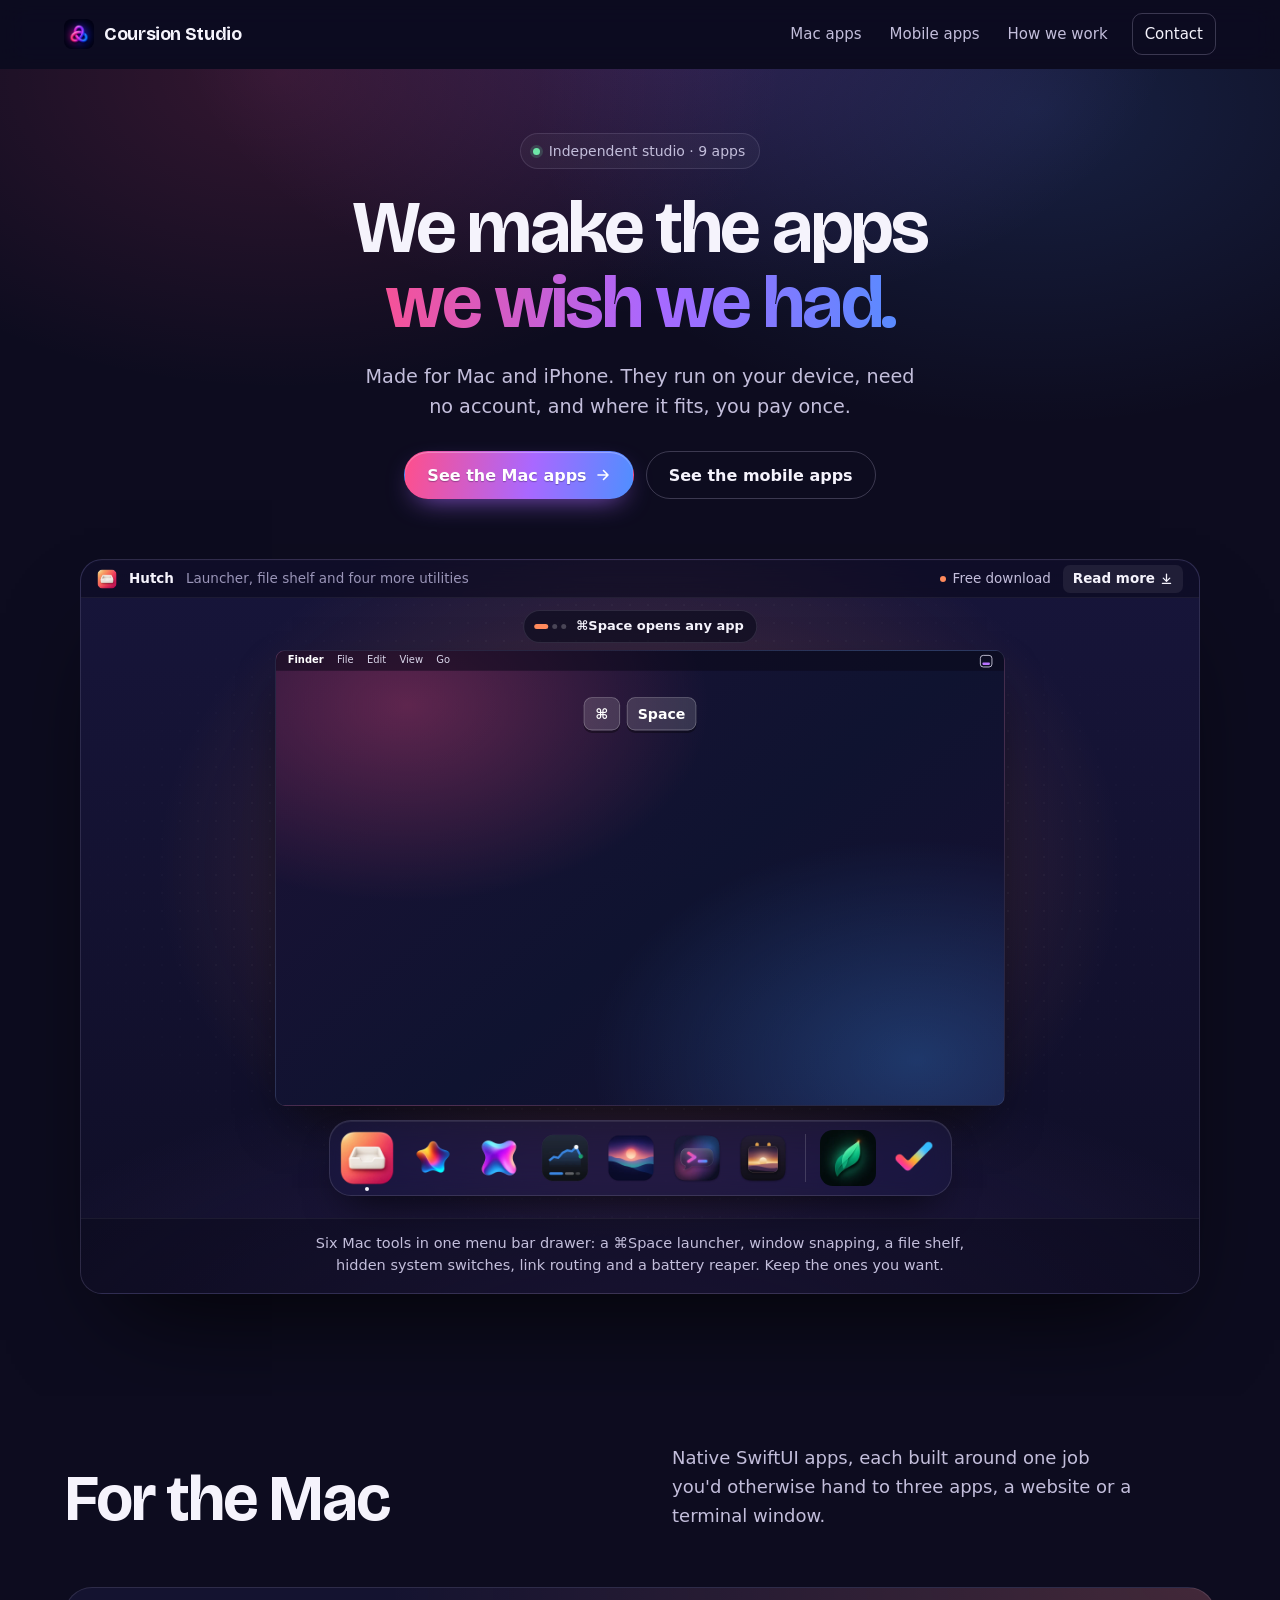
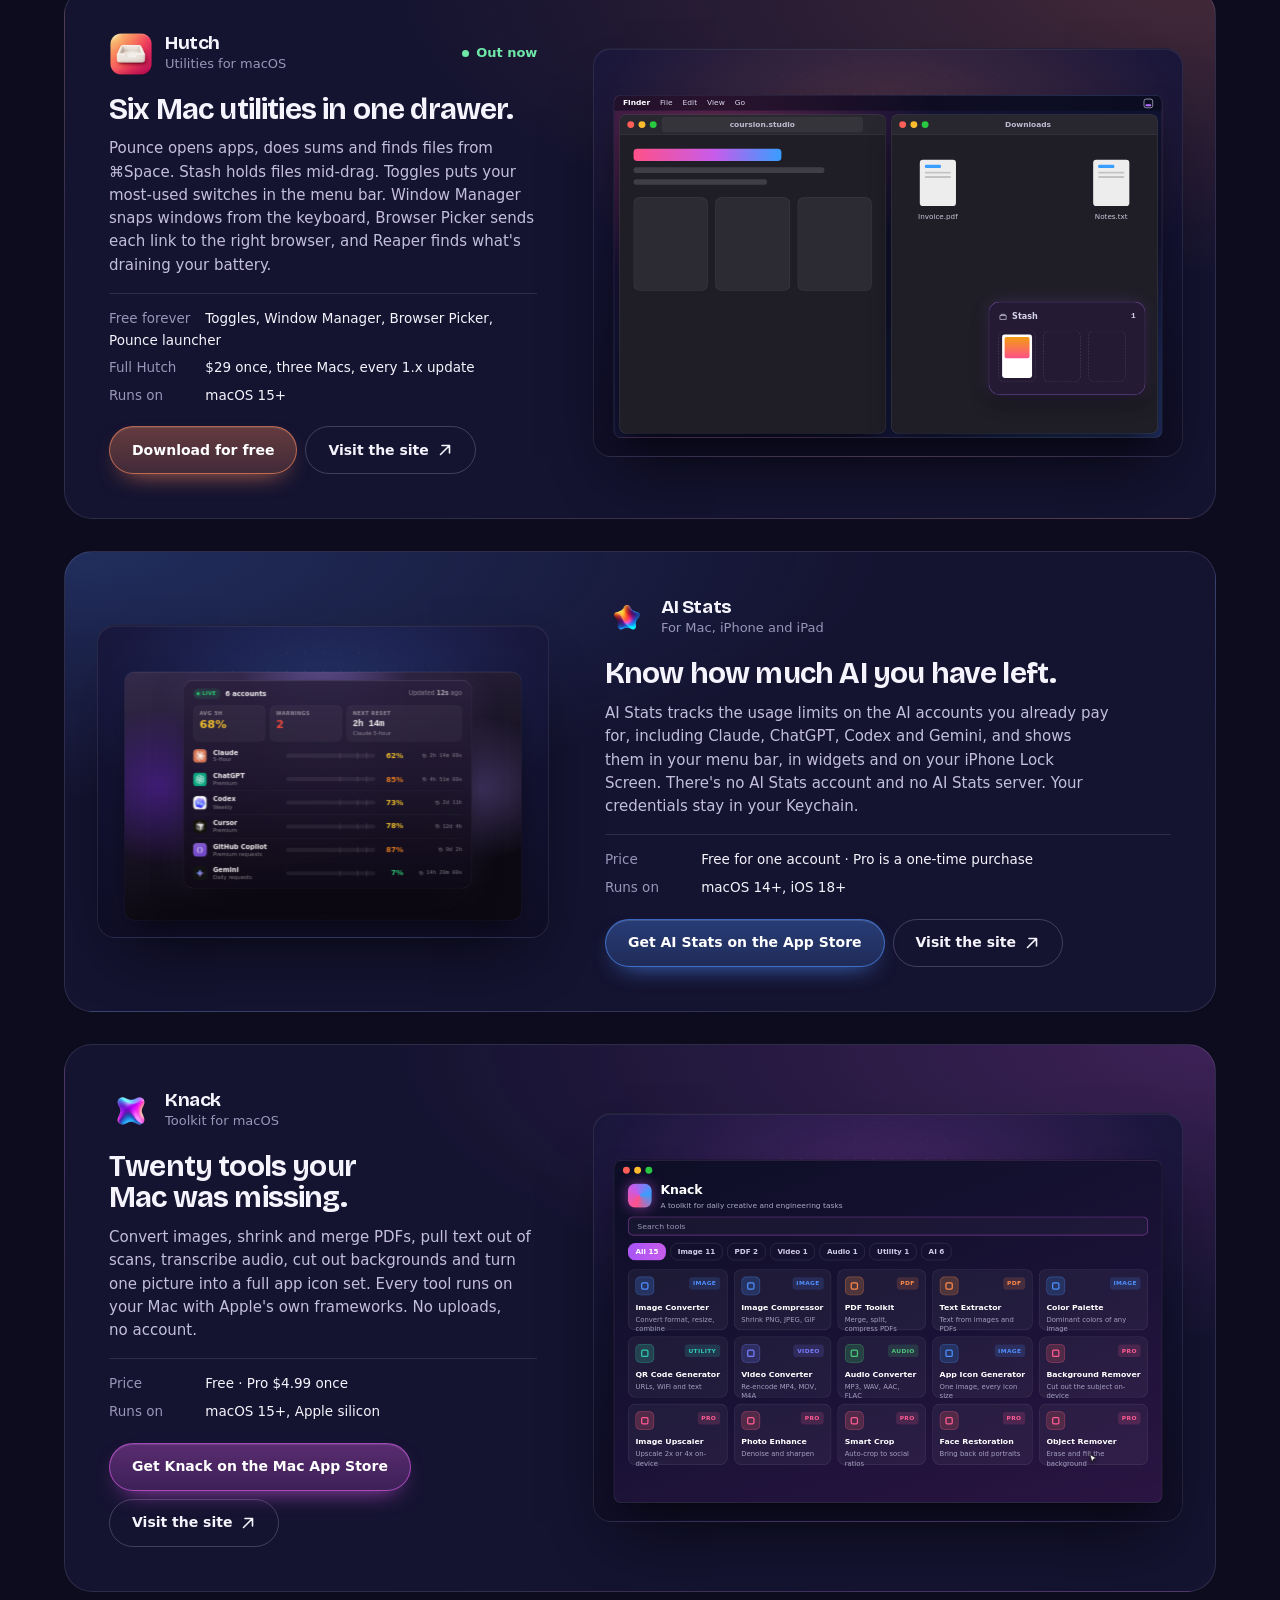
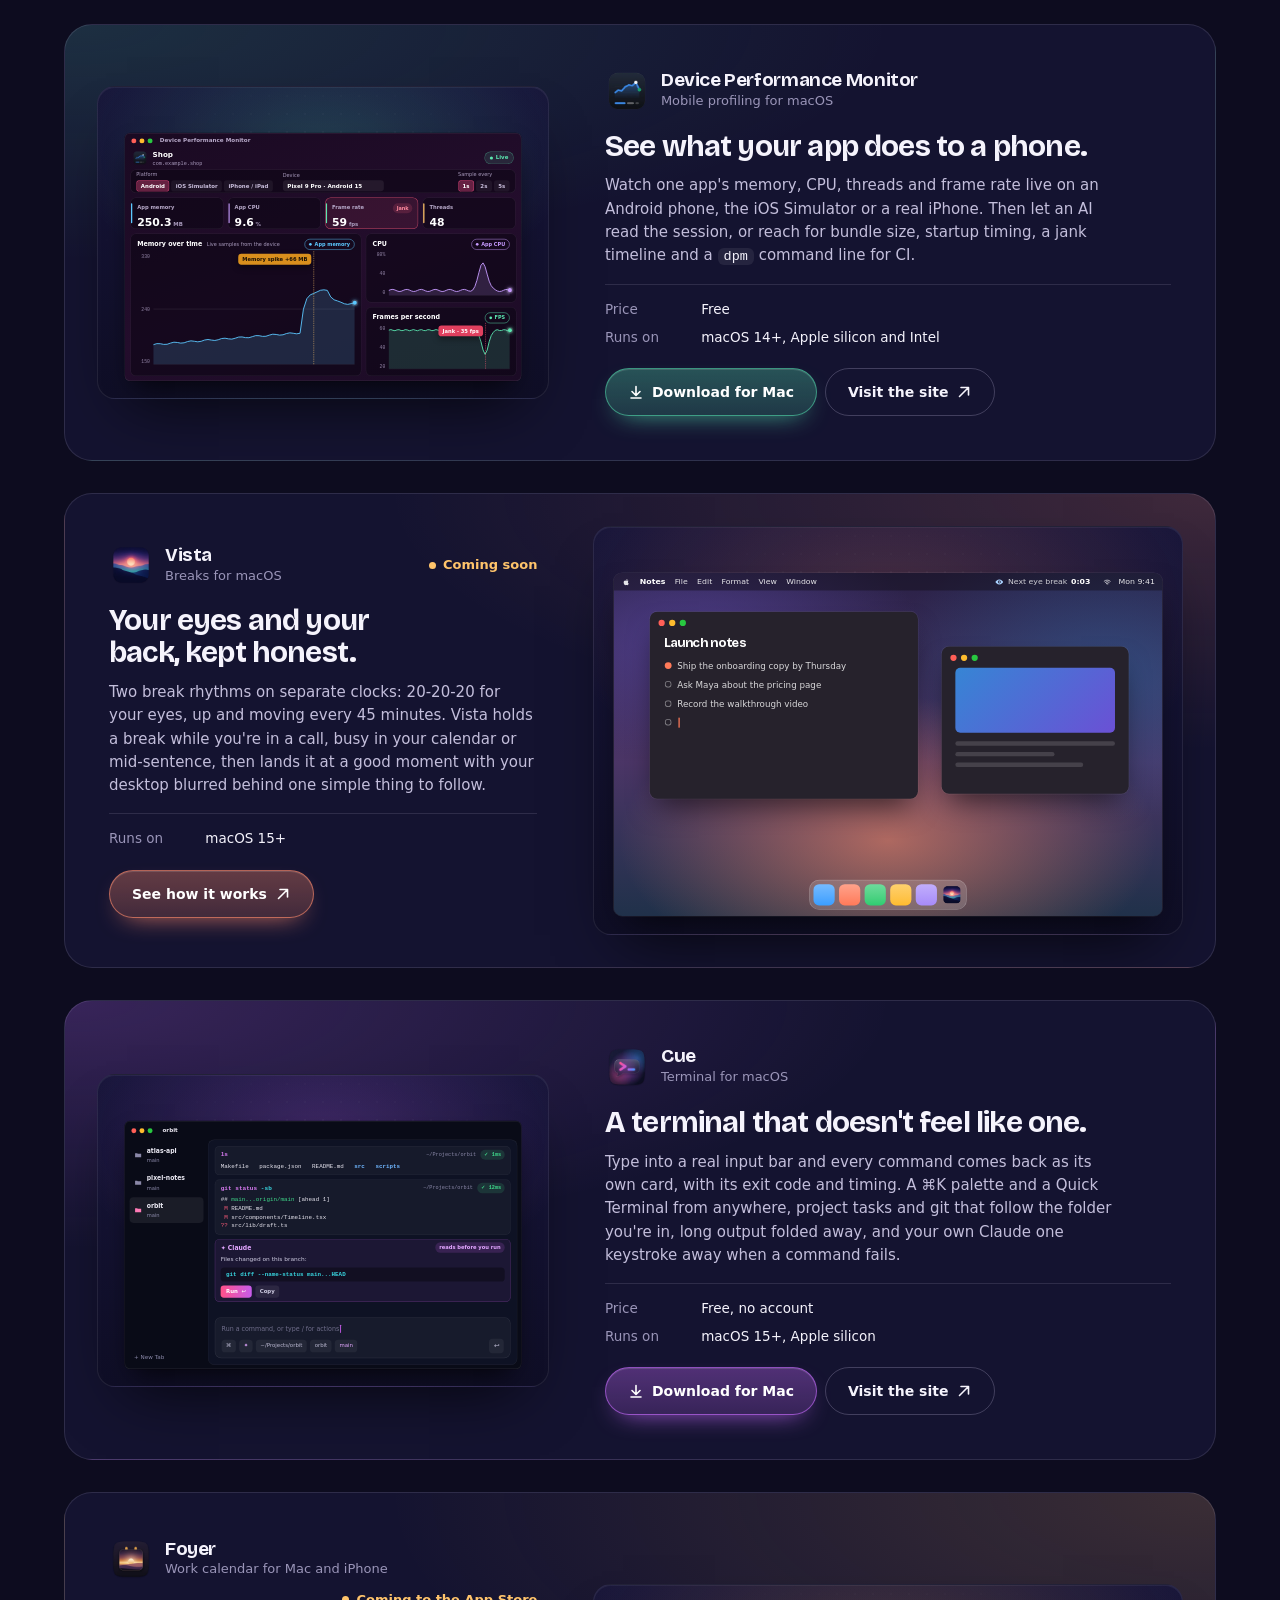
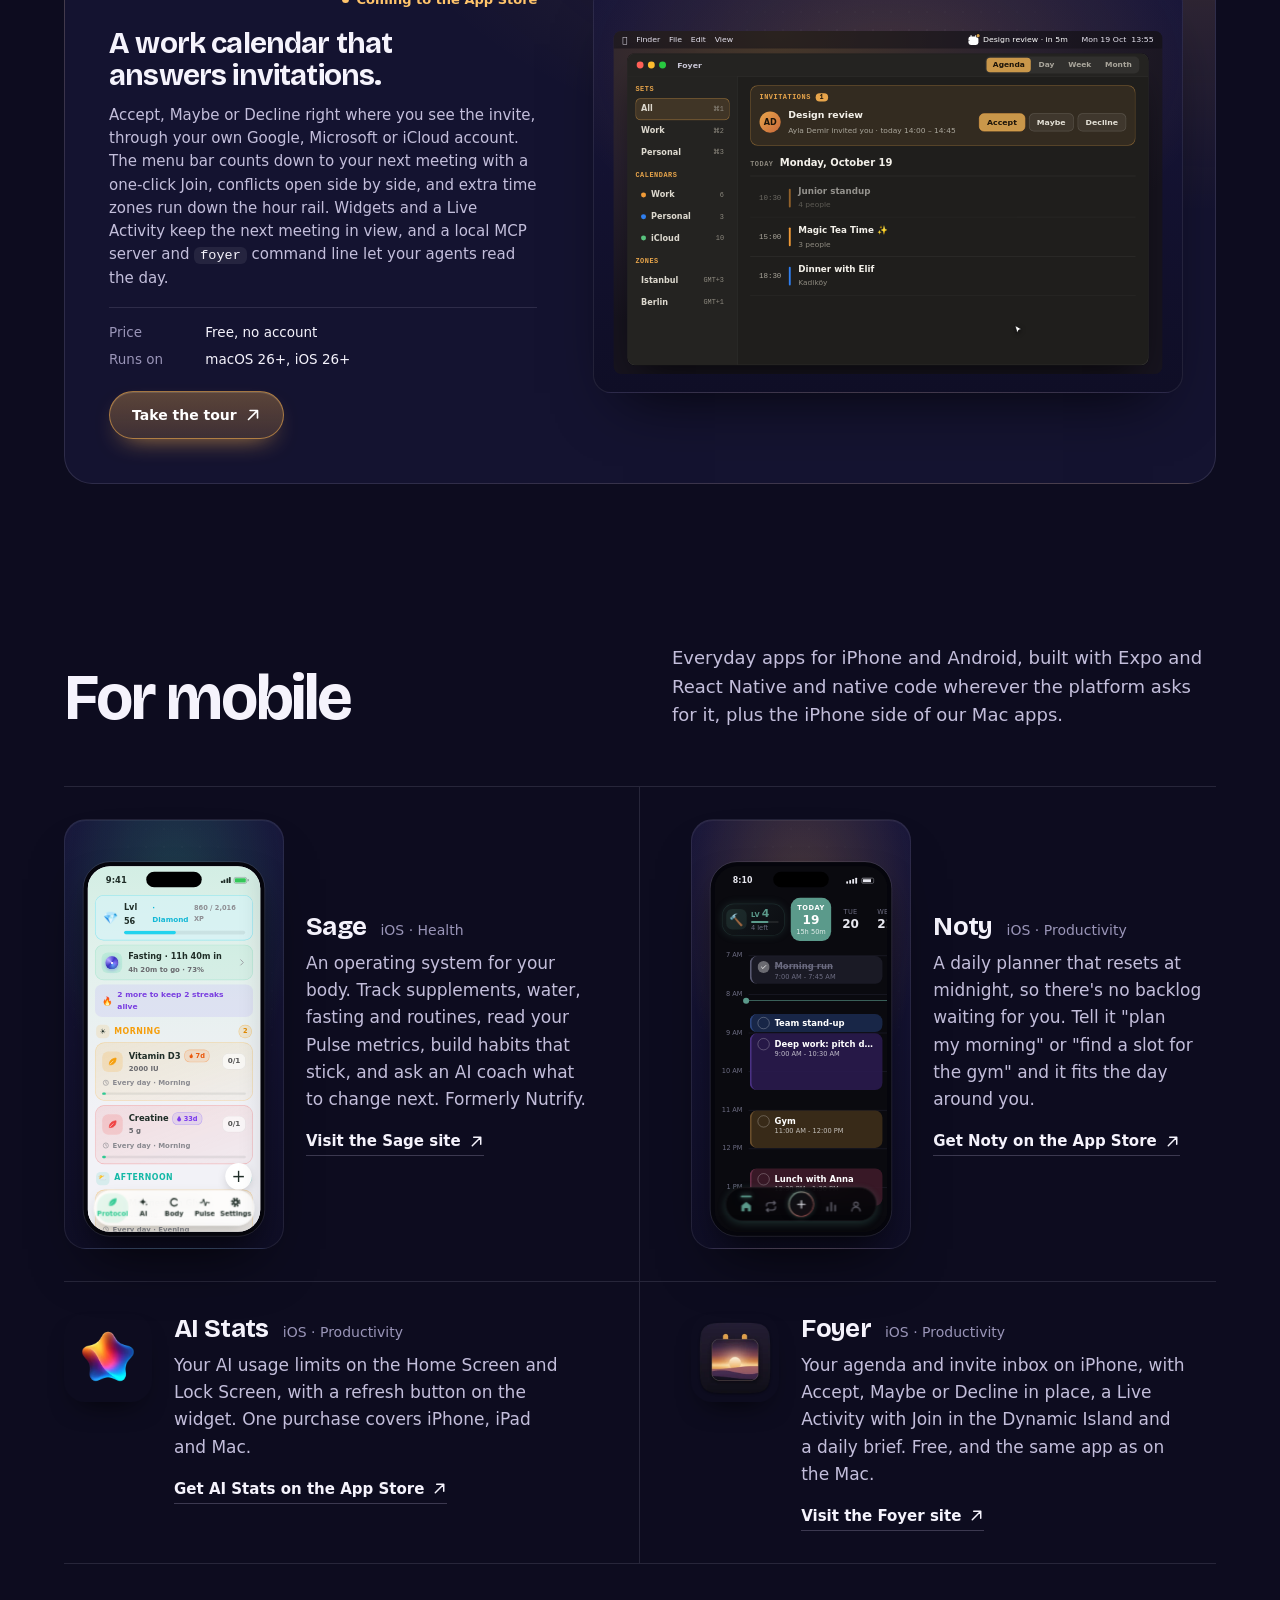
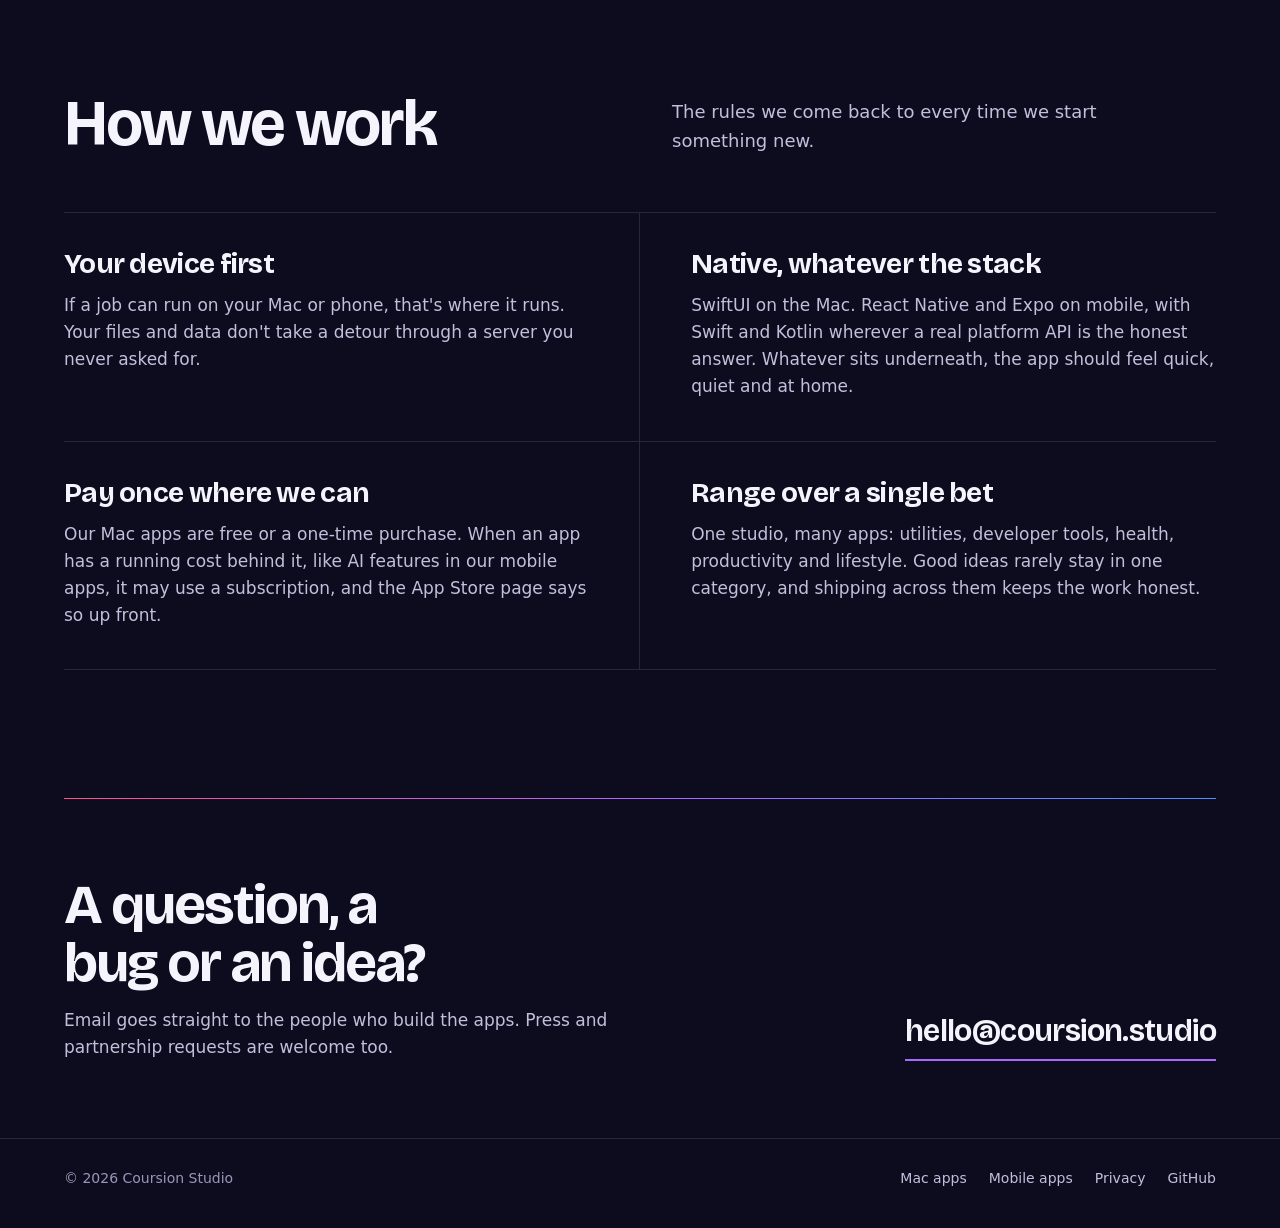
<file: index.html>
<!doctype html>
<html lang="en">
<head>
  <meta charset="utf-8" />
  <meta name="viewport" content="width=device-width, initial-scale=1" />

  <title>Coursion Studio · We make the apps we wish we had</title>
  <meta name="description" content="Coursion Studio is an independent studio making focused native apps: Hutch, AI Stats, Knack, Device Performance Monitor, Vista, Cue and Foyer for Mac, plus Sage and Noty on mobile." />
  <meta name="author" content="Coursion Studio" />
  <meta name="robots" content="index, follow, max-image-preview:large" />
  <link rel="canonical" href="https://coursion.studio/" />

  <link rel="icon" type="image/png" sizes="16x16" href="assets/favicon-16.png" />
  <link rel="icon" type="image/png" sizes="32x32" href="assets/favicon-32.png" />
  <link rel="icon" type="image/png" sizes="512x512" href="assets/icon-512.png" />
  <link rel="apple-touch-icon" sizes="180x180" href="assets/apple-touch-icon.png" />
  <link rel="preload" href="assets/fonts/bricolage-grotesque-latin.woff2" as="font" type="font/woff2" crossorigin />
  <link rel="stylesheet" href="styles.css?v=cards2" />
  <link rel="stylesheet" href="demos/demo.css?v=3" />
  <link rel="stylesheet" href="demos/foyer.css?v=3" />
  <link rel="stylesheet" href="demos/knack.css?v=2" />
  <link rel="stylesheet" href="demos/aistats.css?v=2" />
  <link rel="stylesheet" href="demos/hutch.css?v=2" />
  <link rel="stylesheet" href="demos/cue.css?v=2" />
  <link rel="stylesheet" href="demos/dpm.css?v=2" />
  <link rel="stylesheet" href="demos/vista.css?v=3" />
  <link rel="stylesheet" href="demos/sage.css?v=2" />
  <link rel="stylesheet" href="demos/noty.css?v=2" />

  <meta property="og:type" content="website" />
  <meta property="og:site_name" content="Coursion Studio" />
  <meta property="og:title" content="Coursion Studio · We make the apps we wish we had" />
  <meta property="og:description" content="An independent studio making focused native software for Mac and mobile. On your device by default. Pay once where it fits." />
  <meta property="og:image" content="https://coursion.studio/assets/og.png?v=3" />
  <meta property="og:image:width" content="1200" />
  <meta property="og:image:height" content="630" />
  <meta property="og:image:alt" content="Coursion Studio: native apps for Mac and iPhone" />
  <meta property="og:url" content="https://coursion.studio/" />
  <meta property="og:locale" content="en_US" />

  <meta name="twitter:card" content="summary_large_image" />
  <meta name="twitter:title" content="Coursion Studio · We make the apps we wish we had" />
  <meta name="twitter:description" content="An independent studio making focused native software for Mac and mobile. On your device by default. Pay once where it fits." />
  <meta name="twitter:image" content="https://coursion.studio/assets/og.png?v=3" />

  <meta name="theme-color" content="#0d0c1f" />
  <meta name="color-scheme" content="dark" />

  <script type="application/ld+json">
  {
    "@context": "https://schema.org",
    "@type": "Organization",
    "name": "Coursion Studio",
    "url": "https://coursion.studio",
    "logo": "https://coursion.studio/assets/icon-512.png",
    "email": "hello@coursion.studio",
    "description": "Independent software studio making native apps for Mac and mobile.",
    "sameAs": ["https://github.com/Coursion-Studio"]
  }
  </script>
  <script type="application/ld+json">
  {
    "@context": "https://schema.org",
    "@type": "ItemList",
    "name": "Coursion Studio apps",
    "itemListElement": [
      {"@type":"SoftwareApplication","position":1,"name":"Foyer","operatingSystem":"macOS, iOS","applicationCategory":"ProductivityApplication","url":"https://foyer.coursion.studio","offers":{"@type":"Offer","price":"0","priceCurrency":"USD"}},
      {"@type":"SoftwareApplication","position":2,"name":"Knack","operatingSystem":"macOS","applicationCategory":"UtilitiesApplication","url":"https://knack.coursion.studio","offers":{"@type":"Offer","price":"0","priceCurrency":"USD"}},
      {"@type":"SoftwareApplication","position":3,"name":"AI Stats","operatingSystem":"macOS, iOS, iPadOS","applicationCategory":"ProductivityApplication","url":"https://aistats.coursion.studio","offers":{"@type":"Offer","price":"0","priceCurrency":"USD"}},
      {"@type":"SoftwareApplication","position":4,"name":"Hutch","operatingSystem":"macOS","applicationCategory":"UtilitiesApplication","url":"https://hutch.coursion.studio"},
      {"@type":"SoftwareApplication","position":5,"name":"Cue","operatingSystem":"macOS","applicationCategory":"DeveloperApplication","url":"https://cue.coursion.studio","offers":{"@type":"Offer","price":"0","priceCurrency":"USD"}},
      {"@type":"SoftwareApplication","position":6,"name":"Device Performance Monitor","operatingSystem":"macOS","applicationCategory":"DeveloperApplication","url":"https://dpm.coursion.studio","offers":{"@type":"Offer","price":"0","priceCurrency":"USD"}},
      {"@type":"SoftwareApplication","position":7,"name":"Vista","operatingSystem":"macOS","applicationCategory":"HealthApplication","url":"https://vista.coursion.studio"},
      {"@type":"MobileApplication","position":8,"name":"Sage: Longevity & Bio Age","operatingSystem":"iOS","applicationCategory":"HealthApplication","url":"https://sage.coursion.studio"},
      {"@type":"MobileApplication","position":9,"name":"Noty: AI Daily Planner & Focus","operatingSystem":"iOS","applicationCategory":"ProductivityApplication","url":"https://apps.apple.com/us/app/noty-ai-daily-planner-focus/id1620951759"}
    ]
  }
  </script>
  <script defer src="https://polaris-backend-489776622782.europe-west1.run.app/api/v1/analytics/t.js" data-site="coursion.studio"></script>
</head>
<body>
  <svg width="0" height="0" style="position:absolute" aria-hidden="true">
    <symbol id="i-arrow" viewBox="0 0 16 16"><path d="M3 8h9.5M8.5 3.5 13 8l-4.5 4.5" fill="none" stroke="currentColor" stroke-width="1.6" stroke-linecap="round" stroke-linejoin="round"/></symbol>
    <symbol id="i-out" viewBox="0 0 16 16"><path d="M5 3.5h7.5V11M12.2 3.8 3.5 12.5" fill="none" stroke="currentColor" stroke-width="1.6" stroke-linecap="round" stroke-linejoin="round"/></symbol>
    <symbol id="i-down" viewBox="0 0 16 16"><path d="M8 2.5v8.5M4 7.5 8 11.5l4-4M3 14h10" fill="none" stroke="currentColor" stroke-width="1.6" stroke-linecap="round" stroke-linejoin="round"/></symbol>
  </svg>

  <a class="skip" href="#main">Skip to content</a>

  <header class="site-head">
    <div class="wrap">
      <a class="brand" href="./" aria-label="Coursion Studio, home">
        <img src="assets/icon-512.png" alt="" width="30" height="30" />
        Coursion Studio
      </a>
      <nav class="site-nav" aria-label="Primary">
        <a href="#mac">Mac apps</a>
        <a href="#mobile">Mobile apps</a>
        <a href="#how">How we work</a>
        <a class="nav-contact" href="#contact">Contact</a>
      </nav>
    </div>
  </header>

  <main id="main">
    <section class="hero" aria-labelledby="hero-title">
      <div class="wrap">
        <div class="hero-copy">
          <p class="hero-kicker"><span aria-hidden="true"></span>Independent studio · 9 apps</p>
          <h1 id="hero-title">We make the apps <span class="knot-text">we wish we had.</span></h1>
          <p class="hero-lede">Made for Mac and iPhone. They run on your device, need no account, and where it fits, you pay once.</p>
          <div class="hero-actions">
            <a class="btn btn-solid" href="#mac">See the Mac apps <svg aria-hidden="true"><use href="#i-arrow"/></svg></a>
            <a class="btn btn-line" href="#mobile">See the mobile apps</a>
          </div>
        </div>

        <div class="desk" style="--c:#ff8a5c" data-desk>
          <div class="desk-bar">
            <img class="desk-logo" src="assets/icons/hutch.webp" alt="" width="20" height="20" data-desk-logo />
            <b class="desk-name" data-desk-name>Hutch</b>
            <span class="desk-what" data-desk-what>Launcher, file shelf and four more utilities</span>
            <span class="desk-status" data-desk-status>Free download</span>
            <a class="desk-more" href="#hutch" data-desk-more>Read more <svg aria-hidden="true"><use href="#i-down"/></svg></a>
          </div>

          <div class="desk-screen">
            <p class="desk-caption" aria-live="polite"><span data-cap-dots aria-hidden="true"></span><span data-cap-text></span></p>
            <div class="desk-win scene" data-win="foyer" data-demo="foyer" data-kind="mac" aria-hidden="true"></div>
            <div class="desk-win scene" data-win="knack" data-demo="knack" data-kind="mac" aria-hidden="true"></div>
            <div class="desk-win scene" data-win="aistats" data-demo="aistats" data-kind="mac" aria-hidden="true"></div>
            <div class="desk-win scene is-on" data-win="hutch" data-demo="hutch" data-kind="mac" aria-hidden="true"></div>
            <div class="desk-win scene" data-win="cue" data-demo="cue" data-kind="mac" aria-hidden="true"></div>
            <div class="desk-win scene" data-win="dpm" data-demo="dpm" data-kind="mac" aria-hidden="true"></div>
            <div class="desk-win scene" data-win="vista" data-demo="vista" data-kind="mac" aria-hidden="true"></div>
            <div class="desk-win scene" data-win="sage" data-demo="sage" data-kind="phone" aria-hidden="true"></div>
            <div class="desk-win scene" data-win="noty" data-demo="noty" data-kind="phone" aria-hidden="true"></div>
            <nav class="dock" aria-label="Everything we make">
              <a href="#hutch" aria-current="true" data-app="hutch" data-about="Six Mac tools in one menu bar drawer: a ⌘Space launcher, window snapping, a file shelf, hidden system switches, link routing and a battery reaper. Keep the ones you want." data-name="Hutch" data-what="Launcher, file shelf and four more utilities" data-status="Free download" style="--c:#ff8a5c"><img src="assets/icons/hutch.webp" alt="" width="56" height="56" /><span class="dock-tip">Hutch</span></a>
              <a href="#aistats" data-app="aistats" data-about="Tracks the usage limits on the AI accounts you already pay for, like Claude, ChatGPT, Codex and Gemini, in your menu bar, widgets and Lock Screen. Your keys stay in your Keychain." data-name="AI Stats" data-what="Your AI usage limits, at a glance" data-status="App Store" style="--c:#4f8fff"><img src="assets/icons/aistats.webp" alt="" width="56" height="56" /><span class="dock-tip">AI Stats</span></a>
              <a href="#knack" data-app="knack" data-about="Convert images, shrink and merge PDFs, pull text out of scans, cut out backgrounds and make app icon sets. Every tool runs on your Mac. No uploads, no account." data-name="Knack" data-what="Twenty on-device tools in one window" data-status="App Store" style="--c:#e25cf0"><img src="assets/icons/knack.webp" alt="" width="56" height="56" /><span class="dock-tip">Knack</span></a>
              <a href="#dpm" data-app="dpm" data-about="Watch one app's memory, CPU, threads and frame rate live on an Android phone, the iOS Simulator or a real iPhone, then let an AI read the session." data-name="Device Performance Monitor" data-what="Live memory, CPU and FPS for your mobile app" data-status="Download" style="--c:#4fd1a5"><img src="assets/icons/dpm.webp" alt="" width="56" height="56" /><span class="dock-tip">Device Performance Monitor</span></a>
              <a href="#vista" data-app="vista" data-about="20-20-20 breaks for your eyes and a nudge to move every 45 minutes. Vista waits out calls and busy moments, then lands each break at a good time." data-name="Vista" data-what="Eye and movement breaks for the Mac" data-status="Coming soon" style="--c:#ff8a6b"><img src="assets/icons/vista.webp" alt="" width="56" height="56" /><span class="dock-tip">Vista</span></a>
              <a href="#cue" data-app="cue" data-about="Every command comes back as its own card with its exit code and timing. A ⌘K palette, git that follows the folder you're in, and Claude one keystroke away when something fails." data-name="Cue" data-what="A terminal that doesn't feel like one" data-status="Download" style="--c:#c86bff"><img src="assets/icons/cue.webp" alt="" width="56" height="56" /><span class="dock-tip">Cue</span></a>
              <a href="#foyer" data-app="foyer" data-about="A calendar for work. Answer invites in place through your own Google, Microsoft or iCloud account, see conflicts side by side, and join the next call from the menu bar." data-name="Foyer" data-what="A work calendar that answers invitations" data-status="Coming soon" style="--c:#e8a54b"><img src="assets/icons/foyer.webp" alt="" width="56" height="56" /><span class="dock-tip">Foyer</span></a>
              <span class="dock-sep" aria-hidden="true"></span>
              <a href="#sage" data-app="sage" data-about="Track supplements, water, fasting and routines on your iPhone, read your Pulse metrics, and ask an AI coach what to change next." data-name="Sage" data-what="Longevity coach for iPhone: supplements, fasting, water" data-status="App Store" style="--c:#3ddc97"><img src="assets/icons/sage.webp" alt="" width="56" height="56" /><span class="dock-tip">Sage · iOS</span></a>
              <a href="#noty" data-app="noty" data-about="A daily planner that resets at midnight, so no backlog waits for you. Say “plan my morning” and it fits the day around you." data-name="Noty" data-what="A daily planner for iPhone that starts fresh each day" data-status="App Store" style="--c:#ffb547"><img src="assets/icons/noty.webp" alt="" width="56" height="56" /><span class="dock-tip">Noty · iOS</span></a>
            </nav>
          </div>

          <p class="desk-about" data-desk-about>Six Mac tools in one menu bar drawer: a ⌘Space launcher, window snapping, a file shelf, hidden system switches, link routing and a battery reaper. Keep the ones you want.</p>
        </div>
      </div>
    </section>

    <div class="wrap">
      <section id="mac" aria-labelledby="mac-title">
        <div class="section-intro">
          <h2 id="mac-title">For the Mac</h2>
          <p>Native SwiftUI apps, each built around one job you'd otherwise hand to three apps, a website or a terminal window.</p>
        </div>

        <article class="product product-hutch" id="hutch" aria-labelledby="hutch-title">
          <div class="product-grid">
            <div class="product-copy">
              <div class="product-id">
                <img src="assets/icons/hutch.webp" alt="" width="56" height="56" />
                <div><div class="name">Hutch</div><div class="kind">Utilities for macOS</div></div>
                <span class="id-status"><span class="status live">Out now</span></span>
              </div>
              <h3 id="hutch-title">Six Mac utilities in one drawer.</h3>
              <p>Pounce opens apps, does sums and finds files from ⌘Space. Stash holds files mid-drag. Toggles puts your most-used switches in the menu bar. Window Manager snaps windows from the keyboard, Browser Picker sends each link to the right browser, and Reaper finds what's draining your battery.</p>
              <ul class="facts-mini"><li><span>Free forever</span> Toggles, Window Manager, Browser Picker, Pounce launcher</li><li><span>Full Hutch</span> $29 once, three Macs, every 1.x update</li><li><span>Runs on</span> macOS 15+</li></ul>
              <div class="product-actions">
                <a class="btn btn-solid" href="https://github.com/Coursion-Studio/hutch/releases/latest">Download for free</a>
                <a class="btn btn-line" href="https://hutch.coursion.studio">Visit the site <svg aria-hidden="true"><use href="#i-out"/></svg></a>
              </div>
            </div>
            <div class="stage" data-stage>
              <p class="desk-caption" aria-live="off"><span data-cap-dots aria-hidden="true"></span><span data-cap-text></span></p>
              <div class="scene is-on" data-demo="hutch" data-kind="mac" aria-hidden="true"></div>
            </div>
          </div>
        </article>

        <article class="product product-aistats flip" id="aistats" aria-labelledby="aistats-title">
          <div class="product-grid">
            <div class="product-copy">
              <div class="product-id">
                <img src="assets/icons/aistats.webp" alt="" width="56" height="56" />
                <div><div class="name">AI Stats</div><div class="kind">For Mac, iPhone and iPad</div></div>
              </div>
              <h3 id="aistats-title">Know how much AI you have left.</h3>
              <p>AI Stats tracks the usage limits on the AI accounts you already pay for, including Claude, ChatGPT, Codex and Gemini, and shows them in your menu bar, in widgets and on your iPhone Lock Screen. There's no AI Stats account and no AI Stats server. Your credentials stay in your Keychain.</p>
              <ul class="facts-mini"><li><span>Price</span> Free for one account · Pro is a one-time purchase</li><li><span>Runs on</span> macOS 14+, iOS 18+</li></ul>
              <div class="product-actions">
                <a class="btn btn-solid" href="https://apps.apple.com/us/app/aistats-ai-usage-tracker/id6762005507">Get AI Stats on the App Store</a>
                <a class="btn btn-line" href="https://aistats.coursion.studio">Visit the site <svg aria-hidden="true"><use href="#i-out"/></svg></a>
              </div>
            </div>
            <div class="stage" data-stage>
              <p class="desk-caption" aria-live="off"><span data-cap-dots aria-hidden="true"></span><span data-cap-text></span></p>
              <div class="scene is-on" data-demo="aistats" data-kind="mac" aria-hidden="true"></div>
            </div>
          </div>
        </article>

        <article class="product product-knack" id="knack" aria-labelledby="knack-title">
          <div class="product-grid">
            <div class="product-copy">
              <div class="product-id">
                <img src="assets/icons/knack.webp" alt="" width="56" height="56" />
                <div><div class="name">Knack</div><div class="kind">Toolkit for macOS</div></div>
              </div>
              <h3 id="knack-title">Twenty tools your Mac was missing.</h3>
              <p>Convert images, shrink and merge PDFs, pull text out of scans, transcribe audio, cut out backgrounds and turn one picture into a full app icon set. Every tool runs on your Mac with Apple's own frameworks. No uploads, no account.</p>
              <ul class="facts-mini"><li><span>Price</span> Free · Pro $4.99 once</li><li><span>Runs on</span> macOS 15+, Apple silicon</li></ul>
              <div class="product-actions">
                <a class="btn btn-solid" href="https://apps.apple.com/us/app/knack-all-in-one-toolkit/id6762058455">Get Knack on the Mac App Store</a>
                <a class="btn btn-line" href="https://knack.coursion.studio">Visit the site <svg aria-hidden="true"><use href="#i-out"/></svg></a>
              </div>
            </div>
            <div class="stage" data-stage>
              <p class="desk-caption" aria-live="off"><span data-cap-dots aria-hidden="true"></span><span data-cap-text></span></p>
              <div class="scene is-on" data-demo="knack" data-kind="mac" aria-hidden="true"></div>
            </div>
          </div>
        </article>

        <article class="product product-dpm flip" id="dpm" aria-labelledby="dpm-title">
          <div class="product-grid">
            <div class="product-copy">
              <div class="product-id">
                <img src="assets/icons/dpm.webp" alt="" width="56" height="56" />
                <div><div class="name">Device Performance Monitor</div><div class="kind">Mobile profiling for macOS</div></div>
              </div>
              <h3 id="dpm-title">See what your app does to a phone.</h3>
              <p>Watch one app's memory, CPU, threads and frame rate live on an Android phone, the iOS Simulator or a real iPhone. Then let an AI read the session, or reach for bundle size, startup timing, a jank timeline and a <code>dpm</code> command line for CI.</p>
              <ul class="facts-mini"><li><span>Price</span> Free</li><li><span>Runs on</span> macOS 14+, Apple silicon and Intel</li></ul>
              <div class="product-actions">
                <a class="btn btn-solid" href="https://github.com/Coursion-Studio/device-performance-monitor-website/releases/latest"><svg aria-hidden="true"><use href="#i-down"/></svg> Download for Mac</a>
                <a class="btn btn-line" href="https://dpm.coursion.studio">Visit the site <svg aria-hidden="true"><use href="#i-out"/></svg></a>
              </div>
            </div>
            <div class="stage" data-stage>
              <p class="desk-caption" aria-live="off"><span data-cap-dots aria-hidden="true"></span><span data-cap-text></span></p>
              <div class="scene is-on" data-demo="dpm" data-kind="mac" aria-hidden="true"></div>
            </div>
          </div>
        </article>

        <article class="product product-vista" id="vista" aria-labelledby="vista-title">
          <div class="product-grid">
            <div class="product-copy">
              <div class="product-id">
                <img src="assets/icons/vista.webp" alt="" width="56" height="56" />
                <div><div class="name">Vista</div><div class="kind">Breaks for macOS</div></div>
                <span class="id-status"><span class="status soon">Coming soon</span></span>
              </div>
              <h3 id="vista-title">Your eyes and your back, kept honest.</h3>
              <p>Two break rhythms on separate clocks: 20-20-20 for your eyes, up and moving every 45 minutes. Vista holds a break while you're in a call, busy in your calendar or mid-sentence, then lands it at a good moment with your desktop blurred behind one simple thing to follow.</p>
              <ul class="facts-mini"><li><span>Runs on</span> macOS 15+</li></ul>
              <div class="product-actions">
                <a class="btn btn-solid" href="https://vista.coursion.studio">See how it works <svg aria-hidden="true"><use href="#i-out"/></svg></a>
              </div>
            </div>
            <div class="stage" data-stage>
              <p class="desk-caption" aria-live="off"><span data-cap-dots aria-hidden="true"></span><span data-cap-text></span></p>
              <div class="scene is-on" data-demo="vista" data-kind="mac" aria-hidden="true"></div>
            </div>
          </div>
        </article>

        <article class="product product-cue flip" id="cue" aria-labelledby="cue-title">
          <div class="product-grid">
            <div class="product-copy">
              <div class="product-id">
                <img src="assets/icons/cue.webp" alt="" width="56" height="56" />
                <div><div class="name">Cue</div><div class="kind">Terminal for macOS</div></div>
              </div>
              <h3 id="cue-title">A terminal that doesn't feel like one.</h3>
              <p>Type into a real input bar and every command comes back as its own card, with its exit code and timing. A ⌘K palette and a Quick Terminal from anywhere, project tasks and git that follow the folder you're in, long output folded away, and your own Claude one keystroke away when a command fails.</p>
              <ul class="facts-mini"><li><span>Price</span> Free, no account</li><li><span>Runs on</span> macOS 15+, Apple silicon</li></ul>
              <div class="product-actions">
                <a class="btn btn-solid" href="https://github.com/Coursion-Studio/cue/releases/latest/download/Cue.dmg"><svg aria-hidden="true"><use href="#i-down"/></svg> Download for Mac</a>
                <a class="btn btn-line" href="https://cue.coursion.studio">Visit the site <svg aria-hidden="true"><use href="#i-out"/></svg></a>
              </div>
            </div>
            <div class="stage" data-stage>
              <p class="desk-caption" aria-live="off"><span data-cap-dots aria-hidden="true"></span><span data-cap-text></span></p>
              <div class="scene is-on" data-demo="cue" data-kind="mac" aria-hidden="true"></div>
            </div>
          </div>
        </article>

        <article class="product product-foyer" id="foyer" aria-labelledby="foyer-title">
          <div class="product-grid">
            <div class="product-copy">
              <div class="product-id">
                <img src="assets/icons/foyer.webp" alt="" width="56" height="56" />
                <div><div class="name">Foyer</div><div class="kind">Work calendar for Mac and iPhone</div></div>
                <span class="id-status"><span class="status soon">Coming to the App Store</span></span>
              </div>
              <h3 id="foyer-title">A work calendar that answers invitations.</h3>
              <p>Accept, Maybe or Decline right where you see the invite, through your own Google, Microsoft or iCloud account. The menu bar counts down to your next meeting with a one-click Join, conflicts open side by side, and extra time zones run down the hour rail. Widgets and a Live Activity keep the next meeting in view, and a local MCP server and <code>foyer</code> command line let your agents read the day.</p>
              <ul class="facts-mini"><li><span>Price</span> Free, no account</li><li><span>Runs on</span> macOS 26+, iOS 26+</li></ul>
              <div class="product-actions">
                <a class="btn btn-solid" href="https://foyer.coursion.studio">Take the tour <svg aria-hidden="true"><use href="#i-out"/></svg></a>
              </div>
            </div>
            <div class="stage" data-stage>
              <p class="desk-caption" aria-live="off"><span data-cap-dots aria-hidden="true"></span><span data-cap-text></span></p>
              <div class="scene is-on" data-demo="foyer" data-kind="mac" aria-hidden="true"></div>
            </div>
          </div>
        </article>
      </section>

      <section id="mobile" aria-labelledby="mobile-title">
        <div class="section-intro">
          <h2 id="mobile-title">For mobile</h2>
          <p>Everyday apps for iPhone and Android, built with Expo and React Native and native code wherever the platform asks for it, plus the iPhone side of our Mac apps.</p>
        </div>

        <div class="phones">
          <article class="phone-app has-stage" id="sage" style="--c:#3ddc97">
            <div class="stage stage-phone" data-stage>
              <p class="desk-caption" aria-live="off"><span data-cap-dots aria-hidden="true"></span><span data-cap-text></span></p>
              <div class="scene is-on" data-demo="sage" data-kind="phone" aria-hidden="true"></div>
            </div>
            <img src="assets/icons/sage.webp" alt="" width="88" height="88" loading="lazy" />
            <div>
              <div class="top"><h3>Sage</h3><span class="cat">iOS · Health</span></div>
              <p>An operating system for your body. Track supplements, water, fasting and routines, read your Pulse metrics, build habits that stick, and ask an AI coach what to change next. Formerly Nutrify.</p>
              <a class="store" href="https://sage.coursion.studio">Visit the Sage site <svg aria-hidden="true"><use href="#i-out"/></svg></a>
            </div>
          </article>

          <article class="phone-app has-stage" id="noty" style="--c:#ffb547">
            <div class="stage stage-phone" data-stage>
              <p class="desk-caption" aria-live="off"><span data-cap-dots aria-hidden="true"></span><span data-cap-text></span></p>
              <div class="scene is-on" data-demo="noty" data-kind="phone" aria-hidden="true"></div>
            </div>
            <img src="assets/icons/noty.webp" alt="" width="88" height="88" loading="lazy" />
            <div>
              <div class="top"><h3>Noty</h3><span class="cat">iOS · Productivity</span></div>
              <p>A daily planner that resets at midnight, so there's no backlog waiting for you. Tell it "plan my morning" or "find a slot for the gym" and it fits the day around you.</p>
              <a class="store" href="https://apps.apple.com/us/app/noty-ai-daily-planner-focus/id1620951759">Get Noty on the App Store <svg aria-hidden="true"><use href="#i-out"/></svg></a>
            </div>
          </article>

          <article class="phone-app" id="aistats-ios" style="--c:#4f8fff">
            <img src="assets/icons/aistats.webp" alt="" width="88" height="88" loading="lazy" />
            <div>
              <div class="top"><h3>AI Stats</h3><span class="cat">iOS · Productivity</span></div>
              <p>Your AI usage limits on the Home Screen and Lock Screen, with a refresh button on the widget. One purchase covers iPhone, iPad and Mac.</p>
              <a class="store" href="https://apps.apple.com/us/app/aistats-ai-usage-tracker/id6762005507">Get AI Stats on the App Store <svg aria-hidden="true"><use href="#i-out"/></svg></a>
            </div>
          </article>

          <article class="phone-app" id="foyer-ios" style="--c:#e8a54b">
            <img src="assets/icons/foyer.webp" alt="" width="88" height="88" loading="lazy" />
            <div>
              <div class="top"><h3>Foyer</h3><span class="cat">iOS · Productivity</span></div>
              <p>Your agenda and invite inbox on iPhone, with Accept, Maybe or Decline in place, a Live Activity with Join in the Dynamic Island and a daily brief. Free, and the same app as on the Mac.</p>
              <a class="store" href="https://foyer.coursion.studio">Visit the Foyer site <svg aria-hidden="true"><use href="#i-out"/></svg></a>
            </div>
          </article>
        </div>
      </section>

      <section id="how" aria-labelledby="how-title">
        <div class="section-intro">
          <h2 id="how-title">How we work</h2>
          <p>The rules we come back to every time we start something new.</p>
        </div>
        <div class="principles">
          <div class="principle">
            <h3>Your device first</h3>
            <p>If a job can run on your Mac or phone, that's where it runs. Your files and data don't take a detour through a server you never asked for.</p>
          </div>
          <div class="principle">
            <h3>Native, whatever the stack</h3>
            <p>SwiftUI on the Mac. React Native and Expo on mobile, with Swift and Kotlin wherever a real platform API is the honest answer. Whatever sits underneath, the app should feel quick, quiet and at home.</p>
          </div>
          <div class="principle">
            <h3>Pay once where we can</h3>
            <p>Our Mac apps are free or a one-time purchase. When an app has a running cost behind it, like AI features in our mobile apps, it may use a subscription, and the App Store page says so up front.</p>
          </div>
          <div class="principle">
            <h3>Range over a single bet</h3>
            <p>One studio, many apps: utilities, developer tools, health, productivity and lifestyle. Good ideas rarely stay in one category, and shipping across them keeps the work honest.</p>
          </div>
        </div>
      </section>

      <section class="contact" id="contact" aria-labelledby="contact-title">
        <div class="contact-grid">
          <div>
            <h2 id="contact-title">A question, a bug or an idea?</h2>
            <p>Email goes straight to the people who build the apps. Press and partnership requests are welcome too.</p>
          </div>
          <a class="mail" href="mailto:hello@coursion.studio">hello@coursion.studio</a>
        </div>
      </section>
    </div>
  </main>

  <footer class="site-foot">
    <div class="wrap">
      <span>© 2026 Coursion Studio</span>
      <nav aria-label="Footer">
        <a href="#mac">Mac apps</a>
        <a href="#mobile">Mobile apps</a>
        <a href="privacy.html">Privacy</a>
        <a href="https://github.com/Coursion-Studio">GitHub</a>
      </nav>
    </div>
  </footer>

  <script src="demos/demo.js?v=3"></script>
  <script src="demos/foyer.js?v=3"></script>
  <script src="demos/knack.js?v=2"></script>
  <script src="demos/aistats.js?v=2"></script>
  <script src="demos/hutch.js?v=2"></script>
  <script src="demos/cue.js?v=2"></script>
  <script src="demos/dpm.js?v=2"></script>
  <script src="demos/vista.js?v=3"></script>
  <script src="demos/sage.js?v=2"></script>
  <script src="demos/noty.js?v=2"></script>
  <script>
    (function () {
      var head = document.querySelector(".site-head");
      function onScroll() { head.classList.toggle("scrolled", window.scrollY > 8); }
      onScroll();
      window.addEventListener("scroll", onScroll, { passive: true });
    })();
    (function () {
      var desk = document.querySelector("[data-desk]");
      if (!desk || !window.Demos) return;
      var items = Array.prototype.slice.call(desk.querySelectorAll(".dock a"));
      var wins = desk.querySelectorAll("[data-win]");
      var cap = desk.querySelector(".desk-caption");
      var name = desk.querySelector("[data-desk-name]");
      var what = desk.querySelector("[data-desk-what]");
      var status = desk.querySelector("[data-desk-status]");
      var more = desk.querySelector("[data-desk-more]");
      var logo = desk.querySelector("[data-desk-logo]");
      var aboutEl = desk.querySelector("[data-desk-about]");
      var still = /[?&]static\b/.test(location.search) || window.matchMedia("(prefers-reduced-motion: reduce)").matches;
      var current = 0;
      var touring = true;
      var hovering = false;
      var visible = false;

      function select(i) {
        current = (i + items.length) % items.length;
        var a = items[current];
        items.forEach(function (el) { el.setAttribute("aria-current", el === a ? "true" : "false"); });
        Array.prototype.forEach.call(wins, function (w) { w.classList.toggle("is-on", w.getAttribute("data-win") === a.dataset.app); });
        desk.style.setProperty("--c", a.style.getPropertyValue("--c"));
        name.textContent = a.dataset.name;
        what.textContent = a.dataset.what;
        status.textContent = a.dataset.status;
        more.setAttribute("href", a.getAttribute("href"));
        logo.src = a.querySelector("img").src;
        aboutEl.textContent = a.dataset.about;
      }

      function play() {
        var scene = desk.querySelector('[data-win="' + items[current].dataset.app + '"]');
        if (still) return Demos.play(scene, cap, { still: true });
        if (!visible) return Demos.stop(scene.parentElement);
        Demos.play(scene, cap, touring ? { onDone: advance } : null);
      }

      function advance() {
        if (!hovering) {
          if (current === items.length - 1) touring = false;
          select(current + 1);
        }
        play();
      }

      function choose(i) {
        touring = false;
        select(i);
        play();
      }

      items.forEach(function (a, i) {
        a.addEventListener("click", function (e) {
          if (i === current && !touring) return;
          e.preventDefault();
          choose(i);
        });
        a.addEventListener("keydown", function (e) {
          var step = e.key === "ArrowRight" ? 1 : e.key === "ArrowLeft" ? -1 : 0;
          if (!step) return;
          e.preventDefault();
          choose(current + step);
          items[current].focus();
        });
      });

      desk.addEventListener("mouseenter", function () { hovering = true; });
      desk.addEventListener("mouseleave", function () { hovering = false; });

      Demos.mountAll();
      var pick = (location.search.match(/[?&]demo=([a-z]+)/) || [])[1];
      var start = items.findIndex(function (a) { return a.dataset.app === pick; });
      if (start > 0 || pick) touring = start < 0;
      select(Math.max(start, 0));
      if (still || !("IntersectionObserver" in window)) { visible = true; play(); return; }
      new IntersectionObserver(function (entries) {
        var was = visible;
        visible = entries[0].isIntersecting;
        if (visible !== was) play();
      }, { threshold: 0.3 }).observe(desk);
    })();
    (function () {
      if (!window.Demos || !("IntersectionObserver" in window)) return;
      var stages = Array.prototype.slice.call(document.querySelectorAll("[data-stage]"));
      var still = /[?&]static\b/.test(location.search) || window.matchMedia("(prefers-reduced-motion: reduce)").matches;
      var ratios = new Map();
      var active = null;
      function scene(st) { return st.querySelector(".scene"); }
      function cap(st) { return st.querySelector(".desk-caption"); }
      stages.forEach(function (st) {
        if (still) Demos.play(scene(st), null, { still: true });
      });
      if (still) return;
      function pick() {
        var best = null, bestR = 0.55;
        ratios.forEach(function (r, st) { if (r > bestR) { best = st; bestR = r; } });
        if (best === active) return;
        if (active) { Demos.stop(active); cap(active).style.opacity = "0"; }
        active = best;
        if (active) Demos.play(scene(active), cap(active));
      }
      var io = new IntersectionObserver(function (entries) {
        entries.forEach(function (e) { ratios.set(e.target, e.intersectionRatio); });
        pick();
      }, { threshold: [0, 0.25, 0.55, 0.75, 1] });
      stages.forEach(function (st) {
        Demos.play(scene(st), null, { still: true });
        io.observe(st);
      });
    })();
  </script>
</body>
</html>
</file>
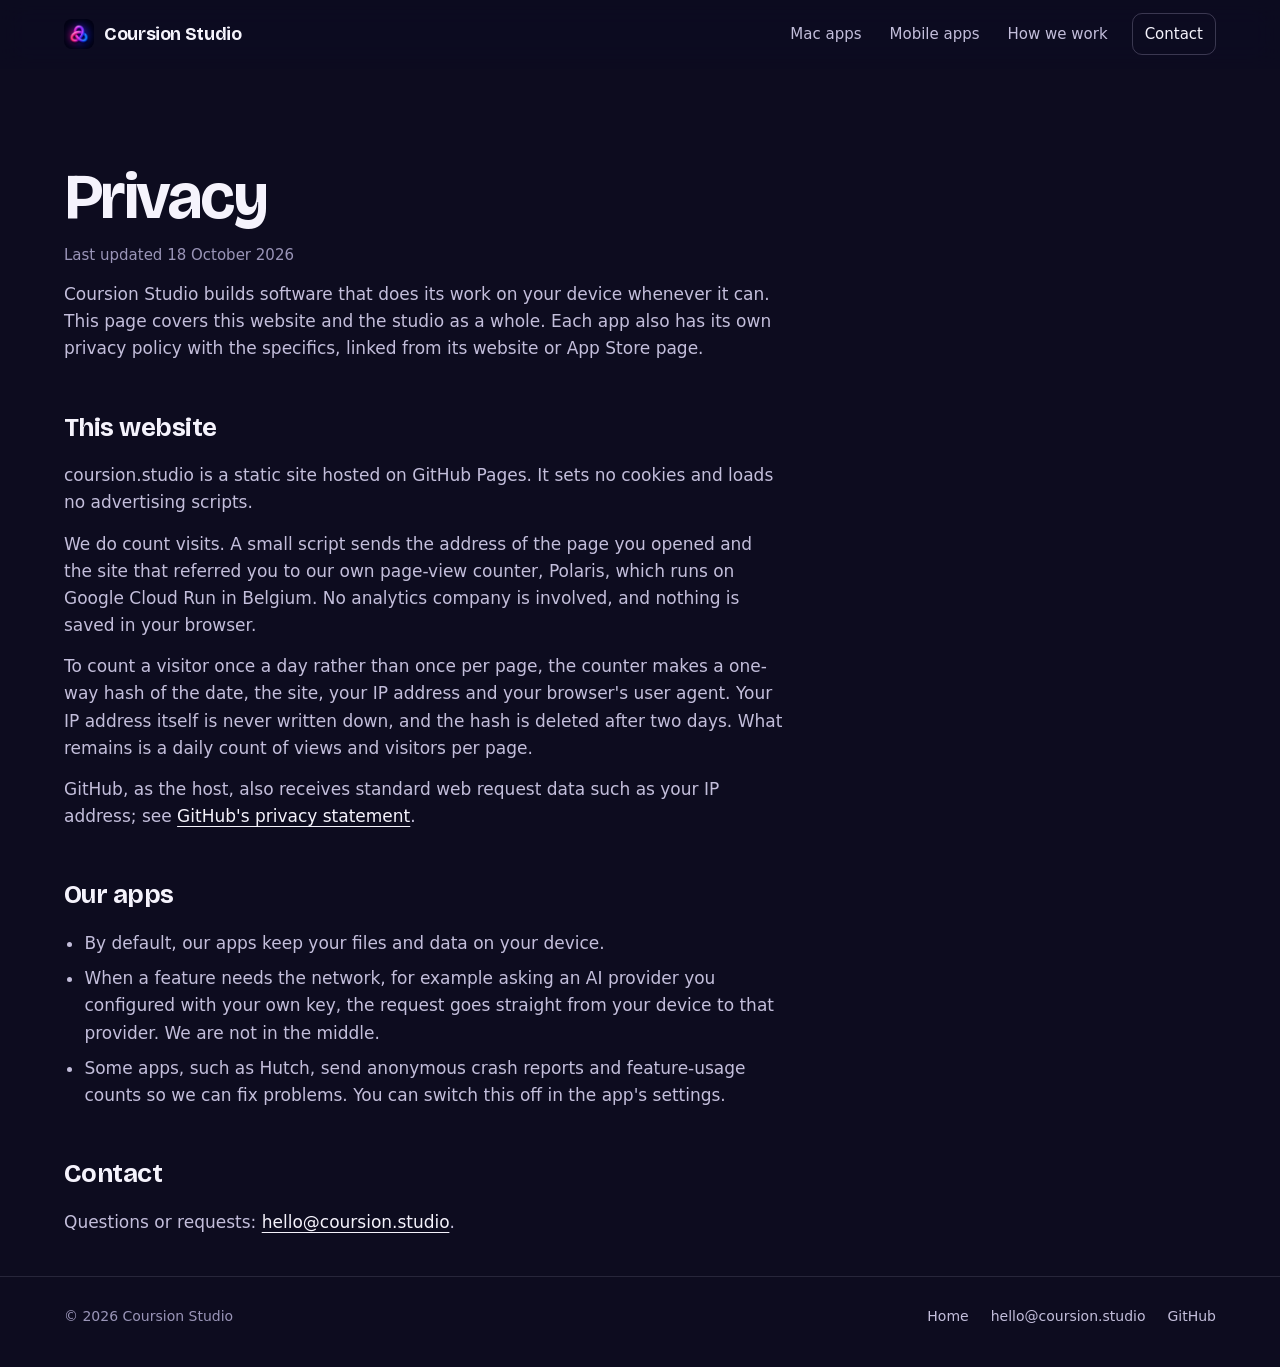
<file: privacy.html>
<!doctype html>
<html lang="en">
<head>
  <meta charset="utf-8" />
  <meta name="viewport" content="width=device-width, initial-scale=1" />
  <title>Privacy · Coursion Studio</title>
  <meta name="description" content="How coursion.studio and Coursion Studio apps handle your data." />
  <link rel="canonical" href="https://coursion.studio/privacy.html" />
  <link rel="icon" type="image/png" sizes="32x32" href="assets/favicon-32.png" />
  <link rel="apple-touch-icon" sizes="180x180" href="assets/apple-touch-icon.png" />
  <link rel="preload" href="assets/fonts/bricolage-grotesque-latin.woff2" as="font" type="font/woff2" crossorigin />
  <link rel="stylesheet" href="styles.css?v=cards2" />
  <meta name="theme-color" content="#0d0c1f" />
  <meta name="color-scheme" content="dark" />
  <script defer src="https://polaris-backend-489776622782.europe-west1.run.app/api/v1/analytics/t.js" data-site="coursion.studio"></script>
</head>
<body>
  <a class="skip" href="#main">Skip to content</a>

  <header class="site-head">
    <div class="wrap">
      <a class="brand" href="./">
        <img src="assets/icon-512.png" alt="" width="30" height="30" />
        Coursion Studio
      </a>
      <nav class="site-nav" aria-label="Primary">
        <a href="./#mac">Mac apps</a>
        <a href="./#mobile">Mobile apps</a>
        <a href="./#how">How we work</a>
        <a class="nav-contact" href="mailto:hello@coursion.studio">Contact</a>
      </nav>
    </div>
  </header>

  <main id="main" class="wrap">
    <article class="prose">
      <h1>Privacy</h1>
      <p class="updated">Last updated 18 October 2026</p>

      <p>Coursion Studio builds software that does its work on your device whenever it can. This page covers this website and the studio as a whole. Each app also has its own privacy policy with the specifics, linked from its website or App Store page.</p>

      <h2>This website</h2>
      <p>coursion.studio is a static site hosted on GitHub Pages. It sets no cookies and loads no advertising scripts.</p>
      <p>We do count visits. A small script sends the address of the page you opened and the site that referred you to our own page-view counter, Polaris, which runs on Google Cloud Run in Belgium. No analytics company is involved, and nothing is saved in your browser.</p>
      <p>To count a visitor once a day rather than once per page, the counter makes a one-way hash of the date, the site, your IP address and your browser's user agent. Your IP address itself is never written down, and the hash is deleted after two days. What remains is a daily count of views and visitors per page.</p>
      <p>GitHub, as the host, also receives standard web request data such as your IP address; see <a href="https://docs.github.com/en/site-policy/privacy-policies/github-general-privacy-statement">GitHub's privacy statement</a>.</p>
      <h2>Our apps</h2>
      <ul>
        <li>By default, our apps keep your files and data on your device.</li>
        <li>When a feature needs the network, for example asking an AI provider you configured with your own key, the request goes straight from your device to that provider. We are not in the middle.</li>
        <li>Some apps, such as Hutch, send anonymous crash reports and feature-usage counts so we can fix problems. You can switch this off in the app's settings.</li>
      </ul>

      <h2>Contact</h2>
      <p>Questions or requests: <a href="mailto:hello@coursion.studio">hello@coursion.studio</a>.</p>
    </article>
  </main>

  <footer class="site-foot">
    <div class="wrap">
      <span>© 2026 Coursion Studio</span>
      <nav aria-label="Footer">
        <a href="./">Home</a>
        <a href="mailto:hello@coursion.studio">hello@coursion.studio</a>
        <a href="https://github.com/Coursion-Studio">GitHub</a>
      </nav>
    </div>
  </footer>
</body>
</html>
</file>
<file: styles.css>
@font-face {
  font-family: "Bricolage Grotesque";
  src: url("assets/fonts/bricolage-grotesque-latin.woff2") format("woff2");
  font-weight: 400 800;
  font-stretch: 100%;
  font-style: normal;
  font-display: swap;
  unicode-range: U+0000-00FF, U+0131, U+0152-0153, U+02BB-02BC, U+02C6, U+02DA, U+02DC, U+2000-206F, U+20AC, U+2122, U+2191, U+2193, U+2212, U+2215, U+FEFF, U+FFFD;
}

:root {
  --ink: #0d0c1f;
  --ink-2: #141330;
  --ink-3: #1c1a3d;
  --line: rgba(226, 220, 255, 0.12);
  --line-strong: rgba(226, 220, 255, 0.22);

  --text: #f5f3fc;
  --text-2: #c3bedb;
  --text-3: #9a95b8;

  --pink: #ff4f8b;
  --violet: #a968ff;
  --blue: #4f8fff;
  --knot: linear-gradient(90deg, var(--pink), var(--violet) 52%, var(--blue));

  --display: "Bricolage Grotesque", ui-sans-serif, system-ui, sans-serif;
  --body: -apple-system, BlinkMacSystemFont, "SF Pro Text", "Segoe UI", system-ui, sans-serif;

  --gutter: clamp(20px, 5vw, 64px);
  --max: 1320px;
  --radius: 18px;
  --ease-out: cubic-bezier(0.16, 1, 0.3, 1);
}

*, *::before, *::after { box-sizing: border-box; }

html {
  scroll-behavior: smooth;
  scroll-padding-top: 88px;
  color-scheme: dark;
  scrollbar-color: var(--ink-3) var(--ink);
  -webkit-text-size-adjust: 100%;
}

body {
  margin: 0;
  background: var(--ink);
  color: var(--text);
  font-family: var(--body);
  font-size: 17px;
  line-height: 1.6;
  -webkit-font-smoothing: antialiased;
  -moz-osx-font-smoothing: grayscale;
  text-rendering: optimizeLegibility;
}

::selection { background: var(--violet); color: #fff; }

img { display: block; max-width: 100%; height: auto; }

a { color: inherit; text-underline-offset: 0.22em; text-decoration-thickness: 1px; }

:focus-visible {
  outline: 2px solid var(--blue);
  outline-offset: 3px;
  border-radius: 6px;
}

h1, h2, h3, h4 {
  font-family: var(--display);
  font-weight: 700;
  margin: 0;
  text-wrap: balance;
  font-optical-sizing: auto;
}

p { margin: 0; text-wrap: pretty; }

.wrap {
  width: 100%;
  max-width: var(--max);
  margin: 0 auto;
  padding: 0 var(--gutter);
}

.skip {
  position: absolute;
  left: 12px;
  top: -60px;
  z-index: 100;
  background: var(--text);
  color: var(--ink);
  padding: 10px 16px;
  border-radius: 10px;
  font-weight: 600;
  text-decoration: none;
}
.skip:focus { top: 12px; }

.site-head {
  position: sticky;
  top: 0;
  z-index: 50;
  background: rgba(13, 12, 31, 0.82);
  backdrop-filter: saturate(160%) blur(14px);
  -webkit-backdrop-filter: saturate(160%) blur(14px);
  border-bottom: 1px solid transparent;
  transition: border-color 0.3s;
}
.site-head.scrolled { border-bottom-color: var(--line); }

.site-head .wrap {
  display: flex;
  align-items: center;
  justify-content: space-between;
  gap: 24px;
  height: 68px;
}

.brand {
  display: inline-flex;
  align-items: center;
  gap: 10px;
  font-family: var(--display);
  font-weight: 700;
  font-size: 18px;
  letter-spacing: -0.02em;
  text-decoration: none;
}
.brand img { width: 30px; height: 30px; border-radius: 8px; }

.site-nav { display: flex; align-items: center; gap: 4px; }
.site-nav a {
  font-size: 15px;
  color: var(--text-2);
  text-decoration: none;
  padding: 8px 12px;
  border-radius: 10px;
  transition: color 0.2s, background-color 0.2s;
}
.site-nav a:hover { color: var(--text); background: rgba(255, 255, 255, 0.06); }
.site-nav .nav-contact {
  color: var(--text);
  border: 1px solid var(--line-strong);
  margin-left: 8px;
}

@property --c {
  syntax: "<color>";
  inherits: true;
  initial-value: #a968ff;
}

.hero {
  --spring: linear(0, 0.0202, 0.0705, 0.14, 0.2204, 0.3054, 0.3905, 0.4724, 0.5492, 0.6196, 0.6828, 0.7387, 0.7874, 0.8293, 0.8639, 0.8939, 0.9188, 0.9393, 0.9558, 0.969, 0.9793, 0.9873, 0.9934, 0.9979, 1.0011, 1.0033, 1.0047, 1.0055, 1.0059, 1.0059, 1.0058, 1.0054, 1.005, 1.0045, 1.004, 1.0035, 1.003, 1.0025, 1.0021, 1.0018, 1);
  --spring-key: linear(0, 0.0869, 0.2654, 0.4735, 0.6576, 0.8056, 0.9156, 0.9845, 1.0244, 1.0414, 1.0444, 1.0394, 1.031, 1.0221, 1.0139, 1.0076, 1.003, 1.0003, 0.9987, 0.9981, 0.998, 0.9983, 0.9987, 0.9991, 1);
  padding: clamp(36px, 5vw, 64px) 0 clamp(56px, 8vw, 104px);
  position: relative;
  isolation: isolate;
  overflow: clip;
}

.hero::before {
  content: "";
  position: absolute;
  z-index: -1;
  inset: -20% -20% auto;
  height: 900px;
  background:
    radial-gradient(40% 50% at 30% 30%, rgba(255, 79, 139, 0.16), transparent 70%),
    radial-gradient(40% 50% at 52% 22%, rgba(169, 104, 255, 0.2), transparent 70%),
    radial-gradient(40% 50% at 72% 34%, rgba(79, 143, 255, 0.16), transparent 70%);
  pointer-events: none;
}

.hero-copy {
  display: flex;
  flex-direction: column;
  align-items: center;
  text-align: center;
}

.hero-kicker {
  display: inline-flex;
  align-items: center;
  gap: 9px;
  padding: 6px 14px 6px 12px;
  border-radius: 999px;
  border: 1px solid var(--line);
  background: rgba(255, 255, 255, 0.035);
  color: var(--text-2);
  font-size: 14px;
  font-weight: 500;
}
.hero-kicker span {
  width: 7px;
  height: 7px;
  border-radius: 50%;
  background: #6ee7a8;
  box-shadow: 0 0 0 3px rgba(110, 231, 168, 0.18);
}

.hero h1 {
  margin-top: 22px;
  font-size: clamp(40px, 5.8vw, 84px);
  line-height: 1;
  letter-spacing: -0.035em;
  font-weight: 700;
}

.knot-text {
  background: var(--knot);
  -webkit-background-clip: text;
  background-clip: text;
  color: transparent;
}
@media (min-width: 761px) { .knot-text { display: block; } }

.hero-lede {
  margin-top: 22px;
  font-size: clamp(17px, 1.5vw, 20px);
  line-height: 1.55;
  color: var(--text-2);
  max-width: 30em;
}

.hero-actions { display: flex; flex-wrap: wrap; justify-content: center; gap: 12px; margin-top: 30px; }

.desk {
  --c: #e8a54b;
  position: relative;
  margin: clamp(40px, 5vw, 60px) auto 0;
  max-width: 1120px;
  border-radius: 22px;
  border: 1px solid var(--line);
  background:
    radial-gradient(60% 70% at 50% 42%, color-mix(in oklab, var(--c) 30%, transparent), transparent 72%),
    radial-gradient(90% 60% at 50% 110%, rgba(169, 104, 255, 0.16), transparent 70%),
    linear-gradient(180deg, #17153a, #0f0e26);
  box-shadow: 0 50px 100px -40px rgba(0, 0, 0, 0.85), inset 0 1px 0 rgba(255, 255, 255, 0.06);
  overflow: hidden;
  transition: --c 0.6s ease;
}
.desk::before {
  content: "";
  position: absolute;
  inset: 0;
  background-image: radial-gradient(rgba(255, 255, 255, 0.1) 1px, transparent 1.2px);
  background-size: 18px 18px;
  -webkit-mask-image: radial-gradient(70% 70% at 50% 45%, #000, transparent 75%);
  mask-image: radial-gradient(70% 70% at 50% 45%, #000, transparent 75%);
  pointer-events: none;
}

.desk-bar {
  position: relative;
  z-index: 2;
  display: flex;
  align-items: center;
  gap: 12px;
  height: 38px;
  padding: 0 16px;
  background: rgba(10, 9, 26, 0.55);
  backdrop-filter: blur(12px);
  -webkit-backdrop-filter: blur(12px);
  border-bottom: 1px solid rgba(255, 255, 255, 0.06);
  font-size: 13.5px;
  white-space: nowrap;
}
.desk-logo { width: 20px; height: 20px; border-radius: 5px; }
.desk-name { font-weight: 650; }
.desk-what { color: var(--text-3); overflow: hidden; text-overflow: ellipsis; min-width: 0; }
.desk-status {
  margin-left: auto;
  display: inline-flex;
  align-items: center;
  gap: 7px;
  color: var(--text-2);
}
.desk-status::before {
  content: "";
  width: 6px;
  height: 6px;
  border-radius: 50%;
  background: var(--c);
}
.desk-more {
  display: inline-flex;
  align-items: center;
  gap: 5px;
  padding: 3px 10px;
  border-radius: 7px;
  font-weight: 600;
  text-decoration: none;
  background: rgba(255, 255, 255, 0.07);
  transition: background-color 0.15s ease;
}
.desk-about {
  position: relative;
  z-index: 2;
  margin: 0;
  padding: 14px clamp(16px, 4vw, 56px) 16px;
  border-top: 1px solid rgba(255, 255, 255, 0.06);
  background: rgba(10, 9, 26, 0.45);
  font-size: 14.5px;
  line-height: 1.5;
  color: var(--text-2);
  text-align: center;
  text-wrap: balance;
  min-height: calc(2 * 1.5em + 30px);
  display: grid;
  place-items: center;
}

.desk-more:hover { background: rgba(255, 255, 255, 0.13); }
.desk-more svg { width: 13px; height: 13px; }

.desk-screen {
  position: relative;
  height: clamp(300px, 50vw, 620px);
  margin: 0 clamp(16px, 4vw, 56px);
}

.desk-win {
  position: absolute;
  inset: 28px 0 112px;
  margin: auto;
  width: auto;
  max-width: 100%;
  max-height: calc(100% - 140px);
  object-fit: contain;
  filter: drop-shadow(0 28px 40px rgba(0, 0, 0, 0.55));
  opacity: 0;
  transform: translateY(14px) scale(0.965);
  transition: opacity 0.3s cubic-bezier(0.23, 1, 0.32, 1), transform 0.6s var(--spring);
  pointer-events: none;
}
.desk-win.is-on { opacity: 1; transform: none; }

.desk-phone {
  aspect-ratio: 660 / 1434;
  height: calc(100% - 140px);
  border-radius: clamp(22px, 2.6vw, 34px);
  border: 5px solid #05050c;
  outline: 1px solid rgba(255, 255, 255, 0.14);
  overflow: hidden;
  background: #05050c;
  filter: none;
  box-shadow: 0 28px 50px -12px rgba(0, 0, 0, 0.7);
}
.desk-phone img { width: 100%; height: 100%; object-fit: cover; }

.desk-splash {
  display: flex;
  flex-direction: column;
  align-items: center;
  justify-content: center;
  gap: 10px;
  padding: 0 14px;
  text-align: center;
  background: radial-gradient(90% 60% at 50% 30%, color-mix(in oklab, var(--c) 34%, transparent), transparent), #121027;
}
.desk-splash img { width: 34%; height: auto; border-radius: 22%; box-shadow: 0 14px 28px -12px rgba(0, 0, 0, 0.8); }
.desk-splash b { font-family: var(--display); font-size: clamp(18px, 1.8vw, 24px); letter-spacing: -0.02em; }
.desk-splash span { font-size: 12.5px; line-height: 1.35; color: var(--text-2); }

.dock {
  position: absolute;
  z-index: 2;
  left: 0;
  right: 0;
  bottom: clamp(14px, 2vw, 22px);
  width: max-content;
  max-width: calc(100% - 16px);
  margin: 0 auto;
  display: flex;
  align-items: flex-end;
  gap: clamp(4px, 0.9vw, 10px);
  padding: clamp(6px, 0.8vw, 9px);
  border-radius: clamp(16px, 2vw, 22px);
  background: rgba(30, 28, 66, 0.5);
  border: 1px solid rgba(255, 255, 255, 0.12);
  backdrop-filter: blur(20px) saturate(160%);
  -webkit-backdrop-filter: blur(20px) saturate(160%);
  box-shadow: 0 20px 40px -18px rgba(0, 0, 0, 0.8), inset 0 1px 0 rgba(255, 255, 255, 0.08);
}

.dock a {
  position: relative;
  display: block;
  border-radius: 13px;
  transition: transform 0.38s var(--spring-key);
}
.dock img {
  width: clamp(28px, 4.6vw, 56px);
  height: clamp(28px, 4.6vw, 56px);
  border-radius: 23%;
}
.dock a::after {
  content: "";
  position: absolute;
  left: 50%;
  bottom: -5px;
  width: 4px;
  height: 4px;
  margin-left: -2px;
  border-radius: 50%;
  background: var(--text);
  opacity: 0;
  transform: scale(0.4);
  transition: opacity 0.2s ease, transform 0.38s var(--spring-key);
}
.dock a[aria-current="true"]::after { opacity: 1; transform: none; }
.dock a:hover, .dock a:focus-visible { transform: translateY(-8px) scale(1.14); }
.dock a:focus-visible { outline-offset: 4px; border-radius: 14px; }

.dock-tip {
  position: absolute;
  left: 50%;
  bottom: calc(100% + 12px);
  transform: translate(-50%, 4px);
  padding: 4px 10px;
  border-radius: 8px;
  background: rgba(13, 12, 31, 0.92);
  border: 1px solid var(--line-strong);
  font-size: 12.5px;
  font-weight: 600;
  white-space: nowrap;
  opacity: 0;
  pointer-events: none;
  transition: opacity 0.15s ease, transform 0.3s var(--spring-key);
}
.dock a:hover .dock-tip, .dock a:focus-visible .dock-tip { opacity: 1; transform: translate(-50%, 0); }

.dock-sep {
  align-self: stretch;
  width: 1px;
  margin: 4px clamp(1px, 0.4vw, 4px);
  background: rgba(255, 255, 255, 0.16);
}

.btn {
  display: inline-flex;
  align-items: center;
  justify-content: center;
  gap: 8px;
  min-height: 48px;
  padding: 0 22px;
  border-radius: 999px;
  font-size: 16px;
  font-weight: 600;
  text-decoration: none;
  border: 1px solid transparent;
  transition: transform 0.25s var(--ease-out), background-color 0.2s, border-color 0.2s, box-shadow 0.25s var(--ease-out);
}
.btn:hover { transform: translateY(-1px); }
.btn:active { transform: translateY(0); }
.btn svg { width: 16px; height: 16px; flex: none; }

.btn-solid {
  position: relative;
  color: #fff;
  background: linear-gradient(100deg, #ff4f8b, #a968ff 55%, #4f8fff);
  box-shadow: inset 0 1px 0 rgba(255, 255, 255, 0.28), 0 10px 28px -12px rgba(169, 104, 255, 0.9);
  text-shadow: 0 1px 1px rgba(30, 10, 60, 0.35);
}
.btn-solid:hover { box-shadow: inset 0 1px 0 rgba(255, 255, 255, 0.34), 0 14px 34px -12px rgba(169, 104, 255, 1); filter: brightness(1.06); }

.product .btn-solid {
  background: linear-gradient(180deg, color-mix(in oklab, var(--c) 34%, transparent), color-mix(in oklab, var(--c) 20%, transparent));
  border-color: color-mix(in oklab, var(--c) 60%, transparent);
  box-shadow: inset 0 1px 0 rgba(255, 255, 255, 0.12), 0 10px 26px -14px var(--c);
  text-shadow: none;
}
.product .btn-solid:hover {
  background: linear-gradient(180deg, color-mix(in oklab, var(--c) 46%, transparent), color-mix(in oklab, var(--c) 28%, transparent));
  border-color: color-mix(in oklab, var(--c) 80%, transparent);
  box-shadow: inset 0 1px 0 rgba(255, 255, 255, 0.16), 0 14px 30px -12px var(--c);
  filter: none;
}

.btn-line { border-color: var(--line-strong); color: var(--text); }
.btn-line:hover { border-color: rgba(226, 220, 255, 0.45); background: rgba(255, 255, 255, 0.04); }

.status {
  display: inline-flex;
  align-items: center;
  gap: 7px;
  font-size: 13px;
  font-weight: 600;
  color: var(--text-2);
  white-space: nowrap;
}
.status::before {
  content: "";
  width: 7px;
  height: 7px;
  border-radius: 50%;
  background: currentColor;
}
.status.live { color: #6ee7a8; }
.status.soon { color: #ffc46b; }

.section-intro {
  display: grid;
  grid-template-columns: minmax(0, 1fr) minmax(0, 1fr);
  gap: 24px 64px;
  align-items: end;
  padding: clamp(72px, 10vw, 136px) 0 clamp(36px, 5vw, 56px);
}
.hero + .wrap > section:first-child .section-intro { padding-top: clamp(24px, 4vw, 48px); }

.section-intro h2 {
  font-size: clamp(38px, 5vw, 68px);
  line-height: 1;
  letter-spacing: -0.035em;
}
.section-intro p { color: var(--text-2); font-size: 18px; max-width: 36em; }

.product {
  --c: var(--violet);
  --c-soft: rgba(169, 104, 255, 0.18);
  position: relative;
  margin-bottom: clamp(20px, 3vw, 32px);
  border-radius: 28px;
  border: 1px solid var(--line);
  background:
    radial-gradient(120% 90% at var(--glow-x, 100%) 0%, var(--c-soft), transparent 60%),
    var(--ink-2);
  overflow: hidden;
}

.product-grid {
  display: grid;
  grid-template-columns: minmax(0, 0.92fr) minmax(0, 1.2fr);
  gap: clamp(24px, 3.4vw, 44px);
  align-items: center;
  padding: clamp(20px, 2.6vw, 32px);
}
.product.flip { --glow-x: 0%; }
.product.flip .product-copy { order: 2; }
.product-copy { padding: clamp(4px, 1vw, 12px); }

.product-id { display: flex; flex-wrap: wrap; align-items: center; gap: 8px 12px; }
.product-id img { width: 44px; height: 44px; border-radius: 11px; }
.product-id .name {
  font-family: var(--display);
  font-size: 19px;
  font-weight: 700;
  letter-spacing: -0.02em;
  line-height: 1.1;
}
.product-id .kind { color: var(--text-3); font-size: 13px; }
.id-status { margin-left: auto; font-size: 12.5px; font-weight: 600; white-space: nowrap; }

.product h3 {
  margin-top: 18px;
  font-size: clamp(24px, 2.3vw, 32px);
  line-height: 1.08;
  letter-spacing: -0.028em;
}

.product-copy > p {
  margin-top: 12px;
  font-size: 15px;
  line-height: 1.55;
  color: var(--text-2);
  max-width: 34em;
}

.facts-mini {
  list-style: none;
  margin: 16px 0 0;
  padding: 14px 0 0;
  border-top: 1px solid var(--line);
  display: grid;
  gap: 6px;
  font-size: 13.5px;
  color: var(--text);
}
.facts-mini span { display: inline-block; min-width: 92px; color: var(--text-3); }

.product-actions { display: flex; flex-wrap: wrap; gap: 8px; margin-top: 20px; }
.product-actions .btn { padding-block: 9px; font-size: 14px; }

.stage {
  --scene-top: 46px;
  --scene-bottom: 18px;
  position: relative;
  aspect-ratio: 880 / 610;
  border-radius: 18px;
  overflow: hidden;
  border: 1px solid rgba(255, 255, 255, 0.08);
  background:
    radial-gradient(80% 70% at 50% 20%, color-mix(in oklab, var(--c) 22%, transparent), transparent 70%),
    linear-gradient(180deg, #17153a, #0f0e26);
  box-shadow: inset 0 1px 0 rgba(255, 255, 255, 0.06), 0 30px 60px -30px rgba(0, 0, 0, 0.8);
}
.stage::before {
  content: "";
  position: absolute;
  inset: 0;
  background-image: radial-gradient(rgba(255, 255, 255, 0.08) 1px, transparent 1.2px);
  background-size: 18px 18px;
  -webkit-mask-image: radial-gradient(70% 70% at 50% 45%, #000, transparent 75%);
  mask-image: radial-gradient(70% 70% at 50% 45%, #000, transparent 75%);
  pointer-events: none;
}
.stage .desk-caption { top: 10px; font-size: 12.5px; }

.product-knack { --c: #e25cf0; --c-soft: rgba(226, 92, 240, 0.2); }
.product-aistats { --c: #4f8fff; --c-soft: rgba(79, 143, 255, 0.22); }
.product-hutch { --c: #ff8a5c; --c-soft: rgba(255, 128, 92, 0.2); }
.product-dpm { --c: #4fd1a5; --c-soft: rgba(79, 209, 165, 0.15); }
.product-foyer { --c: #e8a54b; --c-soft: rgba(232, 165, 75, 0.18); }
.product-cue { --c: #c86bff; --c-soft: rgba(200, 107, 255, 0.2); }
.product-vista { --c: #ff8a6b; --c-soft: rgba(255, 138, 107, 0.18); }

code {
  font-family: ui-monospace, "SF Mono", Menlo, monospace;
  font-size: 0.9em;
  padding: 1px 6px;
  border-radius: 6px;
  background: rgba(255, 255, 255, 0.07);
  color: var(--text);
}

.phones {
  display: grid;
  grid-template-columns: repeat(2, minmax(0, 1fr));
  border-top: 1px solid var(--line);
}

.phone-app {
  --c: var(--violet);
  display: grid;
  grid-template-columns: 88px minmax(0, 1fr);
  gap: 22px;
  align-items: start;
  padding: 32px 0;
  border-bottom: 1px solid var(--line);
}
.phones .phone-app:nth-child(odd) { padding-right: clamp(20px, 4vw, 56px); border-right: 1px solid var(--line); }
.phones .phone-app:nth-child(even) { padding-left: clamp(20px, 4vw, 56px); }

.phone-app img {
  width: 88px;
  height: 88px;
  border-radius: 21px;
  box-shadow: 0 14px 28px -16px rgba(0, 0, 0, 0.9);
}
.phone-app .top { display: flex; flex-wrap: wrap; align-items: baseline; gap: 4px 14px; }
.phone-app h3 { font-size: 26px; letter-spacing: -0.025em; line-height: 1.15; }
.phone-app .cat { font-size: 14px; color: var(--text-3); }
.phone-app p { margin-top: 8px; color: var(--text-2); max-width: 32em; }
.phone-app .store {
  display: inline-flex;
  align-items: center;
  gap: 8px;
  margin-top: 16px;
  font-weight: 600;
  font-size: 15px;
  text-decoration: none;
  border-bottom: 1px solid var(--line-strong);
  padding-bottom: 2px;
  transition: border-color 0.2s, color 0.2s;
}
.phone-app .store:hover { border-color: var(--c); color: #fff; }
.phone-app .store svg { width: 15px; height: 15px; }
.phone-app.has-stage { grid-template-columns: 220px minmax(0, 1fr); align-items: center; }
.phone-app.has-stage > img { display: none; }
.stage-phone { --scene-top: 42px; --scene-bottom: 12px; aspect-ratio: auto; height: 430px; border-radius: 22px; }
.phone-app .note { margin-top: 16px; font-size: 14px; color: var(--text-3); }

.principles {
  display: grid;
  grid-template-columns: repeat(2, minmax(0, 1fr));
  gap: 0;
  border-top: 1px solid var(--line);
}
.principle {
  padding: 36px 0 40px;
  border-bottom: 1px solid var(--line);
}
.principles .principle:nth-child(odd) { padding-right: clamp(20px, 4vw, 56px); border-right: 1px solid var(--line); }
.principles .principle:nth-child(even) { padding-left: clamp(20px, 4vw, 56px); }
.principle h3 { font-size: clamp(24px, 2.2vw, 30px); letter-spacing: -0.025em; line-height: 1.1; }
.principle p { margin-top: 12px; color: var(--text-2); max-width: 36em; }

.contact {
  margin: clamp(80px, 10vw, 136px) 0 0;
  padding: clamp(40px, 6vw, 80px) 0;
  border-top: 1px solid var(--line);
  position: relative;
}
.contact::before {
  content: "";
  position: absolute;
  left: 0;
  right: 0;
  top: -1px;
  height: 1px;
  background: var(--knot);
}
.contact-grid {
  display: grid;
  grid-template-columns: minmax(0, 1fr) auto;
  gap: 32px;
  align-items: end;
}
.contact h2 { font-size: clamp(34px, 4.4vw, 60px); letter-spacing: -0.035em; line-height: 1.02; max-width: 14ch; }
.contact p { margin-top: 16px; color: var(--text-2); max-width: 36em; }
.contact .mail {
  font-family: var(--display);
  font-size: clamp(22px, 2.4vw, 32px);
  font-weight: 650;
  letter-spacing: -0.02em;
  text-decoration: none;
  border-bottom: 2px solid var(--violet);
  padding-bottom: 4px;
  transition: border-color 0.2s;
}
.contact .mail:hover { border-color: var(--pink); }

.site-foot {
  border-top: 1px solid var(--line);
  padding: 28px 0 40px;
  color: var(--text-3);
  font-size: 14px;
}
.site-foot .wrap { display: flex; flex-wrap: wrap; justify-content: space-between; gap: 16px; }
.site-foot nav { display: flex; flex-wrap: wrap; gap: 6px 22px; }
.site-foot a { text-decoration: none; color: var(--text-2); }
.site-foot a:hover { color: var(--text); text-decoration: underline; }

.prose { max-width: 720px; padding: clamp(48px, 8vw, 96px) 0 40px; }
.prose h1 { font-size: clamp(40px, 5vw, 64px); letter-spacing: -0.04em; line-height: 1; }
.prose .updated { margin-top: 14px; color: var(--text-3); font-size: 15px; }
.prose h2 { margin-top: 44px; font-size: 26px; letter-spacing: -0.02em; }
.prose p, .prose li { color: var(--text-2); }
.prose p { margin-top: 14px; }
.prose ul { margin: 14px 0 0; padding-left: 1.2em; }
.prose li + li { margin-top: 8px; }
.prose a { color: var(--text); }

@media (max-width: 1040px) {
  .product-grid { grid-template-columns: 1fr; }
  .product.flip .product-copy { order: 0; }
  .product .stage { order: -1; }
  .section-intro { grid-template-columns: 1fr; }
}

@media (max-width: 760px) {
  body { font-size: 16px; }
  .site-nav a:not(.nav-contact) { display: none; }
  .phones, .principles { grid-template-columns: 1fr; }
  .phones .phone-app:nth-child(n), .principles .principle:nth-child(n) { padding-left: 0; padding-right: 0; border-right: 0; }
  .phone-app { grid-template-columns: 64px minmax(0, 1fr); gap: 16px; padding: 26px 0; }
  .phone-app img { width: 64px; height: 64px; border-radius: 15px; }
  .phone-app h3 { font-size: 22px; }
  .phone-app.has-stage { grid-template-columns: 1fr; }
  .stage-phone { height: 400px; }
  .product { border-radius: 22px; }
  .product-grid { padding: 24px 20px 20px; }
  .product h3 { margin-top: 18px; }
  .id-status { margin-left: 0; flex-basis: 100%; }
  .facts-mini li { display: grid; grid-template-columns: 84px minmax(0, 1fr); }
  .facts-mini span { min-width: 0; }
  .product-actions .btn { flex: 1 1 auto; justify-content: center; }
  .contact-grid { grid-template-columns: 1fr; align-items: start; }
  .desk { border-radius: 16px; margin-inline: calc(var(--gutter) * -0.5); }
  .desk-what, .desk-logo { display: none; }
  .desk-bar { gap: 10px; padding: 0 12px; }
  .desk-about { font-size: 13.5px; min-height: calc(4 * 1.5em + 30px); }
  .dock-tip { display: none; }
  .desk-screen { height: 330px; margin: 0 12px; }
  .desk-win { inset: 16px 0 68px; max-height: calc(100% - 84px); }
  .desk-phone { height: calc(100% - 84px); border-width: 3px; }
  .dock { bottom: 12px; }
}

@media (prefers-reduced-motion: reduce) {
  html { scroll-behavior: auto; }
  *, *::before, *::after {
    transition-duration: 0.01ms !important;
    animation-duration: 0.01ms !important;
  }
  .btn:hover { transform: none; }
  .desk-win { transform: none; }
  .dock a:hover, .dock a:focus-visible { transform: none; }
}
</file>
<file: demos/demo.css>
.desk-screen { --scene-top: 52px; --scene-bottom: 112px; }

.desk-caption {
  position: absolute;
  z-index: 3;
  top: 12px;
  left: 50%;
  transform: translateX(-50%);
  display: inline-flex;
  align-items: center;
  gap: 10px;
  max-width: calc(100% - 24px);
  padding: 5px 12px 5px 10px;
  border-radius: 999px;
  background: rgba(13, 12, 31, 0.7);
  border: 1px solid var(--line);
  font-size: 13px;
  font-weight: 550;
  color: var(--text);
  white-space: nowrap;
  opacity: 0;
  transition: opacity 0.3s ease;
}
.desk-caption [data-cap-text] { overflow: hidden; text-overflow: ellipsis; }
.desk-caption [data-cap-dots] { display: inline-flex; gap: 4px; flex: none; }
.desk-caption [data-cap-dots] i {
  width: 5px;
  height: 5px;
  border-radius: 50%;
  background: rgba(255, 255, 255, 0.22);
  transition: background-color 0.3s ease, width 0.3s var(--ease-out);
}
.desk-caption [data-cap-dots] i.on { width: 14px; border-radius: 3px; background: var(--c); }

.scene {
  position: absolute;
  inset: auto;
  top: var(--scene-top);
  left: 50%;
  margin: 0;
  max-width: none;
  max-height: none;
  filter: none;
  width: 880px;
  height: 550px;
  transform-origin: top center;
  transform: translateX(-50%) scale(var(--k, 0.8)) translateY(14px);
  opacity: 0;
  transition: opacity 0.3s cubic-bezier(0.23, 1, 0.32, 1), transform 0.6s var(--spring);
  pointer-events: none;
  font-family: var(--body);
  font-size: 13px;
  color: #ecebf5;
  text-align: left;
  user-select: none;
}
.scene[data-kind="phone"] { width: 300px; height: 620px; }
.scene.is-on { opacity: 1; transform: translateX(-50%) scale(var(--k, 0.8)); }
.scene *, .scene *::before, .scene *::after { box-sizing: border-box; }

.mw {
  position: absolute;
  inset: 0;
  display: flex;
  flex-direction: column;
  border-radius: 12px;
  overflow: hidden;
  background: #1d1c26;
  border: 1px solid rgba(255, 255, 255, 0.1);
  box-shadow: 0 30px 60px -20px rgba(0, 0, 0, 0.75), 0 0 0 0.5px rgba(0, 0, 0, 0.6);
}
.mw-bar {
  flex: none;
  display: flex;
  align-items: center;
  gap: 8px;
  height: 36px;
  padding: 0 14px;
  background: rgba(255, 255, 255, 0.035);
  border-bottom: 1px solid rgba(255, 255, 255, 0.07);
  font-size: 12.5px;
  font-weight: 600;
  color: #c9c7d6;
}
.mw-lights { display: inline-flex; gap: 7px; margin-right: 8px; }
.mw-lights i { width: 11px; height: 11px; border-radius: 50%; background: #ff5f57; }
.mw-lights i:nth-child(2) { background: #febc2e; }
.mw-lights i:nth-child(3) { background: #28c840; }
.mw-body { position: relative; flex: 1; min-height: 0; }

.ph {
  position: absolute;
  inset: 0;
  border-radius: 44px;
  border: 7px solid #05050c;
  outline: 1px solid rgba(255, 255, 255, 0.16);
  background: #0b0b14;
  overflow: hidden;
  box-shadow: 0 30px 60px -18px rgba(0, 0, 0, 0.8);
}
.ph-notch {
  position: absolute;
  z-index: 5;
  top: 9px;
  left: 50%;
  width: 92px;
  height: 26px;
  margin-left: -46px;
  border-radius: 14px;
  background: #000;
}
.ph-body { position: absolute; inset: 0; padding-top: 46px; }

.cursor {
  position: absolute;
  z-index: 20;
  width: 18px;
  height: 18px;
  left: var(--x, 50%);
  top: var(--y, 50%);
  background: no-repeat center / contain url("data:image/svg+xml,%3Csvg xmlns='http://www.w3.org/2000/svg' viewBox='0 0 24 24'%3E%3Cpath d='M5 3l14 8.2-6.1 1.3L9.6 19z' fill='%23fff' stroke='%23000' stroke-width='1.3' stroke-linejoin='round'/%3E%3C/svg%3E");
  filter: drop-shadow(0 2px 3px rgba(0, 0, 0, 0.5));
  transition: left 0.7s var(--ease-out), top 0.7s var(--ease-out), transform 0.15s ease;
}
.cursor.press { transform: scale(0.82); }

@media (max-width: 720px) {
  .desk-screen { --scene-top: 40px; --scene-bottom: 70px; }
  .desk-caption { top: 8px; font-size: 12px; }
}

@media (prefers-reduced-motion: reduce) {
  .scene, .scene.is-on { transform: translateX(-50%) scale(var(--k, 0.8)); }
}
</file>
<file: demos/foyer.css>
.scene[data-demo="foyer"] .fy-wall{position:absolute;inset:0;border-radius:12px;overflow:hidden;background:radial-gradient(80% 90% at 30% 0%,#4a3a2a,#2a2230 55%,#17141f)}
.scene[data-demo="foyer"] .fy-menubar{position:absolute;top:0;left:0;right:0;height:28px;display:flex;justify-content:space-between;align-items:center;padding:0 14px;background:rgba(18,16,22,.55);font-size:12.5px;color:#e6e3ee}
.scene[data-demo="foyer"] .fy-ml,.scene[data-demo="foyer"] .fy-mr{display:flex;align-items:center;gap:14px}
.scene[data-demo="foyer"] .fy-ml b{font-weight:500;font-size:14px}
.scene[data-demo="foyer"] .fy-win{inset:36px 22px 14px;background:#1f1e1c;border-color:rgba(255,255,255,.1)}
.scene[data-demo="foyer"] .fy-win .mw-bar{background:#242321;gap:10px}
.scene[data-demo="foyer"] .fy-seg{margin-left:auto;display:inline-flex;gap:2px;padding:2px;border-radius:8px;background:rgba(255,255,255,.06);font-size:12px}
.scene[data-demo="foyer"] .fy-seg i{font-style:normal;padding:2px 10px;border-radius:6px;color:#a9a59b}
.scene[data-demo="foyer"] .fy-seg i.on{background:#c9974a;color:#1c1409}
.scene[data-demo="foyer"] .fy-body{display:flex}
.scene[data-demo="foyer"] .fy-side{width:176px;flex:none;padding:14px 12px;background:#242321;border-right:1px solid rgba(255,255,255,.06)}
.scene[data-demo="foyer"] .fy-lab{font:600 11px/1 ui-monospace,Menlo,monospace;letter-spacing:.08em;color:#e8a54b;margin:14px 0 8px;display:flex;align-items:center;gap:8px}
.scene[data-demo="foyer"] .fy-side .fy-lab:first-child{margin-top:2px}
.scene[data-demo="foyer"] .fy-lab i{font-style:normal;padding:1px 6px;border-radius:8px;background:#e8a54b;color:#1c1409}
.scene[data-demo="foyer"] .fy-set,.scene[data-demo="foyer"] .fy-cal{display:flex;align-items:center;gap:8px;padding:7px 9px;border-radius:8px;font-size:13px;font-weight:600;color:#ddd9cf}
.scene[data-demo="foyer"] .fy-set.on{background:rgba(232,165,75,.14);box-shadow:inset 0 0 0 1px rgba(232,165,75,.5)}
.scene[data-demo="foyer"] .fy-side s{margin-left:auto;text-decoration:none;font:11px ui-monospace,Menlo,monospace;color:#8d897f}
.scene[data-demo="foyer"] .fy-cal i{width:8px;height:8px;border-radius:50%}
.scene[data-demo="foyer"] .fy-main{flex:1;min-width:0;padding:14px 20px;overflow:hidden}
.scene[data-demo="foyer"] .fy-inbox{max-height:0;opacity:0;transform:translateY(-12px);overflow:hidden;transition:max-height .5s var(--ease-out),opacity .4s,transform .5s var(--ease-out),margin .5s}
.scene[data-demo="foyer"][data-step="1"] .fy-inbox,.scene[data-demo="foyer"][data-step="2"] .fy-inbox{max-height:130px;opacity:1;transform:none;margin-bottom:6px}
.scene[data-demo="foyer"].fy-accepted .fy-inbox{max-height:0!important;opacity:0!important;margin-bottom:0!important;transform:translateY(-8px)!important}
.scene[data-demo="foyer"][data-step="3"] .fy-inbox,.scene[data-demo="foyer"][data-step="4"] .fy-inbox{max-height:0;opacity:0}
.scene[data-demo="foyer"] .fy-inbox-in{padding:12px 14px 14px;border-radius:12px;background:rgba(232,165,75,.1);border:1px solid rgba(232,165,75,.45)}
.scene[data-demo="foyer"] .fy-inbox-in .fy-lab{margin:0 0 10px}
.scene[data-demo="foyer"] .fy-inv{display:flex;align-items:center;gap:12px}
.scene[data-demo="foyer"] .fy-av{width:34px;height:34px;border-radius:50%;background:linear-gradient(135deg,#e8a54b,#c9693a);color:#1c1409;font-weight:700;display:grid;place-items:center;font-size:13px}
.scene[data-demo="foyer"] .fy-invt{flex:1;min-width:0;display:flex;flex-direction:column;gap:3px}
.scene[data-demo="foyer"] .fy-invt b{font-size:15px;color:#f4f1ea}
.scene[data-demo="foyer"] .fy-invt span{font-size:12px;color:#aaa69b}
.scene[data-demo="foyer"] .fy-btns{display:flex;gap:6px}
.scene[data-demo="foyer"] .fy-btns button{font:600 12.5px var(--body,inherit);padding:6px 12px;border-radius:8px;border:1px solid rgba(255,255,255,.14);background:rgba(255,255,255,.06);color:#e3dfd5;transition:transform .15s}
.scene[data-demo="foyer"] .fy-btns .fy-acc{background:#c9974a;border-color:#e8a54b;color:#1c1409}
.scene[data-demo="foyer"] .fy-day{display:flex;align-items:baseline;gap:10px;padding:8px 0;border-bottom:1px solid rgba(255,255,255,.1);margin-bottom:4px}
.scene[data-demo="foyer"] .fy-day span{font:600 11px ui-monospace,Menlo,monospace;letter-spacing:.08em;color:#8d897f}
.scene[data-demo="foyer"] .fy-day b{font-size:16px;color:#f4f1ea}
.scene[data-demo="foyer"] .fy-row{display:flex;align-items:center;gap:12px;padding:9px 6px;border-bottom:1px solid rgba(255,255,255,.06)}
.scene[data-demo="foyer"] .fy-row em{width:44px;text-align:right;font:12px ui-monospace,Menlo,monospace;color:#aaa69b;font-style:normal}
.scene[data-demo="foyer"] .fy-row i{width:3px;height:30px;border-radius:2px;flex:none}
.scene[data-demo="foyer"] .fy-row div{display:flex;flex-direction:column;gap:2px;flex:1}
.scene[data-demo="foyer"] .fy-row b{font-size:14px;color:#f4f1ea}
.scene[data-demo="foyer"] .fy-row span{font-size:12px;color:#8d897f}
.scene[data-demo="foyer"] .fy-slot{max-height:0;overflow:hidden;transition:max-height .5s var(--ease-out)}
.scene[data-demo="foyer"].fy-accepted .fy-slot{max-height:60px}
.scene[data-demo="foyer"] .fy-new{background:rgba(232,165,75,.12);border-radius:8px;box-shadow:inset 0 0 0 1px rgba(232,165,75,.5)}
.scene[data-demo="foyer"] .fy-chip{text-decoration:none;font-size:11px;font-weight:600;padding:2px 8px;border-radius:8px;background:rgba(88,194,125,.18);color:#6fd493}
.scene[data-demo="foyer"] .fy-row.fy-past{opacity:.55}
.scene[data-demo="foyer"] .fy-mr>span:last-child{font-variant-numeric:tabular-nums}
.scene[data-demo="foyer"] .fy-item{position:relative;display:inline-flex;align-items:center;gap:5px;height:22px;padding:0 8px 0 6px;border-radius:5px;color:#fff;font-variant-numeric:tabular-nums;transition:background-color .2s}
.scene[data-demo="foyer"] .fy-glyph{display:block;flex:none}
.scene[data-demo="foyer"] .fy-dotm{position:absolute;left:21px;top:2px;width:5px;height:5px;border-radius:50%;background:#d8a24a;box-shadow:0 0 0 1px rgba(18,16,22,.9);transition:opacity .3s,transform .3s var(--ease-out)}
.scene[data-demo="foyer"].fy-accepted .fy-dotm{opacity:0;transform:scale(.4)}
.scene[data-demo="foyer"].fy-menu .fy-item{background:rgba(255,255,255,.2)}
.scene[data-demo="foyer"] .fy-pop{position:absolute;z-index:10;top:30px;right:62px;width:308px;transform-origin:top center;transform:scale(1.01) translateY(-4px);opacity:0;transition:opacity .22s ease,transform .38s var(--spring);pointer-events:none;font-family:-apple-system,BlinkMacSystemFont,"SF Pro Text",system-ui,sans-serif;color:#f5f3f2;-webkit-font-smoothing:antialiased}
.scene[data-demo="foyer"].fy-menu .fy-pop{opacity:1;transform:scale(1.05)}
.scene[data-demo="foyer"] .fy-pin{position:relative;max-height:484px;overflow:hidden;border-radius:12px;background:linear-gradient(135deg,rgba(216,162,74,.22),rgba(216,162,74,.07) 35%,rgba(216,162,74,.02) 60%,rgba(27,24,29,.6)),#231f22;box-shadow:0 22px 48px -10px rgba(0,0,0,.75),0 0 0 .5px rgba(0,0,0,.8)}
.scene[data-demo="foyer"] .fy-pin::after{content:"";position:absolute;inset:0;border-radius:12px;border:1px solid rgba(255,255,255,.1);pointer-events:none}
.scene[data-demo="foyer"] .fy-ph{padding:10px 14px 6px}
.scene[data-demo="foyer"] .fy-ph i{font-style:normal;flex:none;width:18px;height:18px;display:grid;place-items:center;color:#b8b3b0}
.scene[data-demo="foyer"] .fy-ph svg{width:12px;height:12px}
.scene[data-demo="foyer"] .fy-tools{display:flex;justify-content:flex-end;gap:6px}
.scene[data-demo="foyer"] .fy-mrow{display:flex;align-items:center;gap:6px;margin-top:4px}
.scene[data-demo="foyer"] .fy-mrow b{font-size:13px;font-weight:600;letter-spacing:-.01em}
.scene[data-demo="foyer"] .fy-mrow span{flex:1}
.scene[data-demo="foyer"] .fy-mrow i:nth-of-type(1) svg{width:11px;height:11px}
.scene[data-demo="foyer"] .fy-strip{display:flex;padding:0 10px 6px}
.scene[data-demo="foyer"] .fy-sd{flex:1;min-height:54px;display:flex;flex-direction:column;align-items:center;gap:4px}
.scene[data-demo="foyer"] .fy-sd i{font-size:10px;line-height:12px;font-weight:700;font-style:normal;letter-spacing:.8px;color:rgba(255,255,255,.58)}
.scene[data-demo="foyer"] .fy-sd b{width:26px;height:26px;border-radius:50%;display:grid;place-items:center;font-size:12px;font-weight:500;font-variant-numeric:tabular-nums;color:#f5f3f2}
.scene[data-demo="foyer"] .fy-sd u{display:block;height:3px;margin:1px 0;border-radius:2px;background:rgba(216,162,74,.78)}
.scene[data-demo="foyer"] .fy-sd u.fy-none{visibility:hidden;width:10px}
.scene[data-demo="foyer"] .fy-today i{color:#d8a24a}
.scene[data-demo="foyer"] .fy-today b{background:#d8a24a;color:#0b0a0c;font-weight:600}
.scene[data-demo="foyer"] .fy-sum{padding:0 14px 10px;font-size:9.4px;line-height:12px;font-weight:700;letter-spacing:.7px;color:#b8b3b0;white-space:nowrap;font-variant-numeric:tabular-nums}
.scene[data-demo="foyer"] .fy-sh{padding:6px 16px;font-size:10px;line-height:12px;font-weight:700;letter-spacing:.8px;text-transform:uppercase;color:#b8b3b0;background:rgba(255,255,255,.025);border-top:1px solid rgba(255,255,255,.08);border-bottom:1px solid rgba(255,255,255,.08)}
.scene[data-demo="foyer"] .fy-sh.fy-tod{color:#d8a24a;background:linear-gradient(90deg,rgba(216,162,74,.22),rgba(216,162,74,0)),rgba(255,255,255,.025);box-shadow:inset 2px 0 0 #d8a24a}
.scene[data-demo="foyer"] .fy-pr{display:flex;align-items:stretch;gap:10px;padding:8px 16px}
.scene[data-demo="foyer"] .fy-pr.fy-dim{opacity:.55}
.scene[data-demo="foyer"] .fy-bar{flex:none;width:2px;border-radius:1px;background:var(--bc)}
.scene[data-demo="foyer"] .fy-bar.fy-pend{background:repeating-linear-gradient(to bottom,var(--bc) 0 2.5px,rgba(0,0,0,0) 2.5px 4px)}
.scene[data-demo="foyer"] .fy-prt{flex:1;min-width:0;display:flex;flex-direction:column;gap:2px}
.scene[data-demo="foyer"] .fy-prt b{font-size:13px;line-height:16px;font-weight:600;white-space:nowrap;overflow:hidden;text-overflow:ellipsis}
.scene[data-demo="foyer"] .fy-prt span{font-size:11px;line-height:13px;color:#b8b3b0;font-variant-numeric:tabular-nums}
.scene[data-demo="foyer"] .fy-prt em{font-size:11px;line-height:13px;font-style:normal;color:rgba(255,255,255,.58);white-space:nowrap;overflow:hidden;text-overflow:ellipsis}
.scene[data-demo="foyer"] .fy-vid{font-style:normal;flex:none;width:18px;height:18px;display:grid;place-items:center;color:#b8b3b0}
.scene[data-demo="foyer"] .fy-hero{margin:6px 8px;border-radius:10px;background:rgba(255,255,255,.05);box-shadow:inset 0 0 0 1px rgba(255,255,255,.08)}
.scene[data-demo="foyer"] .fy-hb{display:flex;flex-direction:column;align-items:flex-start;padding:14px 16px}
.scene[data-demo="foyer"] .fy-hb b{font-size:16px;line-height:20px;font-weight:600}
.scene[data-demo="foyer"] .fy-hb>span{margin-top:4px;font-size:12px;line-height:15px;color:#b8b3b0;font-variant-numeric:tabular-nums}
.scene[data-demo="foyer"] .fy-hb em{margin-top:6px;font:600 12px/15px ui-monospace,"SF Mono",Menlo,monospace;color:#d8a24a}
.scene[data-demo="foyer"] .fy-join{margin-top:10px;display:inline-flex;align-items:center;gap:8px;padding:9px 16px;border-radius:999px;border:1px solid rgba(255,255,255,.22);background:linear-gradient(180deg,rgba(255,255,255,.22),rgba(255,255,255,0) 50%),#d8a24a;color:#0b0a0c;font:600 12px/14px -apple-system,BlinkMacSystemFont,system-ui,sans-serif;box-shadow:0 4px 12px -2px rgba(216,162,74,.45);transition:transform .15s ease,filter .2s,box-shadow .2s}
.scene[data-demo="foyer"].fy-hot .fy-join{filter:brightness(1.1);box-shadow:0 0 0 3px rgba(216,162,74,.3),0 4px 14px -2px rgba(216,162,74,.6)}
.scene[data-demo="foyer"].fy-joined .fy-join{transform:scale(.96)}
.scene[data-demo="foyer"] .fy-ppl{padding:12px 16px 14px;border-top:1px solid rgba(255,255,255,.08)}
.scene[data-demo="foyer"] .fy-pl{font-size:10px;line-height:12px;font-weight:700;letter-spacing:.8px;text-transform:uppercase;color:rgba(255,255,255,.58)}
.scene[data-demo="foyer"] .fy-pg{display:grid;grid-template-columns:1fr 1fr;gap:6px 12px;margin-top:6px}
.scene[data-demo="foyer"] .fy-pg span{display:flex;align-items:center;gap:8px;font-size:11px;line-height:14px;white-space:nowrap}
.scene[data-demo="foyer"] .fy-pg i{flex:none;width:7px;height:7px;border-radius:50%;background:#4cc27a}
.scene[data-demo="foyer"] .fy-pg i.fy-q{background:none;box-shadow:inset 0 0 0 1px #d8a24a}
</file>
<file: demos/knack.css>
.scene[data-demo="knack"] .kn-win{background:linear-gradient(160deg,#0d0e26 0%,#1a1236 55%,#2b1442 100%);border-color:rgba(255,255,255,.12)}
.scene[data-demo="knack"] .kn-win .mw-bar{background:none;border:0;height:30px}
.scene[data-demo="knack"] .kn-home,.scene[data-demo="knack"] .kn-tool{position:absolute;inset:0;padding:0 22px}
.scene[data-demo="knack"] .kn-home{transition:transform .5s var(--ease-out),opacity .4s}
.scene[data-demo="knack"].kn-open .kn-home{transform:translateX(-40px);opacity:0}
.scene[data-demo="knack"] .kn-head{display:flex;align-items:center;gap:14px;height:52px}
.scene[data-demo="knack"] .kn-logo{width:38px;height:38px;border-radius:11px;background:conic-gradient(from 200deg,#ff5189,#c75ceb,#389eff,#ff5189);box-shadow:0 0 20px rgba(226,92,240,.5)}
.scene[data-demo="knack"] .kn-head b{display:block;font-size:20px;color:#fff;letter-spacing:-.01em}
.scene[data-demo="knack"] .kn-head span{font-size:12px;color:#aaa6c4}
.scene[data-demo="knack"] .kn-search{margin-top:8px;height:30px;line-height:28px;padding:0 14px;border-radius:8px;border:1px solid rgba(226,92,240,.5);background:rgba(255,255,255,.03);font-size:12.5px;color:#9a96b8}
.scene[data-demo="knack"] .kn-chips{display:flex;gap:7px;margin:12px 0 14px}
.scene[data-demo="knack"] .kn-chips i{font-style:normal;font-size:11.5px;font-weight:600;padding:4px 11px;border-radius:12px;border:1px solid rgba(255,255,255,.14);color:#cfcbe6}
.scene[data-demo="knack"] .kn-chips i.on{background:linear-gradient(90deg,#a855f7,#c75ceb);border-color:transparent;color:#fff}
.scene[data-demo="knack"] .kn-grid{display:grid;grid-template-columns:repeat(5,1fr);gap:10px}
.scene[data-demo="knack"] .kn-card{position:relative;height:98px;padding:11px 11px;border-radius:12px;background:rgba(255,255,255,.045);border:1px solid rgba(255,255,255,.09);transition:transform .3s var(--spring),box-shadow .3s,border-color .3s,background .3s}
.scene[data-demo="knack"] .kn-card b{display:block;margin-top:9px;font-size:12.5px;color:#fff;white-space:nowrap}
.scene[data-demo="knack"] .kn-card span{display:block;margin-top:3px;font-size:11px;line-height:1.3;color:#a29ebf}
.scene[data-demo="knack"] .kn-ic{width:30px;height:30px;border-radius:8px;background:color-mix(in oklab,var(--t) 28%,#15142b);border:1px solid color-mix(in oklab,var(--t) 40%,transparent);display:grid;place-items:center}
.scene[data-demo="knack"] .kn-ic::before{content:"";width:12px;height:12px;border-radius:3px;border:2px solid var(--t)}
.scene[data-demo="knack"] .kn-card em{position:absolute;top:12px;right:11px;font-style:normal;font-size:9.5px;font-weight:700;letter-spacing:.06em;padding:2px 6px;border-radius:5px;color:var(--t);background:color-mix(in oklab,var(--t) 16%,transparent)}
.scene[data-demo="knack"].kn-hot .kn-target{transform:translateY(-3px) scale(1.04);border-color:#e25cf0;background:rgba(226,92,240,.14);box-shadow:0 12px 30px -8px rgba(226,92,240,.5)}
.scene[data-demo="knack"] .kn-tool{opacity:0;transform:translateX(50px);pointer-events:none;transition:transform .5s var(--ease-out),opacity .4s}
.scene[data-demo="knack"].kn-open .kn-tool{opacity:1;transform:none}
.scene[data-demo="knack"] .kn-th{display:flex;align-items:center;gap:12px;height:56px}
.scene[data-demo="knack"] .kn-back{font-size:12.5px;font-weight:600;color:#cfcbe6;padding:5px 10px;border-radius:8px;border:1px solid rgba(255,255,255,.14);margin-right:6px}
.scene[data-demo="knack"] .kn-ic-l{width:36px;height:36px}
.scene[data-demo="knack"] .kn-th b{display:block;font-size:17px;color:#fff}
.scene[data-demo="knack"] .kn-th span{font-size:12px;color:#a29ebf}
.scene[data-demo="knack"] .kn-zone{position:absolute;left:22px;top:66px;width:560px;height:410px;border-radius:14px;border:1.5px dashed rgba(226,92,240,.55);background:rgba(226,92,240,.05);overflow:hidden;transition:border-color .3s,background .3s}
.scene[data-demo="knack"].kn-dropped .kn-zone{border:1px solid rgba(255,255,255,.12);background:rgba(255,255,255,.03)}
.scene[data-demo="knack"] .kn-empty{position:absolute;inset:0;display:flex;flex-direction:column;align-items:center;justify-content:center;gap:6px;transition:opacity .25s}
.scene[data-demo="knack"].kn-dropped .kn-empty{opacity:0}
.scene[data-demo="knack"] .kn-empty b{font-size:16px;color:#fff}
.scene[data-demo="knack"] .kn-empty span{font-size:12.5px;color:#a29ebf}
.scene[data-demo="knack"] .kn-arrow{width:40px;height:40px;border-radius:50%;background:rgba(226,92,240,.2);margin-bottom:6px;position:relative}
.scene[data-demo="knack"] .kn-arrow::after{content:"";position:absolute;left:14px;top:12px;width:8px;height:8px;border-right:2.5px solid #e25cf0;border-bottom:2.5px solid #e25cf0;transform:rotate(45deg)}
.scene[data-demo="knack"] .kn-photo{position:absolute;inset:14px;border-radius:10px;overflow:hidden;background:linear-gradient(180deg,#1e2a5a 0%,#c0517a 55%,#ffb36b 100%);opacity:0;transform:scale(.96);transition:opacity .4s,transform .5s var(--spring)}
.scene[data-demo="knack"].kn-dropped .kn-photo{opacity:1;transform:none}
.scene[data-demo="knack"] .kn-sun{position:absolute;left:62%;top:46%;width:70px;height:70px;border-radius:50%;background:#ffe3a3;box-shadow:0 0 60px 20px rgba(255,200,120,.5)}
.scene[data-demo="knack"] .kn-hill{position:absolute;bottom:0;left:-10%;right:-10%;border-radius:50% 50% 0 0}
.scene[data-demo="knack"] .kn-h1{height:44%;background:#3a2447;left:-30%;right:10%}
.scene[data-demo="knack"] .kn-h2{height:32%;background:#1c1530;left:20%;right:-20%}
.scene[data-demo="knack"] .kn-meta{position:absolute;left:0;right:0;bottom:0;padding:10px 14px;background:linear-gradient(transparent,rgba(8,7,20,.85));display:flex;justify-content:space-between;align-items:baseline}
.scene[data-demo="knack"] .kn-meta b{font-size:13px;color:#fff}
.scene[data-demo="knack"] .kn-meta span{font-size:12px;color:#d7d3ec}
.scene[data-demo="knack"] .kn-panel,.scene[data-demo="knack"] .kn-res{position:absolute;left:600px;top:66px;width:238px;height:410px;padding:16px;border-radius:14px;background:rgba(255,255,255,.05);border:1px solid rgba(255,255,255,.1)}
.scene[data-demo="knack"] .kn-lab{font-size:10.5px;font-weight:700;letter-spacing:.1em;color:#a29ebf;margin:16px 0 8px}
.scene[data-demo="knack"] .kn-panel .kn-lab:first-child{margin-top:0}
.scene[data-demo="knack"] .kn-slider{position:relative;height:6px;border-radius:3px;background:rgba(255,255,255,.12)}
.scene[data-demo="knack"] .kn-slider i{position:absolute;left:0;top:0;bottom:0;width:78%;border-radius:3px;background:linear-gradient(90deg,#a855f7,#e25cf0)}
.scene[data-demo="knack"] .kn-slider u{position:absolute;left:78%;top:-5px;width:16px;height:16px;margin-left:-8px;border-radius:50%;background:#fff;box-shadow:0 2px 6px rgba(0,0,0,.5)}
.scene[data-demo="knack"] .kn-val{display:flex;justify-content:space-between;align-items:baseline;margin-top:8px;font-size:11px;color:#8b87a8}
.scene[data-demo="knack"] .kn-val b{font-size:14px;color:#fff}
.scene[data-demo="knack"] .kn-sel{padding:7px 10px;border-radius:8px;border:1px solid rgba(255,255,255,.14);font-size:12.5px;color:#e7e4f6}
.scene[data-demo="knack"] .kn-tog{display:flex;align-items:center;justify-content:space-between;font-size:12.5px;color:#e7e4f6}
.scene[data-demo="knack"] .kn-tog i{position:relative;width:34px;height:20px;border-radius:10px;background:#a855f7}
.scene[data-demo="knack"] .kn-tog i::after{content:"";position:absolute;right:2px;top:2px;width:16px;height:16px;border-radius:50%;background:#fff}
.scene[data-demo="knack"] .kn-go{position:absolute;left:16px;right:16px;bottom:16px;height:42px;border:0;border-radius:11px;overflow:hidden;background:linear-gradient(90deg,#a855f7,#e25cf0);color:#fff;font:700 13.5px var(--body,inherit);transition:transform .15s}
.scene[data-demo="knack"] .kn-go s{position:absolute;left:0;top:0;bottom:0;width:0;background:rgba(255,255,255,.28)}
.scene[data-demo="knack"] .kn-go span{position:relative}
.scene[data-demo="knack"] .kn-res{opacity:0;transform:translateY(10px);pointer-events:none;transition:opacity .4s,transform .5s var(--ease-out);background:#1c1636;border-color:rgba(226,92,240,.45)}
.scene[data-demo="knack"].kn-done .kn-res{opacity:1;transform:none}
.scene[data-demo="knack"] .kn-res .kn-lab{margin-top:0}
.scene[data-demo="knack"] .kn-nums{display:flex;align-items:baseline;gap:8px;font-size:15px;color:#a29ebf}
.scene[data-demo="knack"] .kn-nums i{font-style:normal;color:#e25cf0}
.scene[data-demo="knack"] .kn-nums b{font-size:30px;color:#fff;letter-spacing:-.02em}
.scene[data-demo="knack"] .kn-save{margin-top:6px;font-size:13px;font-weight:700;color:#58d68d}
.scene[data-demo="knack"] .kn-bars{margin-top:18px;display:flex;flex-direction:column;gap:12px}
.scene[data-demo="knack"] .kn-bars span{font-size:11px;color:#a29ebf}
.scene[data-demo="knack"] .kn-bars u{display:block;height:8px;margin-top:5px;border-radius:4px;background:rgba(255,255,255,.1);overflow:hidden}
.scene[data-demo="knack"] .kn-bars i{display:block;height:100%;border-radius:4px;background:#6b6791}
.scene[data-demo="knack"] .kn-bars .kn-after{width:14%;background:linear-gradient(90deg,#a855f7,#e25cf0)}
.scene[data-demo="knack"] .kn-priv{display:flex;gap:9px;align-items:center;margin-top:22px;padding:10px 12px;border-radius:10px;background:rgba(88,214,141,.1);color:#6fe0a0;font-size:12.5px;line-height:1.35}
.scene[data-demo="knack"] .kn-priv svg{flex:none}
.scene[data-demo="knack"] .kn-save-btn{position:absolute;left:16px;right:16px;bottom:16px;height:40px;border-radius:11px;border:1px solid rgba(255,255,255,.2);background:rgba(255,255,255,.08);color:#fff;font:700 13px var(--body,inherit)}
.scene[data-demo="knack"] .kn-file{position:absolute;z-index:15;left:var(--x,770px);top:var(--y,500px);display:flex;align-items:center;gap:8px;padding:6px 10px;border-radius:9px;background:rgba(40,36,70,.95);border:1px solid rgba(255,255,255,.2);font-size:12px;font-weight:600;color:#fff;box-shadow:0 10px 24px rgba(0,0,0,.5);opacity:0;transform:rotate(-4deg);transition:left .9s var(--ease-out),top .9s var(--ease-out),opacity .3s}
.scene[data-demo="knack"].kn-open .kn-file{opacity:1}
.scene[data-demo="knack"].kn-dropped .kn-file{opacity:0;transition:left .9s var(--ease-out),top .9s var(--ease-out),opacity .25s}
.scene[data-demo="knack"] .kn-file i{width:22px;height:16px;border-radius:4px;background:linear-gradient(180deg,#3a4a8a,#e0836a)}
.scene[data-demo="knack"] .cursor{transition:left .8s var(--ease-out),top .8s var(--ease-out),transform .15s ease}
</file>
<file: demos/aistats.css>
.scene[data-demo="aistats"] {
  --as-accent: #A78BFA;
  --as-second: #6D28D9;
  --as-page: #120D1D;
  --as-t1: #F5F3F2;
  --as-t2: rgb(245 243 242 / 0.68);
  --as-t3: rgb(245 243 242 / 0.5);
  --as-good: #2ECC71;
  --as-caution: #F2C12E;
  --as-warning: #E67E22;
  --as-over: #E74C3C;
  --as-sans: -apple-system, BlinkMacSystemFont, "SF Pro Display", "SF Pro Text", "Inter", system-ui, sans-serif;
  --as-mono: ui-monospace, SFMono-Regular, "SF Mono", Menlo, monospace;
  --as-rnd: ui-rounded, "SF Pro Rounded", -apple-system, BlinkMacSystemFont, system-ui, sans-serif;
  font-family: var(--as-sans);
  color: var(--as-t1);
}
.scene[data-demo="aistats"] [data-s="good"] { --c: var(--as-good); }
.scene[data-demo="aistats"] [data-s="caution"] { --c: var(--as-caution); }
.scene[data-demo="aistats"] [data-s="warning"] { --c: var(--as-warning); }
.scene[data-demo="aistats"] [data-s="over"] { --c: var(--as-over); }

.scene[data-demo="aistats"] .as-stage {
  position: absolute;
  inset: 0;
  isolation: isolate;
  overflow: hidden;
  --c: var(--as-t1);
  border-radius: 22px;
  background: linear-gradient(165deg, color-mix(in srgb, var(--as-accent) 20%, #17121f), #0c0912 72%);
  box-shadow: 0 30px 60px -24px rgb(0 0 0 / 0.65), 0 0 0 1px rgb(255 255 255 / 0.07), inset 0 1px 0 rgb(255 255 255 / 0.1);
}
.scene[data-demo="aistats"] .as-mesh { position: absolute; inset: 0; z-index: 0; pointer-events: none; opacity: 0.7; }
.scene[data-demo="aistats"] .as-mesh i { position: absolute; border-radius: 50%; animation: as-drift 26s ease-in-out infinite alternate; }
.scene[data-demo="aistats"] .as-mesh .m1 { left: 18%; top: -6%; width: 64%; height: 78%; opacity: 0.75; background: radial-gradient(closest-side, color-mix(in srgb, var(--as-accent) 78%, var(--as-page)), transparent); }
.scene[data-demo="aistats"] .as-mesh .m2 { left: 28%; top: -34%; width: 44%; height: 60%; animation-duration: 31s; animation-delay: -9s; background: radial-gradient(closest-side, color-mix(in srgb, var(--as-accent) 60%, var(--as-page)), transparent); }
.scene[data-demo="aistats"] .as-mesh .m3 { left: -14%; top: 14%; width: 46%; height: 64%; opacity: 0.9; animation-duration: 37s; animation-delay: -4s; background: radial-gradient(closest-side, color-mix(in srgb, var(--as-second) 70%, var(--as-page)), transparent); }
.scene[data-demo="aistats"] .as-mesh .m4 { right: -12%; top: 18%; width: 44%; height: 58%; opacity: 0.85; animation-duration: 29s; animation-delay: -15s; background: radial-gradient(closest-side, color-mix(in srgb, var(--as-accent) 45%, var(--as-page)), transparent); }
.scene[data-demo="aistats"] .as-mesh::after { content: ""; position: absolute; inset: 0; background-image: radial-gradient(circle, rgb(255 255 255 / 0.07) 0.7px, transparent 1.1px); background-size: 18px 18px; background-position: 9px 9px; }
@keyframes as-drift {
  0% { transform: translate3d(0, 0, 0) scale(1); }
  50% { transform: translate3d(6%, 5%, 0) scale(1.08); }
  100% { transform: translate3d(-5%, -3%, 0) scale(0.96); }
}
@keyframes as-pulse { 50% { opacity: 0.35; } }

.scene[data-demo="aistats"] .as-a,
.scene[data-demo="aistats"] .as-b { position: absolute; inset: 0; z-index: 1; transition: opacity 0.45s var(--ease-out), transform 0.6s var(--spring); }
.scene[data-demo="aistats"] .as-b { opacity: 0; transform: scale(1.02); }
.scene[data-demo="aistats"]:is([data-step="3"], [data-step="4"]) .as-a { opacity: 0; transform: scale(0.97); }
.scene[data-demo="aistats"]:is([data-step="3"], [data-step="4"]) .as-b { opacity: 1; transform: none; }
.scene[data-demo="aistats"].as-still .as-a { opacity: 1; transform: none; }
.scene[data-demo="aistats"].as-still .as-b { opacity: 0; }

.scene[data-demo="aistats"] .as-lb {
  position: absolute;
  left: 130px;
  top: 18px;
  width: 640px;
  padding: 18px 22px 8px;
  border-radius: 22px;
  background: linear-gradient(180deg, color-mix(in srgb, var(--as-accent) 9%, rgb(30 22 42 / 0.9)), rgb(16 11 24 / 0.94));
  -webkit-backdrop-filter: blur(18px) saturate(1.4);
  backdrop-filter: blur(18px) saturate(1.4);
  box-shadow: inset 0 0 0 1px rgb(255 255 255 / 0.1), inset 0 1px 0 rgb(255 255 255 / 0.12), 0 40px 80px -20px rgb(0 0 0 / 0.7), 0 0 80px color-mix(in srgb, var(--as-accent) 14%, transparent);
}
.scene[data-demo="aistats"] .as-lb-head { display: flex; align-items: center; gap: 10px; font-size: 13.5px; color: var(--as-t3); }
.scene[data-demo="aistats"] .as-live { display: inline-flex; align-items: center; gap: 6px; padding: 3px 10px 3px 8px; border-radius: 999px; font-size: 11.5px; font-weight: 650; letter-spacing: 0.06em; text-transform: uppercase; color: var(--as-good); background: rgb(46 204 113 / 0.12); }
.scene[data-demo="aistats"] .as-live i { width: 6px; height: 6px; border-radius: 50%; background: var(--as-good); box-shadow: 0 0 8px var(--as-good); animation: as-pulse 2s ease-in-out infinite; }
.scene[data-demo="aistats"] .as-lb-title { margin-right: auto; font-size: 15px; font-weight: 600; color: var(--as-t1); }
.scene[data-demo="aistats"] .as-upd b { font-weight: 600; color: var(--as-t2); font-variant-numeric: tabular-nums; }
.scene[data-demo="aistats"] .as-sum { display: grid; grid-template-columns: 1fr 1fr 1.6fr; gap: 10px; margin: 14px 0 6px; }
.scene[data-demo="aistats"] .as-sum > span { display: flex; flex-direction: column; padding: 9px 14px; border-radius: 13px; background: rgb(255 255 255 / 0.04); box-shadow: inset 0 0 0 1px rgb(255 255 255 / 0.07); }
.scene[data-demo="aistats"] .as-sum small { font-size: 11px; font-weight: 700; letter-spacing: 0.08em; text-transform: uppercase; color: var(--as-t3); }
.scene[data-demo="aistats"] .as-sum b { font: 700 25px/1.25 var(--as-rnd); color: var(--c, var(--as-t1)); font-variant-numeric: tabular-nums; }
.scene[data-demo="aistats"] .as-next b { font-family: var(--as-mono); font-size: 20px; letter-spacing: -0.02em; }
.scene[data-demo="aistats"] .as-next em { font-size: 12px; font-style: normal; color: var(--as-t3); }
.scene[data-demo="aistats"] .as-rows { margin: 0; padding: 0; list-style: none; }
.scene[data-demo="aistats"] .as-row { position: relative; isolation: isolate; display: grid; grid-template-columns: 30px 148px minmax(0, 1fr) 48px 116px; align-items: center; column-gap: 14px; padding: 9px 0; }
.scene[data-demo="aistats"] .as-row + .as-row { border-top: 1px solid rgb(255 255 255 / 0.055); }
.scene[data-demo="aistats"] .as-row::before { content: ""; position: absolute; inset: 3px -10px; z-index: -1; border-radius: 10px; background: color-mix(in srgb, var(--c, var(--as-accent)) 9%, transparent); box-shadow: inset 0 0 0 1px color-mix(in srgb, var(--c, var(--as-accent)) 22%, transparent); opacity: 0; transition: opacity 0.3s ease, background 0.3s ease; }
.scene[data-demo="aistats"] .as-row.as-hot::before { opacity: 1; }
.scene[data-demo="aistats"] .as-tile { position: relative; display: grid; place-items: center; width: 30px; height: 30px; overflow: hidden; border-radius: 8px; background: #1b1626; box-shadow: inset 0 0 0 1px rgb(255 255 255 / 0.08); }
.scene[data-demo="aistats"] .as-tile img { display: block; width: 100%; height: 100%; object-fit: cover; }
.scene[data-demo="aistats"] .as-glyph { color: #fff; background: linear-gradient(160deg, color-mix(in srgb, #6E40C9 82%, white), #6E40C9); }
.scene[data-demo="aistats"] .as-glyph svg { width: 58%; height: 58%; }
.scene[data-demo="aistats"] .as-name { display: flex; flex-direction: column; min-width: 0; line-height: 1.25; }
.scene[data-demo="aistats"] .as-name b { overflow: hidden; font-size: 14.5px; font-weight: 600; white-space: nowrap; text-overflow: ellipsis; }
.scene[data-demo="aistats"] .as-name small { overflow: hidden; font-size: 12px; color: var(--as-t3); white-space: nowrap; text-overflow: ellipsis; }
.scene[data-demo="aistats"] .as-bar { position: relative; height: 9px; border-radius: 5px; background: rgb(255 255 255 / 0.07); }
.scene[data-demo="aistats"] .as-bar s { position: absolute; inset: 0 auto 0 0; width: calc(min(var(--v, 0), 100) * 1%); border-radius: inherit; background: var(--c, var(--as-accent)); box-shadow: 0 0 12px color-mix(in srgb, var(--c, var(--as-accent)) 45%, transparent); transition: width 1.1s var(--spring) calc(0.1s + var(--i) * 0.07s), background 0.3s ease, box-shadow 0.3s ease; }
.scene[data-demo="aistats"].as-settled .as-bar s { transition: width 0.4s var(--ease-out), background 0.3s ease, box-shadow 0.3s ease; }
.scene[data-demo="aistats"] .as-bar i { position: absolute; left: calc(var(--at) * 1%); top: -3px; bottom: -3px; width: 1px; background: rgb(255 255 255 / 0.22); }
.scene[data-demo="aistats"] .as-pct { font: 700 16px/1 var(--as-rnd); font-style: normal; text-align: right; color: var(--c, var(--as-t1)); font-variant-numeric: tabular-nums; transition: color 0.3s ease; }
.scene[data-demo="aistats"] .as-reset { display: inline-flex; align-items: center; gap: 5px; justify-self: end; font: 500 12px var(--as-mono); color: var(--as-t3); white-space: nowrap; font-variant-numeric: tabular-nums; }
.scene[data-demo="aistats"] .as-reset svg { width: 12px; height: 12px; flex: none; }

.scene[data-demo="aistats"] .as-toast {
  position: absolute;
  left: 82px;
  top: 470px;
  z-index: 2;
  display: flex;
  align-items: center;
  gap: 11px;
  max-width: 360px;
  padding: 11px 16px 11px 11px;
  border-radius: 15px;
  font-size: 13px;
  line-height: 1.35;
  color: rgb(255 255 255 / 0.82);
  background: rgb(44 38 54 / 0.9);
  -webkit-backdrop-filter: blur(20px) saturate(1.5);
  backdrop-filter: blur(20px) saturate(1.5);
  box-shadow: inset 0 0 0 1px rgb(255 255 255 / 0.12), 0 18px 36px rgb(0 0 0 / 0.5);
  opacity: 0;
  transform: translateY(12px) rotate(-1.5deg) scale(0.96);
  transition: opacity 0.3s var(--ease-out), transform 0.6s var(--spring);
}
.scene[data-demo="aistats"].as-toast-on .as-toast { opacity: 1; transform: rotate(-1.5deg); }
.scene[data-demo="aistats"] .as-toast img { flex: none; width: 32px; height: 32px; border-radius: 8px; }
.scene[data-demo="aistats"] .as-toast b { display: block; font-size: 13.5px; font-weight: 650; color: #fff; }

.scene[data-demo="aistats"] .as-mb { position: absolute; inset: 0 0 auto; z-index: 4; display: flex; align-items: center; gap: 16px; height: 32px; padding: 0 16px; font-size: 14px; color: rgb(255 255 255 / 0.9); background: rgb(10 7 16 / 0.42); -webkit-backdrop-filter: blur(12px); backdrop-filter: blur(12px); }
.scene[data-demo="aistats"] .as-apple { width: 16px; height: 16px; }
.scene[data-demo="aistats"] .as-mb > b { font-weight: 700; }
.scene[data-demo="aistats"] .as-mb > i { height: 5px; border-radius: 3px; background: rgb(255 255 255 / 0.4); }
.scene[data-demo="aistats"] .as-sp { flex: 1; }
.scene[data-demo="aistats"] .as-mbi { display: inline-flex; align-items: center; gap: 8px; height: 26px; padding: 0 8px; border-radius: 6px; background: rgb(255 255 255 / 0.16); transition: background 0.2s ease; }
.scene[data-demo="aistats"].as-open .as-mbi { background: rgb(255 255 255 / 0.3); }
.scene[data-demo="aistats"] .as-mbl { width: 18px; height: 18px; flex: none; }
.scene[data-demo="aistats"] .as-in { display: block; width: 100%; height: 100%; overflow: hidden; border-radius: inherit; }
.scene[data-demo="aistats"] .as-in img { display: block; width: 100%; height: 100%; object-fit: cover; }
.scene[data-demo="aistats"] .as-mbl, .scene[data-demo="aistats"] .as-tl { overflow: hidden; border-radius: 5px; }
.scene[data-demo="aistats"] .as-pair { display: inline-flex; flex-direction: column; align-items: center; line-height: 1; }
.scene[data-demo="aistats"] .as-pair small { font: 700 8.5px/1 var(--as-sans); letter-spacing: 0.04em; color: rgb(255 255 255 / 0.62); }
.scene[data-demo="aistats"] .as-pair b { font: 700 12.5px/1.15 var(--as-rnd); font-variant-numeric: tabular-nums; color: var(--c, var(--as-good)); transition: color 0.25s ease; }
.scene[data-demo="aistats"] .as-clock { font-weight: 500; font-variant-numeric: tabular-nums; }

.scene[data-demo="aistats"] .as-win { position: absolute; left: 30px; top: 80px; z-index: 2; width: 400px; height: 380px; overflow: hidden; border-radius: 12px; background: rgb(24 19 32 / 0.92); box-shadow: inset 0 0 0 1px rgb(255 255 255 / 0.08), 0 18px 40px rgb(0 0 0 / 0.4); }
.scene[data-demo="aistats"] .as-win-bar { display: flex; gap: 7px; padding: 13px 14px; }
.scene[data-demo="aistats"] .as-win-bar i { width: 11px; height: 11px; border-radius: 50%; background: #FF5F57; opacity: 0.55; }
.scene[data-demo="aistats"] .as-win-bar i:nth-child(2) { background: #FEBC2E; }
.scene[data-demo="aistats"] .as-win-bar i:nth-child(3) { background: #28C840; }
.scene[data-demo="aistats"] .as-win-body { display: flex; flex-direction: column; gap: 13px; padding: 10px 22px; }
.scene[data-demo="aistats"] .as-win-body span { display: block; height: 6px; border-radius: 3px; background: rgb(255 255 255 / 0.1); }
.scene[data-demo="aistats"] .as-win-body .ttl { width: 46%; height: 11px; margin-bottom: 6px; background: rgb(255 255 255 / 0.2); }
.scene[data-demo="aistats"] .as-win-body .blk { height: 84px; margin: 6px 0; border-radius: 9px; background: linear-gradient(120deg, color-mix(in srgb, var(--as-accent) 26%, transparent), rgb(255 255 255 / 0.04)); }

.scene[data-demo="aistats"] .as-pop {
  position: absolute;
  top: 42px;
  right: 22px;
  z-index: 3;
  width: 420px;
  padding: 12px 14px;
  border-radius: 18px;
  font-size: 14px;
  background: linear-gradient(180deg, color-mix(in srgb, var(--as-accent) 10%, rgb(30 22 42 / 0.94)), rgb(20 14 30 / 0.96));
  -webkit-backdrop-filter: blur(22px) saturate(1.4);
  backdrop-filter: blur(22px) saturate(1.4);
  box-shadow: inset 0 0 0 1px rgb(255 255 255 / 0.1), inset 0 1px 0 rgb(255 255 255 / 0.12), 0 24px 50px rgb(0 0 0 / 0.55);
  opacity: 0;
  transform: translateY(-8px) scale(0.96);
  transform-origin: 72% 0;
  transition: opacity 0.2s var(--ease-out), transform 0.5s var(--spring);
}
.scene[data-demo="aistats"].as-open .as-pop { opacity: 1; transform: none; }
.scene[data-demo="aistats"] .as-nub { position: absolute; top: -6px; right: var(--nub, 116px); width: 12px; height: 12px; transform: rotate(45deg); background: color-mix(in srgb, var(--as-accent) 10%, rgb(30 22 42)); box-shadow: -1px -1px 0 rgb(255 255 255 / 0.1); }
.scene[data-demo="aistats"] .as-tabs { display: flex; gap: 6px; padding-bottom: 10px; margin-bottom: 10px; border-bottom: 1px solid rgb(255 255 255 / 0.07); }
.scene[data-demo="aistats"] .as-tab { display: inline-flex; align-items: center; gap: 7px; min-width: 0; height: 32px; padding: 0 11px 0 7px; border-radius: 9px; font: 600 13px var(--as-sans); color: var(--as-t2); background: rgb(255 255 255 / 0.04); box-shadow: inset 0 0 0 1px rgb(255 255 255 / 0.07); white-space: nowrap; transition: color 0.15s ease, background 0.15s ease, box-shadow 0.15s ease; }
.scene[data-demo="aistats"] .as-tab.on { color: var(--as-t1); background: color-mix(in srgb, var(--as-accent) 16%, transparent); box-shadow: inset 0 0 0 1px color-mix(in srgb, var(--as-accent) 55%, transparent); }
.scene[data-demo="aistats"] .as-tl { width: 20px; height: 20px; flex: none; }
.scene[data-demo="aistats"] .as-tl img { display: block; width: 100%; height: 100%; object-fit: cover; }
.scene[data-demo="aistats"] .as-ph { display: flex; align-items: center; gap: 11px; margin-bottom: 10px; }
.scene[data-demo="aistats"] .as-pl { width: 38px; height: 38px; flex: none; overflow: hidden; border-radius: 10px; }
.scene[data-demo="aistats"] .as-pn { display: flex; flex-direction: column; margin-right: auto; line-height: 1.25; }
.scene[data-demo="aistats"] .as-pn b { font-size: 16px; font-weight: 700; }
.scene[data-demo="aistats"] .as-pn small { display: inline-flex; align-items: center; gap: 5px; font-size: 12.5px; color: var(--as-t3); }
.scene[data-demo="aistats"] .as-pn i { width: 6px; height: 6px; border-radius: 50%; background: var(--as-good); }
.scene[data-demo="aistats"] .as-tag { padding: 3px 9px; border-radius: 6px; font-size: 12px; font-weight: 600; color: var(--as-good); background: rgb(46 204 113 / 0.1); box-shadow: inset 0 0 0 1px rgb(46 204 113 / 0.3); }
.scene[data-demo="aistats"] .as-cards { display: flex; flex-direction: column; gap: 8px; transition: opacity 0.18s ease, transform 0.4s var(--spring); }
.scene[data-demo="aistats"] .as-cards.swap { opacity: 0; transform: translateY(6px); }
.scene[data-demo="aistats"] .as-card { padding: 9px 13px 7px; border-radius: 12px; background: rgb(255 255 255 / 0.035); box-shadow: inset 0 0 0 1px rgb(255 255 255 / 0.07); }
.scene[data-demo="aistats"] .as-card h4 { display: flex; align-items: center; gap: 8px; margin: 0 0 3px; font-size: 11px; font-weight: 700; letter-spacing: 0.08em; text-transform: uppercase; color: var(--as-t3); }
.scene[data-demo="aistats"] .as-card h4 i { width: 14px; height: 14px; border-radius: 4px; background: var(--ic, var(--as-accent)); opacity: 0.9; }
.scene[data-demo="aistats"] .as-pm { padding: 5px 0; }
.scene[data-demo="aistats"] .as-pm + .as-pm { border-top: 1px solid rgb(255 255 255 / 0.05); }
.scene[data-demo="aistats"] .as-pm-top { display: flex; align-items: center; gap: 8px; }
.scene[data-demo="aistats"] .as-pm-top b { margin-right: auto; font-size: 14px; font-weight: 600; }
.scene[data-demo="aistats"] .as-pill { flex: none; padding: 1px 8px; border-radius: 6px; font: 650 11.5px/1.5 var(--as-sans); color: var(--c); background: color-mix(in srgb, var(--c) 16%, transparent); box-shadow: inset 0 0 0 1px color-mix(in srgb, var(--c) 30%, transparent); }
.scene[data-demo="aistats"] .as-pm-top em { min-width: 52px; font: 700 15px/1 var(--as-rnd); font-style: normal; text-align: right; font-variant-numeric: tabular-nums; color: var(--c); }
.scene[data-demo="aistats"] .as-pm-bar { height: 5px; margin: 6px 0 4px; overflow: hidden; border-radius: 3px; background: rgb(255 255 255 / 0.08); }
.scene[data-demo="aistats"] .as-pm-bar s { display: block; height: 100%; width: calc(min(var(--v), 100) * 1%); border-radius: inherit; background: var(--c); }
.scene[data-demo="aistats"] .as-pm-reset { display: flex; align-items: center; gap: 5px; font: 500 11.5px var(--as-mono); color: var(--as-t3); font-variant-numeric: tabular-nums; }
.scene[data-demo="aistats"] .as-pm-reset svg, .scene[data-demo="aistats"] .as-chip svg { width: 12px; height: 12px; flex: none; }
.scene[data-demo="aistats"] .as-foot { display: flex; align-items: center; gap: 8px; margin-top: 10px; }
.scene[data-demo="aistats"] .as-chip, .scene[data-demo="aistats"] .as-btn { display: inline-flex; align-items: center; gap: 5px; height: 28px; padding: 0 11px; border-radius: 8px; font: 600 12.5px var(--as-rnd); color: var(--as-t2); background: rgb(255 255 255 / 0.05); box-shadow: inset 0 0 0 1px rgb(255 255 255 / 0.08); font-variant-numeric: tabular-nums; }
.scene[data-demo="aistats"] .as-btn { color: var(--as-t1); }

@media (prefers-reduced-motion: reduce) {
  .scene[data-demo="aistats"] .as-mesh i, .scene[data-demo="aistats"] .as-live i { animation: none; }
}
</file>
<file: demos/hutch.css>
.scene[data-demo="hutch"] .hu-desk {
  --ac: #b872ff;
  --x: 800px; --y: 130px;
  position: absolute; inset: 0; overflow: hidden; border-radius: 12px;
  background:
    radial-gradient(520px 340px at 18% 12%, rgba(255, 81, 137, 0.3), transparent 70%),
    radial-gradient(560px 380px at 88% 90%, rgba(56, 158, 255, 0.28), transparent 70%),
    linear-gradient(140deg, #1c1236, #0f1330 55%, #170f31);
  border: 1px solid rgba(255, 255, 255, 0.1);
  box-shadow: 0 30px 60px -20px rgba(0, 0, 0, 0.75);
}
.scene[data-demo="hutch"] .hu-menubar { position: absolute; z-index: 10; top: 0; left: 0; right: 0; height: 24px; display: flex; align-items: center; gap: 16px; padding: 0 14px; background: rgba(10, 8, 24, 0.55); font-size: 12px; color: #d9d6ea; }
.scene[data-demo="hutch"] .hu-menubar b { font-weight: 700; color: #fff; }
.scene[data-demo="hutch"] .hu-tray { margin-left: auto; width: 15px; height: 15px; border-radius: 4px; border: 1.5px solid #d9d6ea; position: relative; }
.scene[data-demo="hutch"] .hu-tray i { position: absolute; left: 2px; right: 2px; bottom: 2px; height: 3px; border-radius: 1px; background: var(--ac); }

.scene[data-demo="hutch"] .hu-win { position: absolute; z-index: 3; border-radius: 11px; overflow: hidden; background: #1f1e27; border: 1px solid rgba(255, 255, 255, 0.12); box-shadow: 0 24px 44px -14px rgba(0, 0, 0, 0.7); opacity: 0; transition: opacity 0.3s ease, transform 0.5s var(--spring), left 0.5s var(--ease-out), top 0.5s var(--ease-out), width 0.5s var(--ease-out), height 0.5s var(--ease-out); }
.scene[data-demo="hutch"] .hu-wbar { height: 32px; display: flex; align-items: center; gap: 8px; padding: 0 12px; background: rgba(255, 255, 255, 0.04); border-bottom: 1px solid rgba(255, 255, 255, 0.07); }
.scene[data-demo="hutch"] .hu-wbar .mw-lights { margin: 0; }
.scene[data-demo="hutch"] .hu-url { flex: 1; text-align: center; margin-right: 44px; font-size: 12px; font-weight: 600; color: #bdbbd0; }
.scene[data-demo="hutch"] .hu-safari { left: 200px; top: 96px; width: 480px; height: 320px; transform: scale(0.92); }
.scene[data-demo="hutch"] .hu-safari .hu-url { margin-right: 24px; padding: 3px 0; border-radius: 6px; background: rgba(255, 255, 255, 0.06); }
.scene[data-demo="hutch"] .hu-page { padding: 22px; display: flex; flex-direction: column; gap: 10px; }
.scene[data-demo="hutch"] .hu-page b { width: 62%; height: 20px; border-radius: 6px; background: linear-gradient(90deg, #ff5189, #c75ceb 55%, #389eff); }
.scene[data-demo="hutch"] .hu-page i { width: 80%; height: 9px; border-radius: 5px; background: rgba(255, 255, 255, 0.14); }
.scene[data-demo="hutch"] .hu-page i.s { width: 56%; }
.scene[data-demo="hutch"] .hu-cards { display: flex; flex-wrap: wrap; gap: 12px; margin-top: 10px; }
.scene[data-demo="hutch"] .hu-cards u { flex: 1 1 100px; height: 110px; border-radius: 10px; background: rgba(255, 255, 255, 0.06); border: 1px solid rgba(255, 255, 255, 0.08); transition: height 0.5s var(--ease-out); }

.scene[data-demo="hutch"].hu-on-safari .hu-safari { opacity: 1; transform: none; }
.scene[data-demo="hutch"].hu-on-snap .hu-safari { left: 8px; top: 30px; width: 428px; height: 512px; }
.scene[data-demo="hutch"].hu-on-snap .hu-cards u { height: 150px; }
.scene[data-demo="hutch"] .hu-finder { left: 444px; top: 30px; width: 428px; height: 512px; transform: translateX(24px); }
.scene[data-demo="hutch"].hu-on-finder .hu-finder { opacity: 1; transform: none; }
.scene[data-demo="hutch"] .hu-files { display: flex; justify-content: space-between; padding: 40px 24px; }
.scene[data-demo="hutch"] .hu-f { width: 100px; display: flex; flex-direction: column; align-items: center; gap: 8px; }
.scene[data-demo="hutch"] .hu-f b { font-size: 11.5px; font-weight: 500; color: #c9c7d8; }
.scene[data-demo="hutch"] .hu-f-hole::before { content: ""; width: 58px; height: 74px; border-radius: 6px; border: 1px dashed rgba(255, 255, 255, 0.22); opacity: 0; transition: opacity 0.2s ease; }
.scene[data-demo="hutch"] .hu-f-hole b { visibility: hidden; }
.scene[data-demo="hutch"].hu-on-lift .hu-f-hole::before { opacity: 1; }
.scene[data-demo="hutch"] .hu-doc { width: 58px; height: 74px; padding: 8px; border-radius: 5px; background: rgba(255, 255, 255, 0.92); display: flex; flex-direction: column; gap: 4px; }
.scene[data-demo="hutch"] .hu-doc i { height: 3px; border-radius: 2px; background: rgba(0, 0, 0, 0.18); }
.scene[data-demo="hutch"] .hu-doc i:first-child { width: 26px; height: 5px; background: #389eff; margin-bottom: 2px; }

.scene[data-demo="hutch"] .hu-guide { position: absolute; z-index: 4; left: 8px; top: 30px; width: 428px; height: 512px; border-radius: 11px; background: rgba(184, 114, 255, 0.2); border: 2px solid var(--ac); box-shadow: 0 0 34px rgba(184, 114, 255, 0.35); opacity: 0; transition: opacity 0.25s ease; }
.scene[data-demo="hutch"].hu-on-guide .hu-guide { opacity: 1; }

.scene[data-demo="hutch"] .hu-keys { position: absolute; z-index: 11; left: 50%; top: 56px; display: flex; gap: 8px; transform: translate(-50%, 6px); opacity: 0; transition: opacity 0.25s ease, transform 0.4s var(--ease-out); }
.scene[data-demo="hutch"] .hu-keys-snap { top: 400px; left: 222px; }
.scene[data-demo="hutch"] .hu-keys kbd { min-width: 44px; height: 40px; padding: 0 12px; display: inline-flex; align-items: center; justify-content: center; border-radius: 10px; font: 600 17px var(--body); color: #fff; background: rgba(255, 255, 255, 0.14); border: 1px solid rgba(255, 255, 255, 0.28); box-shadow: 0 3px 0 rgba(0, 0, 0, 0.35); }
.scene[data-demo="hutch"] .hu-keys kbd.w { min-width: 84px; }
.scene[data-demo="hutch"].hu-on-keys .hu-keys:not(.hu-keys-snap), .scene[data-demo="hutch"].hu-on-snapkeys .hu-keys-snap { opacity: 1; transform: translate(-50%, 0); }

.scene[data-demo="hutch"] .hu-pounce { position: absolute; z-index: 8; left: 170px; top: 100px; width: 540px; border-radius: 18px; overflow: hidden; background: rgba(48, 30, 76, 0.94); border: 1px solid rgba(255, 255, 255, 0.16); box-shadow: 0 34px 70px -16px rgba(0, 0, 0, 0.75), 0 0 0 0.5px rgba(0, 0, 0, 0.6); opacity: 0; transform: translateY(-8px) scale(0.96); transition: opacity 0.22s ease, transform 0.4s var(--spring); }
.scene[data-demo="hutch"].hu-on-open .hu-pounce { opacity: 1; transform: none; }
.scene[data-demo="hutch"] .hu-search { height: 58px; display: flex; align-items: center; gap: 12px; padding: 0 18px; }
.scene[data-demo="hutch"] .hu-search svg { width: 22px; height: 22px; fill: none; stroke: #6fd2ff; stroke-width: 2.2; stroke-linecap: round; }
.scene[data-demo="hutch"] .hu-q { font-size: 21px; font-weight: 500; color: #fff; }
.scene[data-demo="hutch"] .hu-caret { width: 2px; height: 24px; margin-left: -10px; border-radius: 1px; background: var(--ac); }
.scene[data-demo="hutch"] .hu-rows { max-height: 0; padding: 0 8px; overflow: hidden; opacity: 0; transition: max-height 0.35s var(--ease-out), opacity 0.25s ease, padding 0.35s var(--ease-out); }
.scene[data-demo="hutch"].hu-on-res .hu-rows { max-height: 170px; opacity: 1; padding: 0 8px 8px; }
.scene[data-demo="hutch"] .hu-row { height: 52px; display: flex; align-items: center; gap: 12px; padding: 0 12px; border-radius: 11px; transition: transform 0.15s ease; }
.scene[data-demo="hutch"] .hu-row.on { background: rgba(184, 114, 255, 0.22); }
.scene[data-demo="hutch"].hu-on-pick .hu-row.on { transform: scale(0.985); background: rgba(184, 114, 255, 0.4); }
.scene[data-demo="hutch"] .hu-row .t { display: flex; flex-direction: column; gap: 1px; flex: 1; min-width: 0; }
.scene[data-demo="hutch"] .hu-row b { font-size: 14.5px; font-weight: 600; color: #fff; }
.scene[data-demo="hutch"] .hu-row small { font-size: 12px; color: #b3add0; }
.scene[data-demo="hutch"] .hu-row em { font-style: normal; font-size: 11px; font-weight: 600; color: #d9b6ff; padding: 2px 9px; border-radius: 999px; border: 1px solid rgba(184, 114, 255, 0.5); background: rgba(184, 114, 255, 0.14); }
.scene[data-demo="hutch"] .hu-ic { width: 34px; height: 34px; border-radius: 9px; flex: none; position: relative; }
.scene[data-demo="hutch"] .hu-ic::after { content: ""; position: absolute; left: 50%; top: 50%; width: 20px; height: 20px; margin: -10px 0 0 -10px; border-radius: 50%; border: 2px solid rgba(255, 255, 255, 0.9); }
.scene[data-demo="hutch"] .hu-ic-saf { background: linear-gradient(#46b2ff, #1a6fe0); }
.scene[data-demo="hutch"] .hu-ic-stp { background: linear-gradient(#9b6bff, #5b2bd1); }
.scene[data-demo="hutch"] .hu-ic-not { background: linear-gradient(#ffd45c, #f39c12); }
.scene[data-demo="hutch"] .hu-ic-not::after { border-radius: 4px; width: 16px; height: 18px; margin: -9px 0 0 -8px; }
.scene[data-demo="hutch"] .hu-foot { height: 32px; display: flex; align-items: center; gap: 16px; padding: 0 16px; font-size: 11px; color: #b3add0; background: rgba(0, 0, 0, 0.18); }
.scene[data-demo="hutch"] .hu-foot b { margin-left: auto; font-weight: 600; }
.scene[data-demo="hutch"] .hu-foot kbd { font: inherit; padding: 1px 5px; border-radius: 4px; background: rgba(255, 255, 255, 0.12); margin-right: 3px; }

.scene[data-demo="hutch"] .hu-shelf { position: absolute; z-index: 6; left: 600px; top: 330px; width: 252px; height: 150px; padding: 14px 16px; border-radius: 18px; background: linear-gradient(rgba(184, 114, 255, 0.1), rgba(184, 114, 255, 0.1)), rgba(20, 16, 30, 0.95); box-shadow: inset 0 0 0 1.2px rgba(184, 114, 255, 0.4), inset 0 1px 0 rgba(255, 255, 255, 0.12), 0 0 26px rgba(184, 114, 255, 0.18), 0 14px 28px rgba(0, 0, 0, 0.45); transform: translateY(18px) scale(0.4); transform-origin: 50% 100%; opacity: 0; transition: transform 0.55s var(--spring), opacity 0.2s ease, box-shadow 0.2s ease; }
.scene[data-demo="hutch"].hu-on-shelf .hu-shelf { transform: none; opacity: 1; }
.scene[data-demo="hutch"].hu-on-hot .hu-shelf { box-shadow: inset 0 0 0 1.6px var(--ac), 0 0 38px rgba(184, 114, 255, 0.55), 0 14px 28px rgba(0, 0, 0, 0.45); }
.scene[data-demo="hutch"] .hu-shead { display: flex; align-items: center; gap: 7px; font-size: 13px; font-weight: 600; color: #d5d1e6; }
.scene[data-demo="hutch"] .hu-shead svg { width: 15px; height: 15px; fill: none; stroke: currentColor; stroke-width: 1.8; stroke-linejoin: round; }
.scene[data-demo="hutch"] .hu-shead .n { margin-left: auto; font: 600 12.5px ui-monospace, Menlo, monospace; }
.scene[data-demo="hutch"] .hu-slots { display: flex; gap: 12px; margin-top: 12px; }
.scene[data-demo="hutch"] .hu-slots > i { position: relative; width: 60px; height: 82px; border-radius: 9px; border: 1px dashed rgba(255, 255, 255, 0.16); }
.scene[data-demo="hutch"] .hu-in { position: absolute; inset: 5px; display: block; border-radius: 4px; background: #fff; transform: scale(0); transition: transform 0.45s var(--spring); }
.scene[data-demo="hutch"] .hu-in span { position: absolute; left: 4px; right: 4px; top: 4px; height: 34px; border-radius: 3px; background: linear-gradient(#f39c12, #ff5188); }
.scene[data-demo="hutch"].hu-on-dropped .hu-in { transform: scale(1); }

.scene[data-demo="hutch"] .hu-file { position: absolute; z-index: 7; left: 658px; top: 153px; width: 84px; height: 116px; margin: -58px 0 0 -42px; display: flex; flex-direction: column; align-items: center; gap: 7px; opacity: 0; transition: left 0.7s var(--ease-out), top 0.7s var(--ease-out), opacity 0.2s ease, transform 0.3s var(--ease-out); }
.scene[data-demo="hutch"].hu-on-finder .hu-file { opacity: 1; }
.scene[data-demo="hutch"].hu-on-lift .hu-file { transform: scale(1.06); }
.scene[data-demo="hutch"].hu-on-drag .hu-file { left: var(--x); top: calc(var(--y) + 13px); }
.scene[data-demo="hutch"].hu-on-dropped .hu-file { opacity: 0; transform: scale(0.4); }
.scene[data-demo="hutch"] .hu-thumb { width: 72px; height: 90px; padding: 6px 6px 0; border-radius: 5px; background: #fff; display: flex; flex-direction: column; gap: 5px; box-shadow: 0 3px 8px rgba(0, 0, 0, 0.3); transition: box-shadow 0.25s ease; }
.scene[data-demo="hutch"].hu-on-lift .hu-thumb { box-shadow: 0 16px 30px rgba(0, 0, 0, 0.55); }
.scene[data-demo="hutch"] .hu-thumb .pic { height: 50px; border-radius: 3px; background: linear-gradient(#f39c12, #ff5188); }
.scene[data-demo="hutch"] .hu-thumb i { height: 4px; width: 46px; border-radius: 2px; background: rgba(0, 0, 0, 0.24); }
.scene[data-demo="hutch"] .hu-thumb i + i { width: 32px; background: rgba(0, 0, 0, 0.14); }
.scene[data-demo="hutch"] .hu-file span { font-size: 11px; font-weight: 600; color: #1a1030; background: var(--ac); padding: 2px 8px; border-radius: 999px; white-space: nowrap; }

.scene[data-demo="hutch"] .hu-cursor { opacity: 0; z-index: 12; left: var(--x); top: var(--y); }
.scene[data-demo="hutch"].hu-on-cur .hu-cursor { opacity: 1; }
.scene[data-demo="hutch"].hu-on-nt .hu-desk *, .scene[data-demo="hutch"].hu-on-nt .hu-desk *::before { transition: none !important; }
</file>
<file: demos/cue.css>
.scene[data-demo="cue"] .cu-win { background: #090b17; }
.scene[data-demo="cue"] .cu-win .mw-bar { background: transparent; border: 0; height: 40px; }
.scene[data-demo="cue"] .cu-title { font-weight: 600; color: #e8e6f0; margin-left: 6px; }
.scene[data-demo="cue"] .cu-body { display: flex; font-family: var(--body); }
.scene[data-demo="cue"] .cu-side { width: 184px; flex: none; padding: 6px 10px; display: flex; flex-direction: column; gap: 4px; }
.scene[data-demo="cue"] .cu-proj { display: flex; align-items: center; gap: 10px; padding: 8px 10px; border-radius: 9px; color: #c6c4d8; }
.scene[data-demo="cue"] .cu-proj.on { background: rgba(255, 255, 255, 0.07); }
.scene[data-demo="cue"] .cu-proj svg { width: 18px; height: 18px; flex: none; fill: #8a88a8; }
.scene[data-demo="cue"] .cu-proj.on svg { fill: #ff7ab6; }
.scene[data-demo="cue"] .cu-proj span { display: flex; flex-direction: column; gap: 1px; }
.scene[data-demo="cue"] .cu-proj b { font-size: 13.5px; font-weight: 600; color: #ecebf5; }
.scene[data-demo="cue"] .cu-proj small { font-size: 11.5px; color: #8a88a8; }
.scene[data-demo="cue"] .cu-newtab { margin-top: auto; padding: 10px; font-size: 12.5px; color: #8a88a8; }
.scene[data-demo="cue"] .cu-main { position: relative; flex: 1; margin: 0 8px 8px 0; border-radius: 14px; background: #0e1224; border: 1px solid rgba(255, 255, 255, 0.07); overflow: hidden; }
.scene[data-demo="cue"] .cu-blocks { position: absolute; left: 14px; right: 14px; top: 14px; display: flex; flex-direction: column; gap: 10px; font-family: ui-monospace, "SF Mono", Menlo, monospace; }
.scene[data-demo="cue"] .cu-block { position: relative; border-radius: 10px; background: rgba(255, 255, 255, 0.035); border: 1px solid rgba(255, 255, 255, 0.08); padding: 6px 12px 8px; transition: border-color 0.25s ease, background-color 0.25s ease; }
.scene[data-demo="cue"] .cu-bh { display: flex; align-items: center; gap: 10px; height: 24px; font-size: 13.5px; }
.scene[data-demo="cue"] .cu-bh .cmd { font-weight: 700; color: #d77af0; }
.scene[data-demo="cue"] .cu-bh .cmd u { text-decoration: none; color: #38d6e0; }
.scene[data-demo="cue"] .cu-bh .path { margin-left: auto; font-size: 11.5px; color: #8a88a8; }
.scene[data-demo="cue"] .cu-bh .ok { font-size: 11.5px; font-weight: 600; color: #3fd98a; background: rgba(63, 217, 138, 0.14); padding: 2px 8px; border-radius: 999px; }
.scene[data-demo="cue"] .cu-block pre { margin: 4px 0 0; font: 13px/1.5 ui-monospace, "SF Mono", Menlo, monospace; color: #e8e6f0; white-space: pre; }
.scene[data-demo="cue"] .cu-block pre .g { color: #3fd98a; font-style: normal; }
.scene[data-demo="cue"] .cu-block pre .r { color: #ff5c7a; font-style: normal; }
.scene[data-demo="cue"] .cu-block pre .d { color: #6fb6ff; font-style: normal; font-weight: 700; }
.scene[data-demo="cue"] .cu-b1 { display: none; }
.scene[data-demo="cue"].cu-on-run .cu-b1 { display: block; animation: cu-in 0.45s var(--ease-out) both; }
.scene[data-demo="cue"] .cu-b1 pre span { opacity: 0; transition: opacity 0.3s ease; display: inline; }
.scene[data-demo="cue"].cu-on-run .cu-b1 pre span { opacity: 1; }
.scene[data-demo="cue"].cu-on-run .cu-b1 .l2 { transition-delay: 0.15s; }
.scene[data-demo="cue"].cu-on-run .cu-b1 .l3 { transition-delay: 0.3s; }
.scene[data-demo="cue"].cu-on-run .cu-b1 .l4 { transition-delay: 0.45s; }
.scene[data-demo="cue"].cu-on-hover .cu-b1 { border-color: rgba(199, 92, 235, 0.55); background: rgba(199, 92, 235, 0.07); }
.scene[data-demo="cue"] .cu-acts { position: absolute; right: 10px; top: -13px; display: flex; gap: 2px; padding: 3px; border-radius: 9px; background: #1b1f38; border: 1px solid rgba(255, 255, 255, 0.16); box-shadow: 0 8px 18px rgba(0, 0, 0, 0.5); font-family: var(--body); opacity: 0; transform: translateY(4px); transition: opacity 0.2s ease, transform 0.3s var(--ease-out); }
.scene[data-demo="cue"].cu-on-hover .cu-acts { opacity: 1; transform: none; }
.scene[data-demo="cue"] .cu-acts span { display: inline-flex; align-items: center; gap: 5px; padding: 4px 9px; border-radius: 6px; font-size: 12px; font-weight: 600; color: #d9d7e8; }
.scene[data-demo="cue"] .cu-acts span:first-child { background: rgba(255, 255, 255, 0.08); }
.scene[data-demo="cue"] .cu-acts svg { width: 13px; height: 13px; fill: none; stroke: currentColor; stroke-width: 2; stroke-linecap: round; stroke-linejoin: round; }
.scene[data-demo="cue"] .cu-copied { position: absolute; right: 14px; top: 46px; padding: 3px 10px; border-radius: 999px; font: 600 12px var(--body); color: #0d1020; background: #3fd98a; opacity: 0; transform: translateY(4px); transition: opacity 0.2s ease, transform 0.3s var(--ease-out); }
.scene[data-demo="cue"].cu-on-copied .cu-copied { opacity: 1; transform: none; }
.scene[data-demo="cue"] .cu-ai { display: none; background: rgba(199, 92, 235, 0.08); border-color: rgba(199, 92, 235, 0.35); font-family: var(--body); }
.scene[data-demo="cue"].cu-on-answer .cu-ai { display: block; animation: cu-in 0.45s var(--ease-out) both; }
.scene[data-demo="cue"] .cu-ai .cmd.ai { color: #e2a6ff; }
.scene[data-demo="cue"] .cu-ai .pill { margin-left: auto; font-size: 11.5px; font-weight: 600; color: #e2a6ff; background: rgba(199, 92, 235, 0.16); padding: 2px 9px; border-radius: 999px; }
.scene[data-demo="cue"] .cu-ai p { margin: 4px 0 8px; font-size: 13px; color: #cfcce2; }
.scene[data-demo="cue"] .cu-ai code { display: block; padding: 8px 12px; border-radius: 8px; background: rgba(0, 0, 0, 0.35); font: 600 13px ui-monospace, "SF Mono", Menlo, monospace; color: #38d6e0; }
.scene[data-demo="cue"] .cu-btns { display: flex; align-items: center; gap: 8px; margin-top: 9px; font-size: 12px; font-weight: 600; color: #cfcce2; }
.scene[data-demo="cue"] .cu-btns b { padding: 4px 12px; border-radius: 7px; color: #fff; background: linear-gradient(90deg, #ff5189, #c75ceb); transition: transform 0.15s ease, box-shadow 0.2s ease; }
.scene[data-demo="cue"] .cu-btns b em { font-style: normal; opacity: 0.85; margin-left: 4px; }
.scene[data-demo="cue"] .cu-btns span { padding: 4px 10px; border-radius: 7px; background: rgba(255, 255, 255, 0.07); }
.scene[data-demo="cue"].cu-on-pressrun .cu-run { transform: scale(0.94); box-shadow: 0 0 20px rgba(255, 81, 137, 0.6); }
.scene[data-demo="cue"] .cu-comp { position: absolute; left: 14px; right: 14px; bottom: 14px; padding: 12px 14px 10px; border-radius: 14px; background: rgba(255, 255, 255, 0.04); border: 1px solid rgba(255, 255, 255, 0.1); }
.scene[data-demo="cue"] .cu-input { display: flex; align-items: center; gap: 8px; min-height: 26px; font: 14px ui-monospace, "SF Mono", Menlo, monospace; color: #f1effa; }
.scene[data-demo="cue"] .cu-input::after { content: ""; width: 2px; height: 18px; background: #c75ceb; border-radius: 1px; margin-left: -6px; }
.scene[data-demo="cue"] .cu-in:empty::before { content: "Run a command, or type / for actions"; font-family: var(--body); color: #6f6d8a; }
.scene[data-demo="cue"] .cu-mode { display: none; font: 600 12px var(--body); color: #e2a6ff; background: rgba(199, 92, 235, 0.18); padding: 3px 9px; border-radius: 999px; }
.scene[data-demo="cue"].cu-on-ask .cu-mode { display: inline-block; }
.scene[data-demo="cue"] .cu-chips { display: flex; align-items: center; gap: 7px; margin-top: 9px; }
.scene[data-demo="cue"] .cu-ch { padding: 4px 10px; border-radius: 8px; font-size: 12px; color: #b9b7cf; background: rgba(255, 255, 255, 0.05); }
.scene[data-demo="cue"] .cu-br { color: #e2a6ff; }
.scene[data-demo="cue"] .cu-sp { color: #e2a6ff; transition: background-color 0.2s ease; }
.scene[data-demo="cue"].cu-on-ask .cu-sp { background: rgba(199, 92, 235, 0.3); }
.scene[data-demo="cue"] .cu-ret { margin-left: auto; font-size: 15px; }
.scene[data-demo="cue"] .cu-cursor { opacity: 0; left: var(--x, 640px); top: var(--y, 470px); }
.scene[data-demo="cue"].cu-on-cur .cu-cursor { opacity: 1; }
.scene[data-demo="cue"].cu-on-nt .cu-win *, .scene[data-demo="cue"].cu-on-nt .cu-win *::before { transition: none !important; animation: none !important; }
@keyframes cu-in { from { opacity: 0; transform: translateY(10px); } to { opacity: 1; transform: none; } }
</file>
<file: demos/dpm.css>
.scene[data-demo="dpm"] .dp-win { background: linear-gradient(160deg, #1a0a22, #230d2c 55%, #1b0b25); }
.scene[data-demo="dpm"] .dp-win .mw-bar { background: transparent; border: 0; height: 32px; justify-content: flex-start; color: #b7a9c9; }
.scene[data-demo="dpm"] .dp-body { overflow: hidden; }
.scene[data-demo="dpm"] .dp-body > * { position: absolute; }
.scene[data-demo="dpm"] .dp-head { left: 16px; right: 16px; top: 2px; height: 40px; display: flex; align-items: center; gap: 11px; }
.scene[data-demo="dpm"] .dp-head img { border-radius: 9px; }
.scene[data-demo="dpm"] .dp-app { display: flex; flex-direction: column; gap: 1px; opacity: 0.4; transition: opacity 0.4s ease; }
.scene[data-demo="dpm"] .dp-app b { font-size: 16px; font-weight: 700; color: #fff; }
.scene[data-demo="dpm"] .dp-app small { font: 11.5px ui-monospace, Menlo, monospace; color: #a99bbd; }
.scene[data-demo="dpm"].dp-on-live .dp-app { opacity: 1; }
.scene[data-demo="dpm"] .dp-live { margin-left: auto; display: inline-flex; align-items: center; gap: 6px; padding: 3px 11px; border-radius: 999px; font-size: 12px; font-weight: 600; color: #5be7b0; background: rgba(91, 231, 176, 0.12); border: 1px solid rgba(91, 231, 176, 0.4); opacity: 0; transition: opacity 0.35s ease; }
.scene[data-demo="dpm"] .dp-live i { width: 7px; height: 7px; border-radius: 50%; background: #5be7b0; }
.scene[data-demo="dpm"].dp-on-live .dp-live { opacity: 1; }
.scene[data-demo="dpm"] .dp-bar { left: 12px; right: 12px; top: 48px; height: 52px; padding: 0 12px; display: flex; align-items: center; gap: 22px; border-radius: 12px; background: rgba(8, 4, 16, 0.5); border: 1px solid rgba(255, 255, 255, 0.08); }
.scene[data-demo="dpm"] .dp-lab { display: flex; flex-direction: column; gap: 3px; }
.scene[data-demo="dpm"] .dp-lab small { font-size: 11px; color: #a99bbd; }
.scene[data-demo="dpm"] .dp-every { margin-left: auto; }
.scene[data-demo="dpm"] .dp-seg { display: flex; gap: 4px; }
.scene[data-demo="dpm"] .dp-seg span { padding: 3px 10px; border-radius: 7px; font-size: 12px; font-weight: 600; color: #c8bddb; background: rgba(255, 255, 255, 0.05); }
.scene[data-demo="dpm"] .dp-seg span.on { color: #fff; background: rgba(255, 81, 137, 0.35); box-shadow: inset 0 0 0 1px rgba(255, 81, 137, 0.75); }
.scene[data-demo="dpm"] .dp-dev { position: relative; width: 224px; height: 24px; padding: 0 10px; border-radius: 7px; background: rgba(255, 255, 255, 0.07); font-size: 12.5px; font-weight: 600; line-height: 24px; }
.scene[data-demo="dpm"] .dp-dev span { position: absolute; left: 10px; transition: opacity 0.35s ease; }
.scene[data-demo="dpm"] .dp-none { color: #8d7fa3; }
.scene[data-demo="dpm"] .dp-name { color: #fff; opacity: 0; }
.scene[data-demo="dpm"].dp-on-live .dp-none { opacity: 0; }
.scene[data-demo="dpm"].dp-on-live .dp-name { opacity: 1; }
.scene[data-demo="dpm"] .dp-toast { left: 50%; top: 300px; z-index: 5; display: flex; align-items: center; gap: 9px; padding: 8px 16px 8px 12px; border-radius: 999px; font-size: 13px; font-weight: 600; color: #fff; background: rgba(28, 16, 44, 0.96); border: 1px solid rgba(91, 231, 176, 0.5); box-shadow: 0 14px 30px rgba(0, 0, 0, 0.5); white-space: nowrap; opacity: 0; transform: translate(-50%, -10px); transition: opacity 0.3s ease, transform 0.45s var(--spring); }
.scene[data-demo="dpm"] .dp-ph-ic { width: 12px; height: 20px; border-radius: 3px; border: 2px solid #5be7b0; }
.scene[data-demo="dpm"].dp-on-toast .dp-toast { opacity: 1; transform: translate(-50%, 0); }
.scene[data-demo="dpm"] .dp-cards { left: 12px; right: 12px; top: 110px; height: 70px; display: grid; grid-template-columns: repeat(4, 1fr); gap: 10px; }
.scene[data-demo="dpm"] .dp-card { position: relative; padding: 10px 14px; border-radius: 12px; background: rgba(8, 4, 16, 0.5); border: 1px solid rgba(255, 255, 255, 0.08); overflow: hidden; transition: border-color 0.3s ease, background-color 0.3s ease; }
.scene[data-demo="dpm"] .dp-card::before { content: ""; position: absolute; left: 0; top: 12px; bottom: 12px; width: 3px; border-radius: 2px; background: var(--c); }
.scene[data-demo="dpm"] .dp-card small { font-size: 11.5px; font-weight: 600; color: #b7a9c9; }
.scene[data-demo="dpm"] .dp-card b { display: block; margin-top: 4px; font-size: 24px; font-weight: 700; color: #fff; font-variant-numeric: tabular-nums; }
.scene[data-demo="dpm"] .dp-card em { margin-left: 4px; font-style: normal; font-size: 12px; font-weight: 600; color: #a99bbd; }
.scene[data-demo="dpm"] .dp-card u { position: absolute; right: 12px; top: 12px; text-decoration: none; font-size: 11px; font-weight: 700; color: #ff8a9f; padding: 2px 8px; border-radius: 999px; background: rgba(255, 92, 122, 0.16); opacity: 0; transition: opacity 0.3s ease; }
.scene[data-demo="dpm"].dp-on-warn .dp-fpsc { border-color: rgba(255, 92, 122, 0.7); background: rgba(255, 92, 122, 0.1); }
.scene[data-demo="dpm"].dp-on-warn .dp-fpsc u { opacity: 1; }
.scene[data-demo="dpm"] .dp-panel { border-radius: 12px; background: rgba(8, 4, 16, 0.5); border: 1px solid rgba(255, 255, 255, 0.08); }
.scene[data-demo="dpm"] .dp-big { left: 12px; top: 190px; width: 512px; height: 316px; }
.scene[data-demo="dpm"] .dp-sm { left: 534px; width: 334px; height: 153px; }
.scene[data-demo="dpm"] .dp-cpu { top: 190px; }
.scene[data-demo="dpm"] .dp-fps2 { top: 353px; }
.scene[data-demo="dpm"] .dp-ph { position: absolute; left: 14px; right: 14px; top: 10px; display: flex; align-items: baseline; gap: 10px; }
.scene[data-demo="dpm"] .dp-ph b { font-size: 14px; font-weight: 700; color: #fff; }
.scene[data-demo="dpm"] .dp-ph small { font-size: 11px; color: #a99bbd; }
.scene[data-demo="dpm"] .dp-leg { margin-left: auto; display: inline-flex; align-items: center; gap: 6px; font-size: 11px; font-weight: 600; color: var(--c); padding: 2px 9px; border-radius: 999px; border: 1px solid var(--c); }
.scene[data-demo="dpm"] .dp-leg i { width: 6px; height: 6px; border-radius: 50%; background: var(--c); }
.scene[data-demo="dpm"] .dp-sm .dp-ph small { display: none; }
.scene[data-demo="dpm"] .dp-y { position: absolute; left: 8px; width: 34px; top: 44px; bottom: 24px; display: flex; flex-direction: column; justify-content: space-between; text-align: right; font: 10.5px ui-monospace, Menlo, monospace; color: #9486a8; }
.scene[data-demo="dpm"] .dp-sm .dp-y { top: 40px; bottom: 14px; }
.scene[data-demo="dpm"] .dp-plot { position: absolute; left: 50px; right: 14px; top: 44px; bottom: 24px; background: repeating-linear-gradient(to bottom, rgba(255, 255, 255, 0.07) 0 1px, transparent 1px calc(50% - 0.5px)); border-bottom: 1px solid rgba(255, 255, 255, 0.07); }
.scene[data-demo="dpm"] .dp-sm .dp-plot { top: 40px; bottom: 14px; }
.scene[data-demo="dpm"] .dp-plot svg { position: absolute; inset: 0; width: 100%; height: 100%; overflow: visible; }
.scene[data-demo="dpm"] .dp-plot .l { fill: none; stroke: var(--c); stroke-width: 2; stroke-linejoin: round; vector-effect: non-scaling-stroke; }
.scene[data-demo="dpm"] .dp-plot .a { fill: var(--c); opacity: 0.16; stroke: none; }
.scene[data-demo="dpm"] .dp-dot { position: absolute; width: 9px; height: 9px; margin: -4.5px 0 0 -4.5px; border-radius: 50%; background: var(--c); box-shadow: 0 0 0 3px rgba(255, 255, 255, 0.12), 0 0 10px var(--c); opacity: 0; }
.scene[data-demo="dpm"] .dp-flag { position: absolute; top: -6px; bottom: 0; left: 79.7%; width: 0; border-left: 1.5px dashed #ff5c7a; opacity: 0; transition: opacity 0.3s ease; }
.scene[data-demo="dpm"] .dp-flag span { position: absolute; top: 6px; right: 6px; padding: 3px 9px; border-radius: 7px; font-size: 11.5px; font-weight: 700; color: #fff; white-space: nowrap; background: #e0405f; box-shadow: 0 6px 14px rgba(0, 0, 0, 0.4); transform: translateY(-6px); transition: transform 0.4s var(--spring); }
.scene[data-demo="dpm"] .dp-flag-mem { border-color: #ffc46b; }
.scene[data-demo="dpm"] .dp-flag-mem span { background: #d98f1d; color: #1d1204; }
.scene[data-demo="dpm"] .dp-flag-mem span::before { content: "Memory spike +66 MB"; }
.scene[data-demo="dpm"] .dp-flag-fps span::before { content: "Jank · 35 fps"; }
.scene[data-demo="dpm"] .dp-flag-cpu span::before { content: "CPU 61%"; }
.scene[data-demo="dpm"].dp-on-flags .dp-flag { opacity: 1; }
.scene[data-demo="dpm"].dp-on-flags .dp-flag span { transform: none; }
.scene[data-demo="dpm"].dp-on-flags .dp-flag-cpu { opacity: 0; }
.scene[data-demo="dpm"].dp-on-nt .dp-win *, .scene[data-demo="dpm"].dp-on-nt .dp-win *::before { transition: none !important; }
</file>
<file: demos/vista.css>
.scene[data-demo="vista"] {
  --vi-eyes: #3A9EFF;
  --vi-body: #2ECC71;
  --vi-tint: var(--vi-eyes);
  --vi-p: 0;
  --vi-rounded: ui-rounded, "SF Pro Rounded", -apple-system, BlinkMacSystemFont, system-ui, sans-serif;
  --vi-mono: ui-monospace, SFMono-Regular, "SF Mono", Menlo, monospace;
  --vi-out: cubic-bezier(0.23, 1, 0.32, 1);
  --vi-fg: #F6F1EE;
  --vi-fg2: rgba(246, 241, 238, 0.8);
  --vi-fg3: rgba(246, 241, 238, 0.66);
}
.scene[data-demo="vista"][data-step="3"] { --vi-tint: var(--vi-body); }

.scene[data-demo="vista"] .vi-screen { position: absolute; inset: 0; overflow: hidden; isolation: isolate; border-radius: 14px; background: #16121c; box-shadow: 0 0 0 1px rgba(255, 255, 255, 0.1), 0 30px 60px -20px rgba(0, 0, 0, 0.75); }
.scene[data-demo="vista"] .vi-desk {
  position: absolute;
  inset: 0;
  background:
    radial-gradient(70% 60% at 50% 78%, rgba(255, 140, 102, 0.6), transparent 70%),
    radial-gradient(60% 50% at 15% 20%, rgba(88, 70, 160, 0.7), transparent 70%),
    radial-gradient(60% 60% at 90% 30%, rgba(45, 95, 150, 0.6), transparent 70%),
    linear-gradient(#2a2147, #4b3566 55%, #20314a);
}

.scene[data-demo="vista"] .vi-menubar { position: absolute; z-index: 2; inset: 0 0 auto 0; height: 28px; display: flex; align-items: center; justify-content: space-between; padding: 0 12px 0 14px; background: rgba(20, 16, 28, 0.5); font-size: 12.5px; color: rgba(255, 255, 255, 0.88); }
.scene[data-demo="vista"] .vi-menubar svg { width: 13px; height: 13px; flex: none; }
.scene[data-demo="vista"] .vi-mb-l, .scene[data-demo="vista"] .vi-mb-r { display: inline-flex; align-items: center; gap: 15px; }
.scene[data-demo="vista"] .vi-mb-l b { font-weight: 700; color: #fff; }
.scene[data-demo="vista"] .vi-mb-r { gap: 12px; font-variant-numeric: tabular-nums; }
.scene[data-demo="vista"] .vi-item { display: inline-flex; align-items: center; gap: 6px; height: 22px; padding: 0 8px; border-radius: 6px; color: #fff; transition: background-color 0.3s ease, box-shadow 0.3s ease; }
.scene[data-demo="vista"] .vi-item svg { width: 15px; height: 15px; color: #A9D2FF; }
.scene[data-demo="vista"] .vi-item-l { color: rgba(255, 255, 255, 0.78); }
.scene[data-demo="vista"] .vi-item b { min-width: 31px; font-weight: 700; font-variant-numeric: tabular-nums; }
.scene[data-demo="vista"][data-step="1"] .vi-item { background: rgba(58, 158, 255, 0.24); box-shadow: inset 0 0 0 1px rgba(120, 186, 255, 0.55), 0 0 16px rgba(58, 158, 255, 0.35); }
.scene[data-demo="vista"][data-step="4"] .vi-item { background: rgba(255, 255, 255, 0.18); box-shadow: inset 0 0 0 1px rgba(255, 255, 255, 0.14); }

.scene[data-demo="vista"] .vi-win { position: absolute; display: flex; flex-direction: column; gap: 10px; padding: 34px 22px 20px; border-radius: 12px; background: #26222c; box-shadow: 0 0 0 1px rgba(255, 255, 255, 0.08), 0 24px 44px -12px rgba(0, 0, 0, 0.6); }
.scene[data-demo="vista"] .vi-lights { position: absolute; left: 14px; top: 13px; display: inline-flex; gap: 7px; }
.scene[data-demo="vista"] .vi-lights i { width: 10px; height: 10px; border-radius: 50%; background: #FF5F57; }
.scene[data-demo="vista"] .vi-lights i:nth-child(2) { background: #FEBC2E; }
.scene[data-demo="vista"] .vi-lights i:nth-child(3) { background: #28C840; }
.scene[data-demo="vista"] .vi-w1 { left: 58px; top: 62px; width: 430px; height: 300px; z-index: 1; }
.scene[data-demo="vista"] .vi-w2 { right: 54px; top: 118px; width: 300px; height: 236px; }
.scene[data-demo="vista"] .vi-doc h5 { margin: 4px 0 14px; font: 700 21px/1.2 var(--display, -apple-system, sans-serif); letter-spacing: -0.02em; color: #fff; }
.scene[data-demo="vista"] .vi-doc p { position: relative; margin: 0 0 10px; padding-left: 22px; font-size: 14px; line-height: 1.45; color: rgba(255, 255, 255, 0.82); min-height: 20px; }
.scene[data-demo="vista"] .vi-doc p::before { content: ""; position: absolute; left: 2px; top: 4px; width: 11px; height: 11px; border-radius: 50%; box-shadow: inset 0 0 0 1.5px rgba(255, 255, 255, 0.4); }
.scene[data-demo="vista"] .vi-doc p:first-of-type::before { background: #FF7A59; box-shadow: none; }
.scene[data-demo="vista"] .vi-type span::after { content: ""; display: inline-block; width: 2px; height: 16px; margin-left: 2px; vertical-align: -3px; background: #FF7A59; }
.scene[data-demo="vista"] .vi-blk { height: 104px; border-radius: 8px; background: linear-gradient(135deg, #3A9EFF, #7C5CFF); opacity: 0.8; margin-bottom: 4px; }
.scene[data-demo="vista"] .vi-ln { height: 7px; border-radius: 4px; background: rgba(255, 255, 255, 0.14); }
.scene[data-demo="vista"] .vi-dock { position: absolute; left: 50%; bottom: 10px; transform: translateX(-50%); display: flex; gap: 7px; padding: 7px; border-radius: 16px; background: rgba(255, 255, 255, 0.16); box-shadow: inset 0 0 0 1px rgba(255, 255, 255, 0.2); }
.scene[data-demo="vista"] .vi-dock i { width: 34px; height: 34px; border-radius: 9px; background: linear-gradient(color-mix(in srgb, var(--c) 70%, #fff), var(--c)); }
.scene[data-demo="vista"] .vi-dock img { width: 34px; height: 34px; border-radius: 9px; }

.scene[data-demo="vista"] .vi-pop { position: absolute; z-index: 3; top: 34px; right: 84px; width: 300px; padding: 16px; border-radius: 16px; background: rgba(30, 26, 38, 0.94); box-shadow: inset 0 0 0 1px rgba(255, 255, 255, 0.1), 0 24px 50px -16px rgba(0, 0, 0, 0.7); color: var(--vi-fg); opacity: 0; transform: translateY(-8px) scale(0.98); transform-origin: 70% 0; transition: opacity 0.3s var(--vi-out), transform 0.45s var(--vi-out); }
.scene[data-demo="vista"][data-step="4"] .vi-pop { opacity: 1; transform: none; transition-delay: 0.35s; }
.scene[data-demo="vista"] .vi-pop-h { display: flex; align-items: center; gap: 10px; margin-bottom: 14px; }
.scene[data-demo="vista"] .vi-pop-h > img { width: 34px; height: 34px; border-radius: 9px; }
.scene[data-demo="vista"] .vi-pop-h div { flex: 1; display: flex; flex-direction: column; gap: 2px; }
.scene[data-demo="vista"] .vi-pop-h b { font-size: 15px; font-weight: 700; }
.scene[data-demo="vista"] .vi-pop-h span { font-size: 11.5px; color: var(--vi-fg3); }
.scene[data-demo="vista"] .vi-pill { display: inline-flex; align-items: center; gap: 4px; height: 22px; padding: 0 8px 0 5px; border-radius: 999px; font-size: 11.5px; font-weight: 700; color: #FFB199; background: rgba(255, 122, 89, 0.16); }
.scene[data-demo="vista"] .vi-pill img { width: 15px; height: 15px; }
.scene[data-demo="vista"] .vi-card { display: flex; align-items: center; gap: 10px; padding: 10px 12px; margin-top: 8px; border-radius: 12px; background: rgba(255, 255, 255, 0.06); box-shadow: inset 0 0 0 1px rgba(255, 255, 255, 0.08); transition: box-shadow 0.4s ease, background-color 0.4s ease; }
.scene[data-demo="vista"] .vi-card > img { width: 28px; height: 28px; }
.scene[data-demo="vista"] .vi-card div { flex: 1; display: flex; flex-direction: column; gap: 2px; }
.scene[data-demo="vista"] .vi-card b { font-size: 13px; font-weight: 650; }
.scene[data-demo="vista"] .vi-card span { font-size: 11.5px; color: var(--vi-fg3); }
.scene[data-demo="vista"] .vi-card em { font-style: normal; font-weight: 650; color: var(--vi-fg); font-variant-numeric: tabular-nums; }
.scene[data-demo="vista"] .vi-card small { font-size: 11.5px; font-weight: 650; color: var(--vi-fg2); font-variant-numeric: tabular-nums; }
.scene[data-demo="vista"] .vi-card.vi-bump { background: rgba(46, 204, 113, 0.12); box-shadow: inset 0 0 0 1px rgba(46, 204, 113, 0.5); }
.scene[data-demo="vista"] .vi-card.vi-bump small { color: #7FE3A8; }
.scene[data-demo="vista"] .vi-pop-f { margin: 12px 2px 0; font-size: 12px; color: var(--vi-fg2); }

.scene[data-demo="vista"] .vi-dim {
  position: absolute;
  inset: 0;
  z-index: 4;
  background:
    radial-gradient(520px circle at 50% 55%, rgba(255, 122, 89, 0.12), transparent),
    linear-gradient(rgba(16, 14, 17, 0.62), rgba(16, 14, 17, 0.84));
  -webkit-backdrop-filter: blur(22px) saturate(1.1);
  backdrop-filter: blur(22px) saturate(1.1);
  opacity: 0;
  transition: opacity 0.6s var(--vi-out);
}
.scene[data-demo="vista"] .vi-ui {
  position: absolute;
  inset: 0;
  z-index: 5;
  display: flex;
  flex-direction: column;
  align-items: center;
  justify-content: space-between;
  padding: 16px 24px 14px;
  color: var(--vi-fg);
  opacity: 0;
  transform: scale(1.02);
  transition: opacity 0.5s var(--vi-out), transform 0.6s var(--vi-out);
}
.scene[data-demo="vista"][data-step="2"] .vi-dim, .scene[data-demo="vista"][data-step="3"] .vi-dim { opacity: 1; }
.scene[data-demo="vista"][data-step="2"] .vi-ui, .scene[data-demo="vista"][data-step="3"] .vi-ui { opacity: 1; transform: none; transition-delay: 0.15s; }

.scene[data-demo="vista"] .vi-clock { display: inline-flex; align-items: center; gap: 6px; margin: 0; font-size: 12.5px; font-weight: 600; color: var(--vi-fg2); font-variant-numeric: tabular-nums; }
.scene[data-demo="vista"] .vi-clock svg { width: 14px; height: 14px; }
.scene[data-demo="vista"] .vi-mid { display: grid; width: 100%; }
.scene[data-demo="vista"] .vi-msg { grid-area: 1 / 1; display: flex; flex-direction: column; align-items: center; text-align: center; opacity: 0; transition: opacity 0.35s ease; }
.scene[data-demo="vista"] .vi-m-eyes { opacity: 1; }
.scene[data-demo="vista"][data-step="3"] .vi-m-eyes { opacity: 0; }
.scene[data-demo="vista"][data-step="3"] .vi-m-body { opacity: 1; transition-delay: 0.2s; }
.scene[data-demo="vista"] .vi-kind { margin: 0 0 8px; font: 600 11px/1 var(--vi-mono); letter-spacing: 0.22em; text-transform: uppercase; }
.scene[data-demo="vista"] .vi-m-eyes .vi-kind { color: var(--vi-eyes); }
.scene[data-demo="vista"] .vi-m-body .vi-kind { color: var(--vi-body); }
.scene[data-demo="vista"] .vi-head { margin: 0 0 7px; font: 700 29px/1.1 var(--vi-rounded); letter-spacing: -0.015em; color: var(--vi-fg); }
.scene[data-demo="vista"] .vi-detail { margin: 0; max-width: 470px; font-size: 13px; line-height: 1.5; color: var(--vi-fg2); }
.scene[data-demo="vista"] .vi-scene { display: flex; align-items: center; justify-content: center; width: 300px; height: 140px; margin: 2px 0; }
.scene[data-demo="vista"] .vi-hz { display: block; width: 290px; height: 136px; overflow: visible; }
.scene[data-demo="vista"] .vi-focus { transform: translate(226px, 80px) scale(0.55); animation: vi-look 8s cubic-bezier(0.77, 0, 0.175, 1) infinite; }
.scene[data-demo="vista"] .vi-sun { transform-box: fill-box; transform-origin: center; animation: vi-sun 8s cubic-bezier(0.77, 0, 0.175, 1) infinite; }
@keyframes vi-look {
  0% { transform: translate(96px, 130px) scale(1.5); opacity: 0; }
  30% { transform: translate(226px, 80px) scale(0.55); opacity: 1; }
  82% { transform: translate(226px, 80px) scale(0.55); opacity: 1; }
  90% { transform: translate(226px, 80px) scale(0.55); opacity: 0; }
  100% { transform: translate(96px, 130px) scale(1.5); opacity: 0; }
}
@keyframes vi-sun { 0%, 30% { transform: scale(1); } 82% { transform: scale(1.18); } 100% { transform: scale(1); } }

.scene[data-demo="vista"] .vi-lt { position: relative; width: 170px; height: 140px; }
.scene[data-demo="vista"] .vi-lt::before { content: ""; position: absolute; inset: -12% -40%; background: radial-gradient(ellipse 50% 50% at 50% 50%, rgba(46, 204, 113, 0.32), rgba(46, 204, 113, 0.14) 42%, rgba(46, 204, 113, 0.04) 72%, transparent); }
.scene[data-demo="vista"] .vi-lt-fb { position: absolute; left: 50%; top: 50%; width: 84px; height: 84px; margin: -42px 0 0 -42px; filter: drop-shadow(0 10px 22px rgba(46, 204, 113, 0.35)); transition: opacity 0.3s ease; }
.scene[data-demo="vista"] .vi-lt-stage { position: absolute; inset: 2px -10px 0; opacity: 0; transition: opacity 0.4s ease; }
.scene[data-demo="vista"] .vi-lt-stage svg { display: block; width: 100% !important; height: 100% !important; }
.scene[data-demo="vista"] .vi-lt.vi-ready .vi-lt-stage { opacity: 1; }
.scene[data-demo="vista"] .vi-lt.vi-ready .vi-lt-fb { opacity: 0; }

.scene[data-demo="vista"] .vi-step { margin: 0; font: 650 15.5px/1.4 var(--vi-rounded); color: var(--vi-fg); white-space: nowrap; }
.scene[data-demo="vista"] .vi-step.vi-in { animation: vi-in 0.35s var(--vi-out); }
@keyframes vi-in { from { opacity: 0; transform: translateY(6px); } to { opacity: 1; transform: none; } }
.scene[data-demo="vista"] .vi-pips { display: flex; justify-content: center; gap: 4px; height: 3px; margin-top: 8px; }
.scene[data-demo="vista"] .vi-pips i { position: relative; width: 18px; height: 3px; border-radius: 2px; overflow: hidden; background: rgba(255, 255, 255, 0.16); }
.scene[data-demo="vista"] .vi-pips b { position: absolute; inset: 0; border-radius: inherit; transform: scaleX(0); transform-origin: left center; transition: transform 0.15s linear; }
.scene[data-demo="vista"] .vi-m-eyes .vi-pips b { background: var(--vi-eyes); }
.scene[data-demo="vista"] .vi-m-body .vi-pips b { background: var(--vi-body); }

.scene[data-demo="vista"] .vi-ring { position: relative; width: 100px; height: 100px; flex: none; }
.scene[data-demo="vista"] .vi-ring svg { width: 100%; height: 100%; overflow: visible; transform: rotate(-90deg); }
.scene[data-demo="vista"] .vi-ring circle { fill: none; stroke-width: 6; }
.scene[data-demo="vista"] .vi-track { stroke: rgba(255, 255, 255, 0.12); }
.scene[data-demo="vista"] .vi-dial line { stroke: rgba(255, 255, 255, 0.14); stroke-width: 2; stroke-linecap: round; }
.scene[data-demo="vista"] .vi-prog { stroke: var(--vi-tint); stroke-linecap: round; stroke-dasharray: 1 1; stroke-dashoffset: var(--vi-p); filter: drop-shadow(0 0 8px color-mix(in srgb, var(--vi-tint) 50%, transparent)); transition: stroke-dashoffset 0.15s linear, stroke 0.4s ease; }
.scene[data-demo="vista"] .vi-dot { transform-origin: 100px 100px; transform: rotate(calc((1 - var(--vi-p)) * 360deg)); filter: drop-shadow(0 0 6px var(--vi-tint)); transition: transform 0.15s linear, opacity 0.3s ease; }
.scene[data-demo="vista"] .vi-ring .vi-dot-o { fill: var(--vi-tint); stroke: none; transition: fill 0.4s ease; }
.scene[data-demo="vista"] .vi-ring .vi-dot-i { fill: rgba(255, 255, 255, 0.85); stroke: none; }
.scene[data-demo="vista"].vi-finished .vi-dot { opacity: 0; }
.scene[data-demo="vista"] .vi-time { position: absolute; inset: 0; display: flex; align-items: center; justify-content: center; font: 700 28px/1 var(--vi-rounded); font-variant-numeric: tabular-nums; letter-spacing: -0.01em; transition: color 0.3s ease; }
.scene[data-demo="vista"] .vi-time.vi-urgent { color: var(--vi-tint); }

.scene[data-demo="vista"] .vi-ctl { display: flex; flex-direction: column; align-items: center; gap: 9px; }
.scene[data-demo="vista"] .vi-btns { display: flex; justify-content: center; gap: 9px; }
.scene[data-demo="vista"] .vi-btn { display: inline-flex; align-items: center; gap: 6px; height: 27px; padding: 0 12px 0 10px; border-radius: 999px; font-size: 12px; font-weight: 600; color: var(--vi-fg); background: rgba(255, 255, 255, 0.1); box-shadow: inset 0 0 0 1px rgba(255, 255, 255, 0.12); white-space: nowrap; font-variant-numeric: tabular-nums; }
.scene[data-demo="vista"] .vi-btn svg { width: 12px; height: 12px; flex: none; }
.scene[data-demo="vista"] .vi-btn.vi-off { opacity: 0.45; }
.scene[data-demo="vista"] .vi-b-done { display: none; padding: 0 16px; color: #fff; background: var(--vi-tint); box-shadow: inset 0 1px 0 rgba(255, 255, 255, 0.25); }
.scene[data-demo="vista"].vi-finished .vi-b-snooze, .scene[data-demo="vista"].vi-finished .vi-b-skip, .scene[data-demo="vista"].vi-finished .vi-b-lock { display: none; }
.scene[data-demo="vista"].vi-finished .vi-b-done { display: inline-flex; }
.scene[data-demo="vista"].vi-finished .vi-foot { visibility: hidden; }
.scene[data-demo="vista"] .vi-foot { display: inline-flex; align-items: center; gap: 6px; margin: 0; font-size: 11.5px; color: var(--vi-fg3); }
.scene[data-demo="vista"] .vi-foot kbd { padding: 1px 6px; border-radius: 5px; font: 700 11px/1.4 var(--body, -apple-system, sans-serif); letter-spacing: 0.04em; text-transform: uppercase; color: inherit; background: rgba(255, 255, 255, 0.1); }

@media (prefers-reduced-motion: reduce) {
  .scene[data-demo="vista"] .vi-focus, .scene[data-demo="vista"] .vi-sun, .scene[data-demo="vista"] .vi-step.vi-in { animation: none; }
}
</file>
<file: demos/sage.css>
.scene[data-demo="sage"] { --sa-m: #2eca92; --sa-f: #10b981; --sa-ink: #1f2d27; --sa-mut: #8e8e93; --sa-ai: #7c5cff; --sa-q: "Quicksand", ui-rounded, "SF Pro Rounded", -apple-system, system-ui, sans-serif; --sa-d: "Anton", Impact, "Haettenschweiler", "Arial Narrow", sans-serif; }
.scene[data-demo="sage"] .ph { background: #f2f2f7; }
.scene[data-demo="sage"] .sa-app { padding: 0; overflow: hidden; color: var(--sa-ink); font-family: var(--sa-q); background: linear-gradient(180deg, #d3eee4 0, #e2f1ec 150px, #ecf0f2 300px, #f2f2f7 420px); }
.scene[data-demo="sage"] svg { display: block; }

.scene[data-demo="sage"] .sa-sb { position: absolute; z-index: 9; top: 0; left: 0; right: 0; height: 44px; display: flex; align-items: center; justify-content: space-between; padding: 2px 22px 0 30px; pointer-events: none; }
.scene[data-demo="sage"] .sa-sb b { font-family: -apple-system, system-ui, sans-serif; font-size: 14px; font-weight: 650; }
.scene[data-demo="sage"] .sa-sb span { display: flex; align-items: center; gap: 5px; }
.scene[data-demo="sage"] .sa-sig { display: flex; align-items: flex-end; gap: 1.5px; height: 10px; }
.scene[data-demo="sage"] .sa-sig u { width: 3px; border-radius: 1px; background: var(--sa-ink); }
.scene[data-demo="sage"] .sa-sig u:nth-child(1) { height: 4px; }
.scene[data-demo="sage"] .sa-sig u:nth-child(2) { height: 6px; }
.scene[data-demo="sage"] .sa-sig u:nth-child(3) { height: 8px; }
.scene[data-demo="sage"] .sa-sig u:nth-child(4) { height: 10px; }
.scene[data-demo="sage"] .sa-bat { position: relative; width: 22px; height: 11px; border-radius: 3.5px; border: 1.5px solid rgba(31, 45, 39, 0.4); }
.scene[data-demo="sage"] .sa-bat::before { content: ""; position: absolute; inset: 1px; border-radius: 1.5px; background: #34c759; }
.scene[data-demo="sage"] .sa-bat::after { content: ""; position: absolute; right: -4px; top: 2.5px; width: 2px; height: 4px; border-radius: 0 1px 1px 0; background: rgba(31, 45, 39, 0.4); }

.scene[data-demo="sage"] .sa-scr { position: absolute; inset: 0; padding: 48px 12px 0; transition: transform 0.45s var(--ease-out), opacity 0.35s var(--ease-out); }

.scene[data-demo="sage"] .sa-lvl { display: flex; align-items: center; gap: 10px; padding: 9px 12px; border-radius: 14px; background: rgba(214, 244, 248, 0.6); border: 1.5px solid rgba(34, 211, 238, 0.4); }
.scene[data-demo="sage"] .sa-gem { flex: none; font-style: normal; font-size: 20px; line-height: 1; }
.scene[data-demo="sage"] .sa-lm { flex: 1; min-width: 0; }
.scene[data-demo="sage"] .sa-lt { display: flex; align-items: baseline; gap: 4px; }
.scene[data-demo="sage"] .sa-lt b { font-size: 13.5px; font-weight: 700; }
.scene[data-demo="sage"] .sa-lt span { font-size: 12px; font-weight: 600; color: #14b8d6; }
.scene[data-demo="sage"] .sa-lt em { margin-left: auto; font-style: normal; font-size: 11px; font-weight: 600; color: var(--sa-mut); font-variant-numeric: tabular-nums; }
.scene[data-demo="sage"] .sa-lb { height: 6px; margin-top: 6px; border-radius: 3px; background: rgba(31, 45, 39, 0.08); overflow: hidden; }
.scene[data-demo="sage"] .sa-lb u { display: block; height: 100%; width: 42.7%; border-radius: 3px; background: #22d3ee; transition: width 0.5s var(--ease-out); }

.scene[data-demo="sage"] .sa-frow { display: flex; align-items: center; gap: 10px; margin-top: 7px; padding: 8px 10px; border-radius: 14px; background: rgba(46, 202, 146, 0.08); border: 1.5px solid rgba(46, 202, 146, 0.2); }
.scene[data-demo="sage"] .sa-frow > div { flex: 1; min-width: 0; }
.scene[data-demo="sage"] .sa-frow b { display: block; font-size: 13.5px; font-weight: 700; }
.scene[data-demo="sage"] .sa-frow small { display: block; margin-top: 1px; font-size: 11.5px; font-weight: 600; color: #6b6b70; }
.scene[data-demo="sage"] .sa-chev { flex: none; width: 15px; height: 15px; color: #9a9aa0; }
.scene[data-demo="sage"] .sa-tile { flex: none; display: grid; place-items: center; width: 34px; height: 34px; border-radius: 10px; background: rgba(46, 202, 146, 0.14); }
.scene[data-demo="sage"] .sa-orb { display: block; width: 22px; height: 22px; border-radius: 50%; background: radial-gradient(circle at 50% 50%, #e9e6ff 0 12%, transparent 13%), conic-gradient(from 30deg, #3f37c9, #8b7bff, #5ea8ff, #3f37c9 55%, #b3a6ff, #4338ca); box-shadow: inset -2px -3px 5px rgba(30, 20, 120, 0.45), 0 2px 6px rgba(79, 70, 229, 0.35); }

.scene[data-demo="sage"] .sa-stake { display: flex; align-items: center; gap: 8px; margin-top: 7px; padding: 7px 12px; border-radius: 12px; background: rgba(124, 92, 255, 0.1); color: #7a3fe0; font-size: 12.5px; font-weight: 600; }
.scene[data-demo="sage"] .sa-stake i { font-style: normal; font-size: 14px; }

.scene[data-demo="sage"] .sa-sec { display: flex; align-items: center; gap: 8px; margin: 13px 2px 7px; }
.scene[data-demo="sage"] .sa-sec i { display: grid; place-items: center; width: 22px; height: 22px; border-radius: 7px; font-style: normal; font-size: 12px; background: rgba(245, 158, 11, 0.12); }
.scene[data-demo="sage"] .sa-sec b { font-size: 13px; font-weight: 700; letter-spacing: 0.06em; color: #f59e0b; }
.scene[data-demo="sage"] .sa-sec em { margin-left: auto; min-width: 20px; padding: 1px 6px; border-radius: 10px; text-align: center; font-style: normal; font-size: 11px; font-weight: 700; color: #e08a00; background: rgba(245, 158, 11, 0.14); border: 1px solid rgba(245, 158, 11, 0.35); }
.scene[data-demo="sage"] .sa-pm i { background: rgba(20, 184, 166, 0.12); }
.scene[data-demo="sage"] .sa-pm b { color: #14b8a6; }
.scene[data-demo="sage"] .sa-pm em { color: #0f9c8d; background: rgba(20, 184, 166, 0.12); border-color: rgba(20, 184, 166, 0.35); }

.scene[data-demo="sage"] .sa-sup { --t: 245, 158, 11; margin-bottom: 7px; padding: 10px 11px 9px; border-radius: 16px; background: linear-gradient(160deg, rgba(var(--t), 0.12), rgba(var(--t), 0.04)); border: 1.5px solid rgba(var(--t), 0.26); transition: border-color 0.3s; }
.scene[data-demo="sage"] .sa-ros { --t: 239, 68, 68; }
.scene[data-demo="sage"] .sa-st { display: flex; align-items: center; gap: 10px; }
.scene[data-demo="sage"] .sa-leaf { flex: none; display: grid; place-items: center; width: 34px; height: 34px; border-radius: 10px; background: rgba(var(--t), 0.16); color: rgb(var(--t)); }
.scene[data-demo="sage"] .sa-leaf svg { width: 18px; height: 18px; }
.scene[data-demo="sage"] .sa-sn { flex: 1; min-width: 0; }
.scene[data-demo="sage"] .sa-sn > div { display: flex; align-items: center; gap: 6px; }
.scene[data-demo="sage"] .sa-sn b { font-size: 14px; font-weight: 700; letter-spacing: -0.01em; white-space: nowrap; overflow: hidden; text-overflow: ellipsis; }
.scene[data-demo="sage"] .sa-sn small { display: block; font-size: 11.5px; font-weight: 600; color: #6b6b70; }
.scene[data-demo="sage"] .sa-stk { flex: none; display: inline-flex; align-items: center; gap: 2px; padding: 1px 7px 1px 5px; border-radius: 9px; font-size: 11px; font-weight: 700; color: #ea580c; background: rgba(249, 115, 22, 0.12); border: 1px solid rgba(249, 115, 22, 0.35); }
.scene[data-demo="sage"] .sa-ros .sa-stk { color: #7c3aed; background: rgba(124, 92, 255, 0.12); border-color: rgba(124, 92, 255, 0.35); }
.scene[data-demo="sage"] .sa-stk svg { width: 11px; height: 11px; }
.scene[data-demo="sage"] .sa-stk em { font-style: normal; }
.scene[data-demo="sage"] .sa-bump { animation: sa-bump 0.5s var(--spring); }
@keyframes sa-bump { 0% { transform: scale(1); } 40% { transform: scale(1.35); } 100% { transform: scale(1); } }
.scene[data-demo="sage"] .sa-cnt { flex: none; padding: 3px 8px; border-radius: 10px; font-size: 12px; font-weight: 700; color: #555; background: rgba(255, 255, 255, 0.6); border: 1px solid rgba(0, 0, 0, 0.06); font-variant-numeric: tabular-nums; transition: background-color 0.3s, color 0.3s, transform 0.4s var(--spring); }
.scene[data-demo="sage"] .sa-sup.on .sa-cnt { color: #fff; background: var(--sa-m); border-color: var(--sa-m); transform: scale(1.08); }
.scene[data-demo="sage"] .sa-sup.on { border-color: rgba(46, 202, 146, 0.5); }
.scene[data-demo="sage"] .sa-when { display: flex; align-items: center; gap: 5px; margin-top: 6px; font-size: 11.5px; font-weight: 600; color: #8a8a90; }
.scene[data-demo="sage"] .sa-when svg { width: 12px; height: 12px; }
.scene[data-demo="sage"] .sa-pb { position: relative; height: 4px; margin-top: 7px; border-radius: 2px; background: rgba(31, 45, 39, 0.08); }
.scene[data-demo="sage"] .sa-pb u { position: absolute; left: 0; top: 0; bottom: 0; width: 6px; border-radius: 2px; background: var(--sa-m); transition: width 0.5s var(--ease-out); }
.scene[data-demo="sage"] .sa-sup.on .sa-pb u { width: 100%; }

.scene[data-demo="sage"] .sa-fab { position: absolute; z-index: 2; right: 14px; bottom: 70px; display: grid; place-items: center; width: 44px; height: 44px; border-radius: 50%; background: #fff; box-shadow: 0 6px 18px -4px rgba(0, 0, 0, 0.22); font-style: normal; font-size: 28px; font-weight: 300; line-height: 1; color: var(--sa-ink); }

.scene[data-demo="sage"] .sa-tabs { position: absolute; z-index: 6; left: 10px; right: 10px; bottom: 10px; display: flex; padding: 4px; border-radius: 28px; background: rgba(255, 255, 255, 0.86); border: 1px solid rgba(255, 255, 255, 0.95); box-shadow: 0 10px 28px -10px rgba(31, 45, 39, 0.35), 0 0 0 0.5px rgba(0, 0, 0, 0.05); backdrop-filter: blur(14px); -webkit-backdrop-filter: blur(14px); }
.scene[data-demo="sage"] .sa-tabs span { flex: 1; display: grid; justify-items: center; gap: 2px; padding: 6px 0 5px; border-radius: 22px; color: var(--sa-ink); transition: background-color 0.3s, color 0.3s; }
.scene[data-demo="sage"] .sa-tabs svg { width: 18px; height: 18px; }
.scene[data-demo="sage"] .sa-tabs b { font-size: 11px; font-weight: 700; }
.scene[data-demo="sage"] .sa-tabs .sa-t1, .scene[data-demo="sage"].sa-b .sa-tabs .sa-t3 { color: var(--sa-m); background: rgba(46, 202, 146, 0.12); }
.scene[data-demo="sage"].sa-b .sa-tabs .sa-t1 { color: var(--sa-ink); background: transparent; }

.scene[data-demo="sage"] .sa-fs { z-index: 7; padding-top: 46px; background: linear-gradient(180deg, #d3eee4 0, #e2f1ec 180px, #ecf0f2 360px, #f2f2f7 520px); transform: translateX(100%); box-shadow: -10px 0 30px rgba(0, 0, 0, 0.08); }
.scene[data-demo="sage"].sa-f .sa-fs { transform: none; }
.scene[data-demo="sage"].sa-f .sa-pr { transform: translateX(-28%); }
.scene[data-demo="sage"] .sa-nav { display: flex; align-items: center; justify-content: space-between; height: 36px; }
.scene[data-demo="sage"] .sa-nb { display: grid; place-items: center; width: 34px; height: 34px; border-radius: 50%; background: rgba(255, 255, 255, 0.8); box-shadow: 0 2px 8px -2px rgba(0, 0, 0, 0.12); color: var(--sa-ink); }
.scene[data-demo="sage"] .sa-nb svg { width: 16px; height: 16px; }
.scene[data-demo="sage"] .sa-nt { display: flex; align-items: center; gap: 8px; }
.scene[data-demo="sage"] .sa-nt i { display: grid; place-items: center; width: 24px; height: 24px; border-radius: 7px; background: rgba(46, 202, 146, 0.16); color: var(--sa-f); }
.scene[data-demo="sage"] .sa-nt svg { width: 14px; height: 14px; }
.scene[data-demo="sage"] .sa-nt b { font-size: 15.5px; font-weight: 700; }

.scene[data-demo="sage"] .sa-hero { margin-top: 8px; padding: 10px 12px 12px; border-radius: 20px; background: rgba(46, 202, 146, 0.07); border: 1.5px solid rgba(46, 202, 146, 0.2); text-align: center; }
.scene[data-demo="sage"] .sa-pill { display: inline-flex; align-items: center; gap: 5px; padding: 3px 10px; border-radius: 12px; font-size: 12px; font-weight: 700; color: var(--sa-f); background: rgba(46, 202, 146, 0.12); border: 1px solid rgba(46, 202, 146, 0.3); }
.scene[data-demo="sage"] .sa-pill svg { width: 12px; height: 12px; }
.scene[data-demo="sage"] .sa-ring { position: relative; width: 164px; height: 164px; margin: 7px auto 9px; }
.scene[data-demo="sage"] .sa-ring svg { width: 100%; height: 100%; overflow: visible; }
.scene[data-demo="sage"] .sa-rd { fill: rgba(255, 255, 255, 0.55); stroke: rgba(255, 255, 255, 0.9); stroke-width: 1.5; filter: drop-shadow(0 6px 10px rgba(16, 120, 90, 0.12)); }
.scene[data-demo="sage"] .sa-rt { fill: none; stroke: rgba(46, 202, 146, 0.24); stroke-width: 20; }
.scene[data-demo="sage"] .sa-ra { fill: none; stroke: #1fbd84; stroke-width: 20; stroke-linecap: round; stroke-dasharray: 490.09; transition: stroke-dashoffset 0.25s linear; }
.scene[data-demo="sage"] .sa-ri { fill: #fafafa; stroke: rgba(0, 0, 0, 0.04); filter: drop-shadow(0 3px 6px rgba(0, 0, 0, 0.1)); }
.scene[data-demo="sage"] .sa-rk { fill: #fff; stroke: rgba(16, 150, 100, 0.35); stroke-width: 2; }
.scene[data-demo="sage"] .sa-rc { position: absolute; inset: 0; display: grid; align-content: center; justify-items: center; }
.scene[data-demo="sage"] .sa-rc .sa-orb { width: 22px; height: 22px; margin-bottom: 6px; }
.scene[data-demo="sage"] .sa-rc b { font-size: 25px; font-weight: 700; letter-spacing: -0.01em; font-variant-numeric: tabular-nums; line-height: 1.1; }
.scene[data-demo="sage"] .sa-rc small { margin-top: 2px; font-size: 11px; font-weight: 600; color: #555; font-variant-numeric: tabular-nums; }
.scene[data-demo="sage"] .sa-end { display: flex; align-items: center; justify-content: center; gap: 8px; height: 38px; border-radius: 12px; background: var(--sa-f); color: #fff; font-size: 14px; font-weight: 700; }
.scene[data-demo="sage"] .sa-end i { width: 15px; height: 15px; border-radius: 50%; background: #fff; box-shadow: inset 0 0 0 4px #fff, inset 0 0 0 9px var(--sa-f); }

.scene[data-demo="sage"] .sa-ph { margin-top: 8px; padding: 11px 12px 9px; border-radius: 18px; background: rgba(46, 202, 146, 0.07); border: 1.5px solid rgba(46, 202, 146, 0.2); }
.scene[data-demo="sage"] .sa-pt { display: flex; gap: 12px; min-height: 70px; }
.scene[data-demo="sage"] .sa-pt .sa-orb { flex: none; width: 28px; height: 28px; margin: 14px 2px 0; }
.scene[data-demo="sage"] .sa-pt span { display: block; font-size: 11px; font-weight: 700; letter-spacing: 0.1em; color: var(--sa-f); }
.scene[data-demo="sage"] .sa-pt b { display: block; margin-top: 1px; font-size: 15px; font-weight: 700; }
.scene[data-demo="sage"] .sa-pt small { display: block; margin-top: 2px; font-size: 11.5px; line-height: 1.3; font-weight: 600; color: #66666b; }
.scene[data-demo="sage"] .sa-flip .sa-pt > div { animation: sa-flip 0.45s var(--ease-out); }
@keyframes sa-flip { from { opacity: 0; transform: translateY(6px); } to { opacity: 1; transform: none; } }
.scene[data-demo="sage"] .sa-nx { display: flex; align-items: center; gap: 8px; margin-top: 6px; padding-top: 7px; border-top: 1px solid rgba(31, 45, 39, 0.08); }
.scene[data-demo="sage"] .sa-nx span { font-size: 11px; font-weight: 700; letter-spacing: 0.1em; color: var(--sa-f); }
.scene[data-demo="sage"] .sa-nx i { font-style: normal; font-size: 12px; }
.scene[data-demo="sage"] .sa-nx b { font-size: 12.5px; font-weight: 600; font-variant-numeric: tabular-nums; }

.scene[data-demo="sage"] .sa-tl { display: grid; grid-template-columns: repeat(4, 1fr); gap: 6px; margin-top: 8px; }
.scene[data-demo="sage"] .sa-tl > div { --t: 249, 115, 22; display: grid; justify-items: center; padding: 8px 0 7px; border-radius: 14px; background: linear-gradient(180deg, rgba(var(--t), 0.1), rgba(var(--t), 0.04)); border: 1.5px solid rgba(var(--t), 0.2); }
.scene[data-demo="sage"] .sa-tl .sa-y { --t: 245, 180, 0; }
.scene[data-demo="sage"] .sa-tl .sa-g { --t: 16, 185, 129; }
.scene[data-demo="sage"] .sa-tl .sa-v { --t: 124, 92, 255; }
.scene[data-demo="sage"] .sa-tl i { font-style: normal; font-size: 19px; line-height: 1.1; }
.scene[data-demo="sage"] .sa-tl b { margin-top: 3px; font-family: var(--sa-d); font-size: 21px; font-weight: 400; line-height: 1.15; color: rgb(var(--t)); }
.scene[data-demo="sage"] .sa-tl .sa-y b { color: #e8a400; }
.scene[data-demo="sage"] .sa-tl small { font-size: 11px; font-weight: 600; letter-spacing: 0.04em; color: #77777c; }

.scene[data-demo="sage"] .sa-bo { opacity: 0; pointer-events: none; padding-top: 50px; background: linear-gradient(180deg, #d3eee4 0, #e4f0ee 160px, #eef0f4 320px, #f2f2f7 440px); }
.scene[data-demo="sage"].sa-b .sa-bo { opacity: 1; }
.scene[data-demo="sage"].sa-b .sa-pr { opacity: 0; }
.scene[data-demo="sage"] .sa-bh { display: flex; justify-content: space-between; align-items: baseline; padding: 0 2px; }
.scene[data-demo="sage"] .sa-bh span { font-size: 11px; font-weight: 700; letter-spacing: 0.1em; color: var(--sa-m); }
.scene[data-demo="sage"] .sa-bh em { font-style: normal; font-size: 11px; font-weight: 600; color: #9a9aa0; }
.scene[data-demo="sage"] .sa-ttl { margin: 2px 2px 0; font-family: var(--sa-d); font-size: 31px; font-weight: 400; line-height: 1.2; letter-spacing: -0.005em; color: #16241f; }
.scene[data-demo="sage"] .sa-sub { margin: 2px 2px 0; font-size: 12px; font-weight: 600; line-height: 1.35; color: #555; }
.scene[data-demo="sage"] .sa-defs { position: absolute; }
.scene[data-demo="sage"] .sa-rings { display: flex; align-items: center; justify-content: space-between; margin: 10px -2px 0; }
.scene[data-demo="sage"] .sa-br { position: relative; width: 78px; height: 78px; }
.scene[data-demo="sage"] .sa-rrc { width: 108px; height: 108px; }
.scene[data-demo="sage"] .sa-br svg { width: 100%; height: 100%; overflow: visible; }
.scene[data-demo="sage"] .sa-bd { fill: rgba(255, 255, 255, 0.55); stroke: rgba(255, 255, 255, 0.95); stroke-width: 1; filter: drop-shadow(0 4px 8px rgba(0, 0, 0, 0.08)); }
.scene[data-demo="sage"] .sa-bt { fill: none; stroke: rgba(31, 45, 39, 0.08); stroke-width: 7; }
.scene[data-demo="sage"] .sa-ba { fill: none; stroke-width: 7; stroke-linecap: round; stroke-dasharray: 251.33; stroke-dashoffset: 251.33; }
.scene[data-demo="sage"] .sa-bi { fill: #f7f7f7; filter: drop-shadow(0 2px 3px rgba(0, 0, 0, 0.1)); }
.scene[data-demo="sage"] .sa-bk { fill: #fff; stroke: rgba(0, 0, 0, 0.12); stroke-width: 1; }
.scene[data-demo="sage"] .sa-br > div { position: absolute; inset: 0; display: grid; align-content: center; justify-items: center; }
.scene[data-demo="sage"] .sa-br b { font-family: var(--sa-d); font-size: 22px; font-weight: 400; line-height: 1.1; color: #16241f; font-variant-numeric: tabular-nums; }
.scene[data-demo="sage"] .sa-rrc b { font-size: 30px; }
.scene[data-demo="sage"] .sa-br small { font-size: 11px; font-weight: 600; color: #77777c; }

.scene[data-demo="sage"] .sa-bio { margin-top: 12px; padding: 10px 12px 12px; border-radius: 18px; background: linear-gradient(160deg, rgba(14, 165, 233, 0.12), rgba(14, 165, 233, 0.04)); border: 1.5px solid rgba(14, 165, 233, 0.22); }
.scene[data-demo="sage"] .sa-bt1 { display: flex; align-items: center; gap: 10px; }
.scene[data-demo="sage"] .sa-dna { display: grid; place-items: center; width: 38px; height: 38px; border-radius: 50%; background: rgba(14, 165, 233, 0.14); font-style: normal; font-size: 18px; }
.scene[data-demo="sage"] .sa-bm { flex: 1; }
.scene[data-demo="sage"] .sa-bm span { display: flex; align-items: center; gap: 5px; font-size: 11px; font-weight: 700; letter-spacing: 0.1em; color: #7a8a92; }
.scene[data-demo="sage"] .sa-bm span i { width: 6px; height: 6px; border-radius: 50%; background: var(--sa-m); }
.scene[data-demo="sage"] .sa-bm b { display: block; font-family: var(--sa-d); font-size: 25px; font-weight: 400; line-height: 1.15; color: #0ea5e9; }
.scene[data-demo="sage"] .sa-bm small { margin-left: 3px; font-family: var(--sa-q); font-size: 12px; font-weight: 700; }
.scene[data-demo="sage"] .sa-bio em { padding: 2px 8px; border-radius: 10px; font-style: normal; font-size: 11.5px; font-weight: 700; color: #0f9c6e; background: rgba(46, 202, 146, 0.12); border: 1px solid rgba(46, 202, 146, 0.3); }
.scene[data-demo="sage"] .sa-bio .sa-chev { color: #0ea5e9; }
.scene[data-demo="sage"] .sa-bbar { position: relative; height: 5px; margin-top: 10px; border-radius: 3px; background: linear-gradient(90deg, #22c55e, #84cc16 30%, #f59e0b 55%, #f97316 75%, #ef4444); }
.scene[data-demo="sage"] .sa-bbar i { position: absolute; left: 36%; top: 50%; width: 13px; height: 13px; margin: -6.5px 0 0 -6.5px; border-radius: 50%; background: #fff; border: 3px solid #10b981; }

.scene[data-demo="sage"] .sa-th { display: flex; align-items: center; justify-content: space-between; margin: 12px 2px 7px; }
.scene[data-demo="sage"] .sa-th span { font-size: 11px; font-weight: 700; letter-spacing: 0.1em; color: #7a7a80; }
.scene[data-demo="sage"] .sa-th em { padding: 2px 8px; border-radius: 10px; font-style: normal; font-size: 11px; font-weight: 700; letter-spacing: 0.04em; color: #0f9c6e; background: rgba(46, 202, 146, 0.1); border: 1px solid rgba(46, 202, 146, 0.3); }
.scene[data-demo="sage"] .sa-tg { display: grid; grid-template-columns: 1fr 1fr; gap: 8px; }
.scene[data-demo="sage"] .sa-tc { --t: 249, 115, 22; padding: 10px 10px 40px; border-radius: 16px; background: linear-gradient(160deg, rgba(var(--t), 0.12), rgba(var(--t), 0.04)); border: 1.5px solid rgba(var(--t), 0.22); }
.scene[data-demo="sage"] .sa-tsl { --t: 124, 92, 255; }
.scene[data-demo="sage"] .sa-tt { display: flex; align-items: center; gap: 8px; }
.scene[data-demo="sage"] .sa-tt i { display: grid; place-items: center; width: 30px; height: 30px; border-radius: 9px; background: rgba(var(--t), 0.14); font-style: normal; font-size: 16px; }
.scene[data-demo="sage"] .sa-tt b { font-size: 13px; font-weight: 700; }
.scene[data-demo="sage"] .sa-tv { margin-top: 6px; font-size: 19px; font-weight: 700; color: rgb(var(--t)); }
.scene[data-demo="sage"] .sa-tv small { margin-left: 3px; font-size: 11px; font-weight: 600; color: #66666b; }
.scene[data-demo="sage"] .sa-tb { height: 5px; margin-top: 5px; border-radius: 3px; background: rgba(var(--t), 0.14); overflow: hidden; }
.scene[data-demo="sage"] .sa-tb u { display: block; width: 24%; height: 100%; background: linear-gradient(90deg, #f59e0b, #f97316); }
.scene[data-demo="sage"] .sa-tsl .sa-tb u { width: 92%; background: linear-gradient(90deg, #6366f1, #7c5cff); }

.scene[data-demo="sage"] .sa-ai { z-index: 8; padding-top: 46px; background: #efeef5; transform: translateY(102%); box-shadow: 0 -10px 30px rgba(0, 0, 0, 0.1); }
.scene[data-demo="sage"].sa-a .sa-ai { transform: none; }
.scene[data-demo="sage"] .sa-ai .sa-nb { border-radius: 10px; }
.scene[data-demo="sage"] .sa-ait i { border-radius: 50%; background: var(--sa-ai); color: #fff; }
.scene[data-demo="sage"] .sa-sp { width: 34px; }
.scene[data-demo="sage"] .sa-me { width: fit-content; max-width: 220px; margin: 14px 0 0 auto; padding: 8px 13px; border-radius: 18px 18px 6px 18px; background: var(--sa-ai); color: #fff; font-size: 13px; font-weight: 600; line-height: 1.3; opacity: 0; transform: translateY(8px); transition: opacity 0.3s var(--ease-out), transform 0.35s var(--ease-out); }
.scene[data-demo="sage"] .sa-bot { position: relative; margin: 10px 18px 0 0; padding-left: 30px; opacity: 0; transform: translateY(8px); transition: opacity 0.3s var(--ease-out), transform 0.35s var(--ease-out); }
.scene[data-demo="sage"] .sa-me.on, .scene[data-demo="sage"] .sa-bot.on { opacity: 1; transform: none; }
.scene[data-demo="sage"] .sa-av { position: absolute; left: 0; bottom: 0; display: grid; place-items: center; width: 24px; height: 24px; border-radius: 50%; background: var(--sa-ai); color: #fff; }
.scene[data-demo="sage"] .sa-av svg { width: 13px; height: 13px; }
.scene[data-demo="sage"] .sa-bot p { min-height: 38px; margin: 0; padding: 10px 13px; border-radius: 18px 18px 18px 6px; background: #fff; font-size: 13px; font-weight: 600; line-height: 1.4; color: var(--sa-ink); box-shadow: 0 2px 8px -4px rgba(0, 0, 0, 0.12); }
.scene[data-demo="sage"] .sa-foot { position: absolute; left: 0; right: 0; bottom: 0; padding: 0 12px 14px; }
.scene[data-demo="sage"] .sa-chips { display: flex; gap: 6px; overflow: hidden; }
.scene[data-demo="sage"] .sa-chips span { flex: none; padding: 6px 11px; border-radius: 16px; font-size: 12px; font-weight: 600; background: rgba(124, 92, 255, 0.08); border: 1.5px solid rgba(124, 92, 255, 0.25); white-space: nowrap; }
.scene[data-demo="sage"] .sa-foot > small { display: block; margin: 8px 6px 6px; text-align: center; font-size: 11px; line-height: 1.3; font-weight: 600; color: #8e8e93; }
.scene[data-demo="sage"] .sa-in { display: flex; align-items: center; gap: 8px; }
.scene[data-demo="sage"] .sa-in span { flex: 1; min-width: 0; padding: 10px 12px; border-radius: 20px; background: #fff; font-size: 12px; font-weight: 600; color: #8e8e93; white-space: nowrap; overflow: hidden; text-overflow: ellipsis; }
.scene[data-demo="sage"] .sa-in i { flex: none; display: grid; place-items: center; width: 36px; height: 36px; border-radius: 50%; background: rgba(124, 92, 255, 0.45); color: #fff; }
.scene[data-demo="sage"] .sa-in svg { width: 16px; height: 16px; }

.scene[data-demo="sage"] .sa-tap { position: absolute; z-index: 10; left: var(--x, 220px); top: var(--y, 470px); width: 34px; height: 34px; margin: -17px 0 0 -17px; border-radius: 50%; background: rgba(31, 45, 39, 0.22); border: 2px solid rgba(255, 255, 255, 0.85); box-shadow: 0 4px 12px rgba(0, 0, 0, 0.18); opacity: 0; transform: scale(0.8); transition: left 0.45s var(--ease-out), top 0.45s var(--ease-out), opacity 0.25s ease, transform 0.15s ease; pointer-events: none; }
.scene[data-demo="sage"] .sa-tap.on { opacity: 1; transform: scale(1); }
.scene[data-demo="sage"] .sa-tap.press { transform: scale(0.72); background: rgba(31, 45, 39, 0.34); }
</file>
<file: demos/noty.css>
.scene[data-demo="noty"] { --no-teal: #5B9A8B; --no-ai: #7B6FA0; --no-coral: #FF6B6B; --no-ink: #E8E8F0; --no-dim: #6B6B80; }
.scene[data-demo="noty"] .ph { background: #0A0A0F; }
.scene[data-demo="noty"] .no-app { background: #0A0A0F; color: var(--no-ink); overflow: hidden; font-family: Quicksand, ui-rounded, "SF Pro Rounded", system-ui, -apple-system, sans-serif; font-weight: 500; padding-top: 0; }
.scene[data-demo="noty"] .no-ic { display: block; flex: none; }

.scene[data-demo="noty"] .no-sb { position: absolute; z-index: 4; top: 14px; left: 30px; right: 22px; display: flex; justify-content: space-between; align-items: center; font-size: 13px; }
.scene[data-demo="noty"] .no-sb b { font-weight: 650; letter-spacing: 0.01em; }
.scene[data-demo="noty"] .no-sbi { display: inline-flex; align-items: flex-end; gap: 2px; height: 10px; }
.scene[data-demo="noty"] .no-sbi i { width: 3px; border-radius: 1px; background: var(--no-ink); }
.scene[data-demo="noty"] .no-sbi i:nth-child(1) { height: 4px; }
.scene[data-demo="noty"] .no-sbi i:nth-child(2) { height: 6px; }
.scene[data-demo="noty"] .no-sbi i:nth-child(3) { height: 8px; }
.scene[data-demo="noty"] .no-sbi i:nth-child(4) { height: 10px; }
.scene[data-demo="noty"] .no-sbi em { width: 21px; height: 10px; margin-left: 5px; border-radius: 3px; border: 1px solid rgba(232, 232, 240, 0.5); box-shadow: inset 0 0 0 1.5px #0A0A0F, inset 15px 0 0 var(--no-ink); }

.scene[data-demo="noty"] .no-home { position: absolute; inset: 0; overflow: hidden; border-radius: 16px; transform-origin: 50% 0; transition: transform 0.45s var(--ease-out), opacity 0.45s var(--ease-out); }
.scene[data-demo="noty"].no-sheet-on .no-home { transform: translateY(14px) scale(0.93); opacity: 0.4; }

.scene[data-demo="noty"] .no-top { position: absolute; top: 44px; left: 0; right: 0; height: 88px; display: flex; align-items: center; }
.scene[data-demo="noty"] .no-xp { flex: none; display: flex; align-items: center; gap: 7px; margin-left: 12px; padding: 6px 9px 6px 6px; border-radius: 20px; border: 1px solid rgba(91, 154, 139, 0.2); background: linear-gradient(135deg, rgba(91, 154, 139, 0.1), rgba(91, 154, 139, 0.03)); box-shadow: 0 0 14px rgba(91, 154, 139, 0.18); }
.scene[data-demo="noty"] .no-emo { width: 34px; height: 34px; border-radius: 10px; background: rgba(91, 154, 139, 0.14); display: grid; place-items: center; font-family: "Apple Color Emoji", "Segoe UI Emoji", "Noto Color Emoji", sans-serif; font-size: 19px; line-height: 1; }
.scene[data-demo="noty"] .no-xpt { display: flex; flex-direction: column; align-items: flex-start; }
.scene[data-demo="noty"] .no-lv { display: flex; align-items: baseline; gap: 3px; color: var(--no-teal); line-height: 1; }
.scene[data-demo="noty"] .no-lv small { font-size: 11px; font-weight: 650; letter-spacing: 0.04em; }
.scene[data-demo="noty"] .no-lv b { font-size: 18px; font-weight: 750; }
.scene[data-demo="noty"] .no-bar { width: 46px; height: 3px; margin-top: 4px; border-radius: 2px; background: rgba(255, 255, 255, 0.08); overflow: hidden; }
.scene[data-demo="noty"] .no-bar i { display: block; height: 100%; width: 52%; border-radius: 2px; background: var(--no-teal); transition: width 0.5s var(--ease-out); }
.scene[data-demo="noty"] .no-hint { margin-top: 3px; font-size: 11px; color: var(--no-dim); line-height: 1; }

.scene[data-demo="noty"] .no-days { flex: 1; min-width: 0; display: flex; gap: 6px; padding-left: 10px; overflow: hidden; }
.scene[data-demo="noty"] .no-day { flex: none; width: 52px; height: 72px; border-radius: 16px; display: flex; flex-direction: column; align-items: center; justify-content: center; }
.scene[data-demo="noty"] .no-day small { font-size: 11px; letter-spacing: 0.05em; color: var(--no-dim); line-height: 1; }
.scene[data-demo="noty"] .no-day b { margin-top: 5px; font-size: 20px; font-weight: 750; line-height: 1; }
.scene[data-demo="noty"] .no-today { width: auto; padding: 0 9px; background: var(--no-teal); }
.scene[data-demo="noty"] .no-today small { color: #fff; font-weight: 750; letter-spacing: 0.08em; }
.scene[data-demo="noty"] .no-today b { color: #fff; }
.scene[data-demo="noty"] .no-today em { margin-top: 4px; font-style: normal; font-size: 11px; color: rgba(255, 255, 255, 0.82); line-height: 1; white-space: nowrap; }

.scene[data-demo="noty"] .no-tl { position: absolute; top: 140px; left: 0; right: 0; bottom: 0; }
.scene[data-demo="noty"] .no-hr { position: absolute; left: 0; right: 0; height: 0; }
.scene[data-demo="noty"] .no-hr span { position: absolute; left: 0; width: 46px; top: -7px; text-align: right; font-size: 11px; color: var(--no-dim); line-height: 14px; }
.scene[data-demo="noty"] .no-hr i { position: absolute; left: 56px; right: 0; top: 0; height: 1px; background: #1E1E2C; }

.scene[data-demo="noty"] .no-blk { position: absolute; left: 58px; right: 8px; display: flex; align-items: flex-start; gap: 8px; padding: 8px 10px; border-radius: 12px; border-left: 3px solid; overflow: hidden; transition: background-color 0.3s ease, border-color 0.3s ease, opacity 0.4s var(--ease-out), transform 0.5s var(--spring); }
.scene[data-demo="noty"] .no-blk.no-cpt { align-items: center; padding-top: 0; padding-bottom: 0; }
.scene[data-demo="noty"] .no-teal { background: rgba(26, 58, 62, 0.9); border-color: #2B5A60; }
.scene[data-demo="noty"] .no-blue { background: rgba(26, 42, 78, 0.9); border-color: #2D4680; }
.scene[data-demo="noty"] .no-purple { background: rgba(42, 26, 78, 0.9); border-color: #4A3184; }
.scene[data-demo="noty"] .no-rose { background: rgba(62, 26, 42, 0.9); border-color: #6A2E48; }
.scene[data-demo="noty"] .no-amber { background: rgba(62, 46, 26, 0.9); border-color: #6A4E2C; }
.scene[data-demo="noty"] .no-chk { flex: none; width: 20px; height: 20px; border-radius: 10px; border: 1.5px solid rgba(255, 255, 255, 0.4); display: grid; place-items: center; color: #fff; transition: background-color 0.25s ease, border-color 0.25s ease, transform 0.3s var(--spring); }
.scene[data-demo="noty"] .no-chk svg { width: 12px; height: 12px; opacity: 0; transform: scale(0.4); transition: opacity 0.2s ease, transform 0.35s var(--spring); }
.scene[data-demo="noty"] .no-btx { min-width: 0; flex: 1; }
.scene[data-demo="noty"] .no-btx b { display: block; font-size: 14px; font-weight: 650; color: #fff; line-height: 18px; white-space: nowrap; overflow: hidden; text-overflow: ellipsis; transition: color 0.3s ease; }
.scene[data-demo="noty"] .no-btx small { display: block; margin-top: 2px; font-size: 11px; color: rgba(255, 255, 255, 0.7); line-height: 14px; }

.scene[data-demo="noty"].no-done [data-no="run"] { background: rgba(42, 42, 60, 0.5); border-color: #5A5A72; }
.scene[data-demo="noty"].no-done [data-no="run"] .no-chk { background: rgba(255, 255, 255, 0.35); border-color: rgba(255, 255, 255, 0); }
.scene[data-demo="noty"].no-done [data-no="run"] .no-chk svg { opacity: 1; transform: none; }
.scene[data-demo="noty"].no-done [data-no="run"] b { color: var(--no-dim); text-decoration: line-through; }
.scene[data-demo="noty"].no-done [data-no="run"] small { color: var(--no-dim); }

.scene[data-demo="noty"] .no-new { opacity: 0; transform: translateY(8px) scale(0.95); }
.scene[data-demo="noty"].no-add1 [data-no="deep"], .scene[data-demo="noty"].no-add2 [data-no="gym"] { opacity: 1; transform: none; }

.scene[data-demo="noty"] .no-now { position: absolute; z-index: 2; left: 0; right: 0; height: 0; }
.scene[data-demo="noty"] .no-now i { position: absolute; left: 47px; top: -5px; width: 10px; height: 10px; border-radius: 5px; background: var(--no-teal); }
.scene[data-demo="noty"] .no-now::after { content: ""; position: absolute; left: 52px; right: 0; top: -0.75px; height: 1.5px; background: var(--no-teal); }

.scene[data-demo="noty"] .no-plus { position: absolute; z-index: 3; right: 20px; top: 14px; font-size: 14px; font-weight: 750; color: var(--no-teal); text-shadow: 0 0 12px rgba(91, 154, 139, 0.7); opacity: 0; transform: translateY(6px); transition: opacity 0.3s ease, transform 0.9s var(--ease-out); }
.scene[data-demo="noty"].no-xp-on .no-plus { opacity: 1; transform: translateY(-6px); }

.scene[data-demo="noty"] .no-tab { position: absolute; z-index: 3; left: 18px; right: 18px; bottom: 18px; height: 56px; padding: 0 12px; display: flex; align-items: center; border-radius: 28px; background: rgba(6, 6, 10, 0.88); border: 1px solid rgba(255, 255, 255, 0.08); box-shadow: 0 4px 16px rgba(91, 154, 139, 0.3), inset 0 1px 0 rgba(255, 255, 255, 0.05); -webkit-backdrop-filter: blur(14px); backdrop-filter: blur(14px); }
.scene[data-demo="noty"] .no-ti { flex: 1; display: flex; flex-direction: column; align-items: center; gap: 4px; color: #AAAABC; }
.scene[data-demo="noty"] .no-ti i { width: 18px; height: 3px; border-radius: 2px; background: var(--no-teal); opacity: 0; }
.scene[data-demo="noty"] .no-ti svg { width: 22px; height: 22px; opacity: 0.65; }
.scene[data-demo="noty"] .no-ti.no-on { color: var(--no-teal); }
.scene[data-demo="noty"] .no-ti.no-on i { opacity: 1; box-shadow: 0 0 10px var(--no-teal); }
.scene[data-demo="noty"] .no-ti.no-on svg { opacity: 1; }
.scene[data-demo="noty"] .no-ring, .scene[data-demo="noty"] .no-cx { flex: none; width: 42px; height: 42px; margin: 0 8px; padding: 1.5px; border-radius: 50%; background: linear-gradient(135deg, var(--no-teal), var(--no-coral)); box-shadow: 0 0 10px rgba(91, 154, 139, 0.35); }
.scene[data-demo="noty"] .no-ring > span, .scene[data-demo="noty"] .no-cx > span { width: 100%; height: 100%; border-radius: 50%; background: rgba(8, 8, 14, 0.95); display: grid; place-items: center; color: var(--no-ink); }
.scene[data-demo="noty"] .no-ring svg { width: 21px; height: 21px; }

.scene[data-demo="noty"] .no-cm { position: absolute; z-index: 6; inset: 0; border-radius: 37px; overflow: hidden; background: rgba(0, 0, 0, 0.6); -webkit-backdrop-filter: blur(5px); backdrop-filter: blur(5px); opacity: 0; transition: opacity 0.25s ease; }
.scene[data-demo="noty"].no-cm-on .no-cm { opacity: 1; }
.scene[data-demo="noty"] .no-cards { position: absolute; left: 12px; right: 12px; bottom: 128px; display: flex; gap: 12px; }
.scene[data-demo="noty"] .no-card { flex: 1; height: 158px; padding: 16px 14px; border-radius: 22px; border: 1px solid transparent; opacity: 0; transform: translateY(26px); transition: opacity 0.3s ease, transform 0.45s var(--spring); }
.scene[data-demo="noty"] .no-c1 { background: linear-gradient(rgba(6, 6, 10, 0.88), rgba(6, 6, 10, 0.88)) padding-box, linear-gradient(135deg, #5B9A8B, #4A8A7B) padding-box, linear-gradient(135deg, #5B9A8B, #4A8A7B) border-box; box-shadow: 0 6px 18px rgba(91, 154, 139, 0.25); }
.scene[data-demo="noty"] .no-c2 { background: linear-gradient(rgba(6, 6, 10, 0.88), rgba(6, 6, 10, 0.88)) padding-box, linear-gradient(135deg, #FF6B6B, #E05555) padding-box, linear-gradient(135deg, #FF6B6B, #E05555) border-box; box-shadow: 0 6px 18px rgba(255, 107, 107, 0.25); transition-delay: 0.06s; }
.scene[data-demo="noty"].no-cm-on .no-card { opacity: 1; transform: none; }
.scene[data-demo="noty"] .no-cic { width: 44px; height: 44px; margin-bottom: 14px; border-radius: 14px; display: grid; place-items: center; background: rgba(91, 154, 139, 0.15); color: var(--no-teal); }
.scene[data-demo="noty"] .no-c2 .no-cic { background: rgba(255, 107, 107, 0.15); color: var(--no-coral); }
.scene[data-demo="noty"] .no-cic svg { width: 22px; height: 22px; }
.scene[data-demo="noty"] .no-card b { display: block; font-size: 15px; font-weight: 650; color: rgba(255, 255, 255, 0.92); }
.scene[data-demo="noty"] .no-card small { display: block; margin-top: 4px; font-size: 12px; line-height: 16px; color: rgba(255, 255, 255, 0.75); }
.scene[data-demo="noty"] .no-cx { position: absolute; left: 50%; bottom: 52px; width: 50px; height: 50px; margin: 0 0 0 -25px; }
.scene[data-demo="noty"] .no-cx svg { width: 20px; height: 20px; }

.scene[data-demo="noty"] .no-sheet { position: absolute; z-index: 7; left: 0; right: 0; top: 36px; bottom: 0; border-radius: 16px 16px 0 0; background: #0A0A0F; border-top: 1px solid rgba(255, 255, 255, 0.08); box-shadow: 0 -10px 30px rgba(0, 0, 0, 0.5); transform: translateY(103%); transition: transform 0.45s var(--ease-out); }
.scene[data-demo="noty"].no-sheet-on .no-sheet { transform: none; }
.scene[data-demo="noty"] .no-handle { display: block; width: 36px; height: 4px; margin: 9px auto 0; border-radius: 2px; background: rgba(255, 255, 255, 0.2); }
.scene[data-demo="noty"] .no-sh { display: flex; justify-content: center; align-items: center; gap: 6px; margin-top: 12px; color: var(--no-dim); font-size: 14px; font-weight: 650; }
.scene[data-demo="noty"] .no-sh svg { width: 17px; height: 17px; }

.scene[data-demo="noty"] .no-empty { position: absolute; top: 62px; left: 14px; right: 14px; transition: opacity 0.25s ease; }
.scene[data-demo="noty"].no-sent .no-empty { opacity: 0; }
.scene[data-demo="noty"] .no-lbl { display: flex; align-items: center; gap: 6px; margin-bottom: 9px; font-size: 12px; font-weight: 650; letter-spacing: 0.07em; text-transform: uppercase; color: var(--no-dim); }
.scene[data-demo="noty"] .no-lbl svg { width: 15px; height: 15px; color: var(--no-teal); }
.scene[data-demo="noty"] .no-lbl2 { margin-top: 16px; }
.scene[data-demo="noty"] .no-lbl2 svg { color: var(--no-coral); }
.scene[data-demo="noty"] .no-sg { display: flex; align-items: center; gap: 10px; margin-bottom: 8px; padding: 10px 12px; border-radius: 16px; background: rgba(20, 20, 32, 0.8); border: 1px solid rgba(255, 255, 255, 0.08); font-size: 13px; line-height: 17px; }
.scene[data-demo="noty"] .no-sgi { flex: none; padding: 6px; border-radius: 11px; background: rgba(91, 154, 139, 0.15); color: var(--no-teal); }
.scene[data-demo="noty"] .no-coral .no-sgi { background: rgba(255, 107, 107, 0.15); color: var(--no-coral); }
.scene[data-demo="noty"] .no-sgi svg { width: 16px; height: 16px; }

.scene[data-demo="noty"] .no-chat { position: absolute; top: 60px; left: 0; right: 0; padding: 0 14px; }
.scene[data-demo="noty"] .no-me { width: fit-content; max-width: 82%; margin-left: auto; padding: 9px 13px; border-radius: 16px 4px 16px 16px; background: var(--no-teal); color: #fff; font-size: 14px; opacity: 0; transform: translateY(10px); transition: opacity 0.25s ease, transform 0.4s var(--spring); }
.scene[data-demo="noty"].no-sent .no-me { opacity: 1; transform: none; }
.scene[data-demo="noty"] .no-ai { display: none; align-items: flex-start; margin-top: 12px; }
.scene[data-demo="noty"].no-thinking .no-think, .scene[data-demo="noty"].no-replied .no-reply { display: flex; animation: no-rise 0.4s var(--ease-out) both; }
.scene[data-demo="noty"] .no-av { flex: none; width: 24px; height: 24px; margin: 2px 8px 0 0; border-radius: 12px; display: grid; place-items: center; background: rgba(123, 111, 160, 0.1); color: var(--no-ai); }
.scene[data-demo="noty"] .no-av svg { width: 14px; height: 14px; }
.scene[data-demo="noty"] .no-bub { max-width: 228px; padding: 9px 12px; border-radius: 4px 16px 16px 16px; background: #141420; border: 1px solid #1E1E2C; font-size: 13px; line-height: 18px; }
.scene[data-demo="noty"] .no-think .no-bub { display: flex; align-items: center; gap: 8px; color: var(--no-dim); }
.scene[data-demo="noty"] .no-dots { display: inline-flex; gap: 3px; }
.scene[data-demo="noty"] .no-dots i { width: 5px; height: 5px; border-radius: 50%; background: var(--no-ai); animation: no-dot 0.9s ease-in-out infinite; }
.scene[data-demo="noty"] .no-dots i:nth-child(2) { animation-delay: 0.15s; }
.scene[data-demo="noty"] .no-dots i:nth-child(3) { animation-delay: 0.3s; }
.scene[data-demo="noty"] .no-reply p { margin: 0; }
.scene[data-demo="noty"] .no-tasks::before { content: ""; display: block; height: 1px; margin: 8px 0 2px; background: #1E1E2C; }
.scene[data-demo="noty"] .no-tk { display: flex; align-items: flex-start; margin-top: 6px; }
.scene[data-demo="noty"] .no-tk > i { flex: none; width: 6px; height: 6px; margin: 6px 8px 0 0; border-radius: 3px; background: var(--no-teal); }
.scene[data-demo="noty"] .no-tk b { display: block; font-size: 13px; font-weight: 650; }
.scene[data-demo="noty"] .no-tk small { display: flex; align-items: center; gap: 4px; font-size: 11px; color: var(--no-dim); }
.scene[data-demo="noty"] .no-tk small svg { width: 11px; height: 11px; }
.scene[data-demo="noty"] .no-save { display: flex; align-items: center; gap: 6px; margin-top: 10px; padding: 8px 12px; border-radius: 10px; background: rgba(91, 154, 139, 0.08); border: 1px solid rgba(91, 154, 139, 0.19); color: var(--no-teal); font-size: 13px; font-weight: 650; }
.scene[data-demo="noty"] .no-save svg { width: 15px; height: 15px; }

.scene[data-demo="noty"] .no-in { position: absolute; left: 12px; right: 12px; bottom: 50px; min-height: 48px; padding: 5px; display: flex; align-items: center; border-radius: 22px; background: #1C1C2A; border: 1px solid rgba(255, 255, 255, 0.06); box-shadow: 0 -2px 12px rgba(91, 154, 139, 0.06); }
.scene[data-demo="noty"] .no-mic, .scene[data-demo="noty"] .no-send { flex: none; width: 36px; height: 36px; border-radius: 13px; display: grid; place-items: center; }
.scene[data-demo="noty"] .no-mic { background: linear-gradient(135deg, rgba(91, 154, 139, 0.15), rgba(123, 111, 160, 0.125)); color: var(--no-teal); }
.scene[data-demo="noty"] .no-mic svg, .scene[data-demo="noty"] .no-send svg { width: 18px; height: 18px; }
.scene[data-demo="noty"] .no-field { flex: 1; min-width: 0; padding: 0 10px; font-size: 14px; white-space: nowrap; overflow: hidden; }
.scene[data-demo="noty"] .no-ph { color: var(--no-dim); }
.scene[data-demo="noty"] .no-typed { display: none; }
.scene[data-demo="noty"] .no-typed::after { content: ""; display: inline-block; width: 1.5px; height: 16px; margin-left: 1px; vertical-align: -3px; background: var(--no-teal); }
.scene[data-demo="noty"].no-has .no-ph { display: none; }
.scene[data-demo="noty"].no-has .no-typed { display: inline; }
.scene[data-demo="noty"] .no-send { color: var(--no-dim); opacity: 0.4; transition: opacity 0.2s ease, transform 0.3s var(--spring); }
.scene[data-demo="noty"].no-has .no-send { opacity: 1; color: #fff; background: linear-gradient(135deg, var(--no-teal), var(--no-ai)); }

.scene[data-demo="noty"] .no-tap { position: absolute; z-index: 20; left: var(--x, 143px); top: var(--y, 420px); width: 34px; height: 34px; margin: -17px 0 0 -17px; border-radius: 50%; background: rgba(255, 255, 255, 0.2); border: 1.5px solid rgba(255, 255, 255, 0.55); box-shadow: 0 2px 10px rgba(0, 0, 0, 0.4); opacity: 0; pointer-events: none; transition: left 0.45s var(--ease-out), top 0.45s var(--ease-out), opacity 0.2s ease, transform 0.15s ease, background-color 0.15s ease; }
.scene[data-demo="noty"] .no-tap.on { opacity: 1; }
.scene[data-demo="noty"] .no-tap.press { transform: scale(0.78); background: rgba(255, 255, 255, 0.38); }

@keyframes no-rise { from { opacity: 0; transform: translateY(10px); } to { opacity: 1; transform: none; } }
@keyframes no-dot { 0%, 100% { opacity: 0.35; transform: translateY(0); } 50% { opacity: 1; transform: translateY(-2px); } }
</file>
